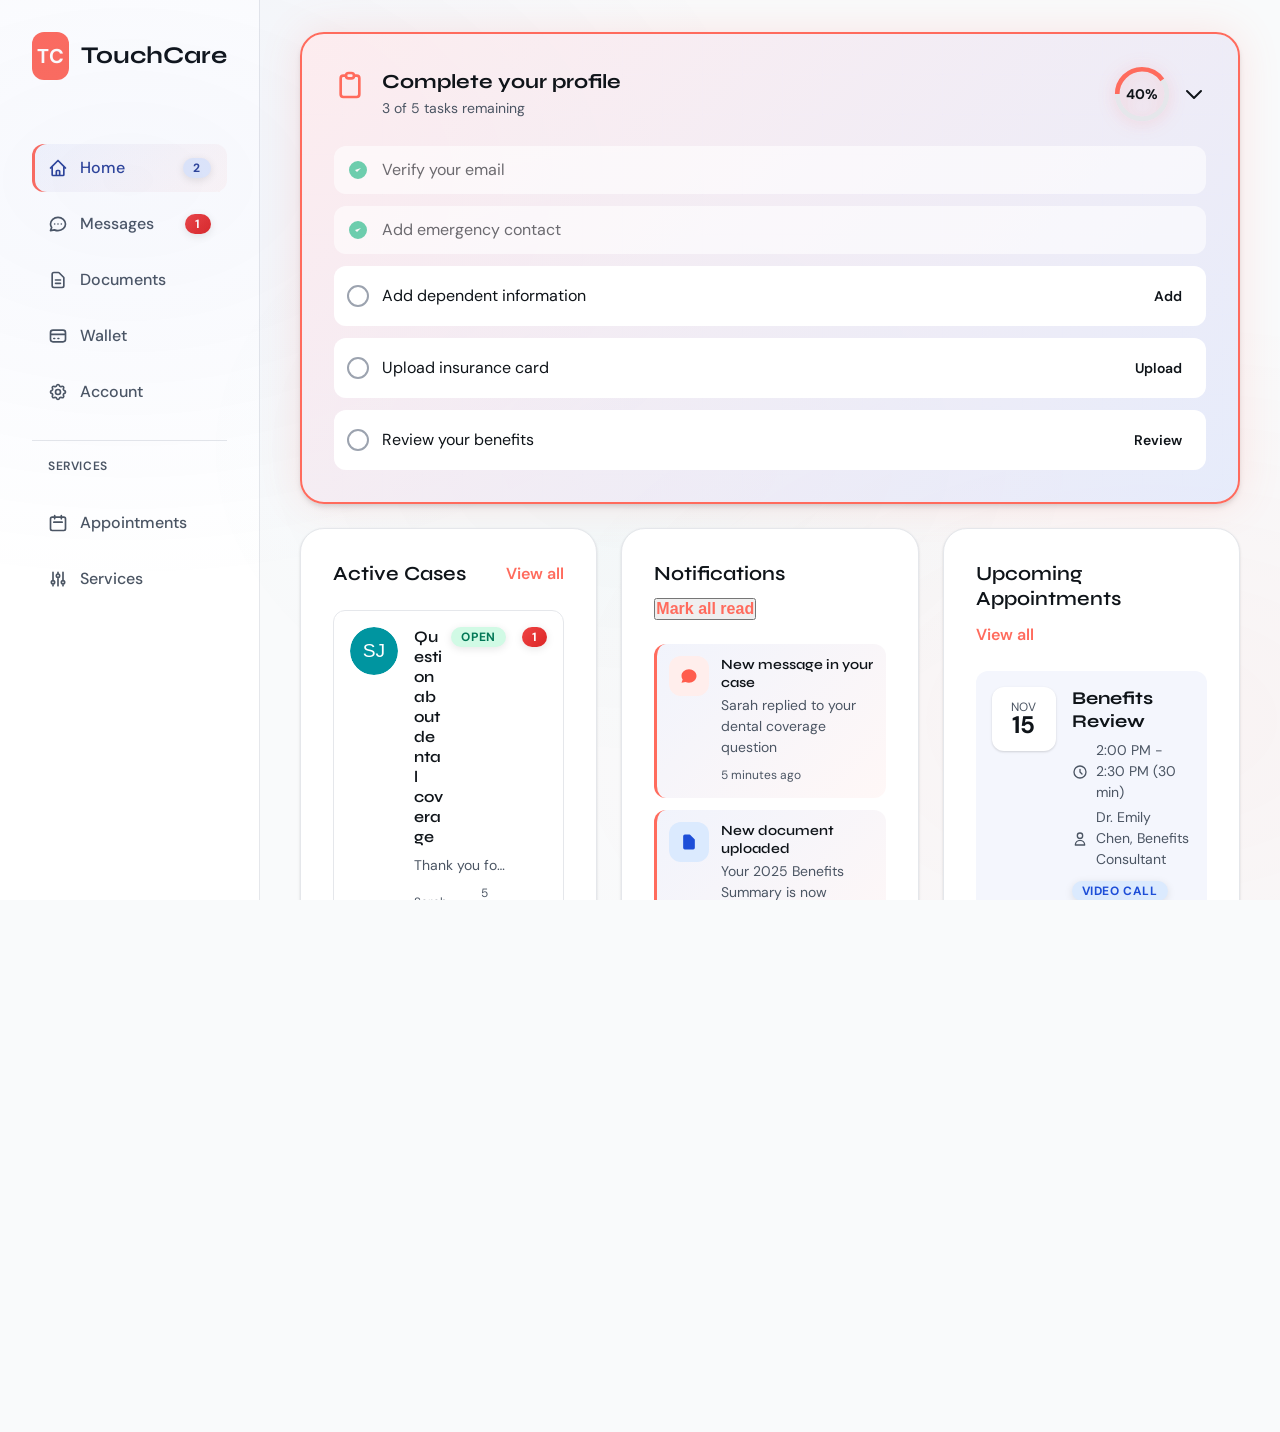
<file: prototype/index.html>
<!DOCTYPE html>
<html lang="en">
<head>
    <meta charset="UTF-8">
    <meta name="viewport" content="width=device-width, initial-scale=1.0">
    <title>TouchCare - Your Health Benefits, Simplified</title>
    <link rel="stylesheet" href="styles.css">
    <link rel="preconnect" href="https://fonts.googleapis.com">
    <link rel="preconnect" href="https://fonts.gstatic.com" crossorigin>
    <link href="https://fonts.googleapis.com/css2?family=Syne:wght@400;600;700;800&family=DM+Sans:wght@400;500;600;700&display=swap" rel="stylesheet">
</head>
<body>
    <!-- Login View -->
    <section id="login-view" class="view">
        <div class="login-container">
            <div class="login-card">
                <div class="logo">
                    <div class="logo-icon">TC</div>
                    <h1>TouchCare</h1>
                </div>

                <h2 class="login-title">Welcome back</h2>
                <p class="login-subtitle">Sign in to access your benefits</p>

                <form class="login-form">
                    <div class="input-wrapper">
                        <label for="login-email" class="input-label">Email or phone</label>
                        <input type="text" id="login-email" class="input" placeholder="you@example.com" value="jane@example.com">
                    </div>

                    <button type="button" class="button button-primary button-lg" onclick="app.sendCode()">
                        Continue
                    </button>
                </form>

                <div class="divider">
                    <span>or</span>
                </div>

                <div class="sso-buttons">
                    <button class="button button-secondary button-lg sso-button" onclick="app.showToast('SSO login demo')">
                        <svg class="icon" viewBox="0 0 24 24" fill="currentColor">
                            <path d="M22.56 12.25c0-.78-.07-1.53-.2-2.25H12v4.26h5.92c-.26 1.37-1.04 2.53-2.21 3.31v2.77h3.57c2.08-1.92 3.28-4.74 3.28-8.09z" fill="#4285F4"/>
                            <path d="M12 23c2.97 0 5.46-.98 7.28-2.66l-3.57-2.77c-.98.66-2.23 1.06-3.71 1.06-2.86 0-5.29-1.93-6.16-4.53H2.18v2.84C3.99 20.53 7.7 23 12 23z" fill="#34A853"/>
                            <path d="M5.84 14.09c-.22-.66-.35-1.36-.35-2.09s.13-1.43.35-2.09V7.07H2.18C1.43 8.55 1 10.22 1 12s.43 3.45 1.18 4.93l2.85-2.22.81-.62z" fill="#FBBC05"/>
                            <path d="M12 5.38c1.62 0 3.06.56 4.21 1.64l3.15-3.15C17.45 2.09 14.97 1 12 1 7.7 1 3.99 3.47 2.18 7.07l3.66 2.84c.87-2.6 3.3-4.53 6.16-4.53z" fill="#EA4335"/>
                        </svg>
                        Continue with Google
                    </button>
                    <button class="button button-secondary button-lg sso-button" onclick="app.showToast('SSO login demo')">
                        <svg class="icon" viewBox="0 0 24 24" fill="currentColor">
                            <path d="M11.4 24H0V8.6h4.6v10.8h6.8V24z M24 24H12.6V0H24c6.6 0 7.2 9.2 0 9.2h-6.8v5.4H24c6.6 0 7.2 9.2 0 9.2z" fill="#00A4EF"/>
                        </svg>
                        Continue with Microsoft
                    </button>
                </div>

                <p class="login-footer">
                    Don't have an account? <a href="#" onclick="app.navigateTo('onboarding-view'); return false;">Sign up</a>
                </p>
            </div>

            <footer class="microcopy">
                <a href="#">touchcare.com/member-portal</a>
            </footer>
        </div>
    </section>

    <!-- Verification Code View -->
    <section id="verification-view" class="view">
        <div class="login-container">
            <div class="login-card">
                <button class="back-button" onclick="app.navigateTo('login-view')">
                    <svg class="icon" fill="none" stroke="currentColor" viewBox="0 0 24 24">
                        <path stroke-linecap="round" stroke-linejoin="round" stroke-width="2" d="M15 19l-7-7 7-7"/>
                    </svg>
                    Back
                </button>

                <h2 class="login-title">Check your email</h2>
                <p class="login-subtitle">We sent a code to <strong>jane@example.com</strong></p>

                <div class="code-input-wrapper">
                    <input type="text" class="code-input" maxlength="1" data-index="0">
                    <input type="text" class="code-input" maxlength="1" data-index="1">
                    <input type="text" class="code-input" maxlength="1" data-index="2">
                    <input type="text" class="code-input" maxlength="1" data-index="3">
                    <input type="text" class="code-input" maxlength="1" data-index="4">
                    <input type="text" class="code-input" maxlength="1" data-index="5">
                </div>

                <button class="button button-primary button-lg" onclick="app.verifyCode()">
                    Verify
                </button>

                <p class="login-footer">
                    Didn't receive the code? <a href="#" onclick="app.showToast('Code resent!'); return false;">Resend</a>
                </p>
            </div>
        </div>
    </section>

    <!-- Onboarding View -->
    <section id="onboarding-view" class="view">
        <div class="onboarding-container">
            <div class="onboarding-progress">
                <div class="progress-bar">
                    <div class="progress-fill" style="width: 33%"></div>
                </div>
                <p class="progress-text">Step 1 of 3</p>
            </div>

            <div class="onboarding-content">
                <h1 class="display-md">Welcome to <span class="text-accent">TouchCare</span></h1>
                <p class="body-lg">Let's get your account set up. This will only take a minute.</p>

                <form class="onboarding-form">
                    <div class="input-wrapper">
                        <label for="ob-email" class="input-label">Email</label>
                        <input type="email" id="ob-email" class="input input-lg" placeholder="you@example.com">
                    </div>

                    <div class="form-row">
                        <div class="input-wrapper">
                            <label for="ob-first-name" class="input-label">First name</label>
                            <input type="text" id="ob-first-name" class="input input-lg" placeholder="Jane">
                        </div>
                        <div class="input-wrapper">
                            <label for="ob-last-name" class="input-label">Last name</label>
                            <input type="text" id="ob-last-name" class="input input-lg" placeholder="Doe">
                        </div>
                    </div>

                    <div class="input-wrapper">
                        <label for="ob-employer" class="input-label">Employer</label>
                        <input type="text" id="ob-employer" class="input input-lg" placeholder="Search for your employer" list="employers">
                        <datalist id="employers">
                            <option value="Acme Corporation">
                            <option value="TechCorp Inc">
                            <option value="Global Industries">
                        </datalist>
                    </div>

                    <button type="button" class="button button-primary button-lg" onclick="app.navigateTo('dashboard-view')">
                        Continue
                    </button>
                </form>

                <p class="login-footer">
                    Already have an account? <a href="#" onclick="app.navigateTo('login-view'); return false;">Sign in</a>
                </p>
            </div>
        </div>
    </section>

    <!-- Dashboard View -->
    <section id="dashboard-view" class="view active">
        <div class="app-layout">
            <!-- Top Bar (Mobile) -->
            <header class="top-bar">
                <div class="logo-small">TC</div>
                <h1 class="page-title">Dashboard</h1>
                <div class="top-bar-actions">
                    <button class="icon-button" onclick="app.toggleNotifications()">
                        <svg class="icon" fill="none" stroke="currentColor" viewBox="0 0 24 24">
                            <path stroke-linecap="round" stroke-linejoin="round" stroke-width="2" d="M15 17h5l-1.405-1.405A2.032 2.032 0 0118 14.158V11a6.002 6.002 0 00-4-5.659V5a2 2 0 10-4 0v.341C7.67 6.165 6 8.388 6 11v3.159c0 .538-.214 1.055-.595 1.436L4 17h5m6 0v1a3 3 0 11-6 0v-1m6 0H9"/>
                        </svg>
                        <span class="badge badge-error">3</span>
                    </button>
                    <button class="avatar" onclick="app.navigateTo('settings-view')">
                        <span>JD</span>
                    </button>
                </div>
            </header>

            <!-- Sidebar (Desktop) -->
            <aside class="sidebar">
                <div class="sidebar-header">
                    <div class="logo">
                        <div class="logo-icon">TC</div>
                        <h1>TouchCare</h1>
                    </div>
                </div>

                <nav class="sidebar-nav">
                    <a href="#" class="nav-item active" onclick="app.navigateTo('dashboard-view'); return false;">
                        <svg class="icon" fill="none" stroke="currentColor" viewBox="0 0 24 24">
                            <path stroke-linecap="round" stroke-linejoin="round" stroke-width="2" d="M3 12l2-2m0 0l7-7 7 7M5 10v10a1 1 0 001 1h3m10-11l2 2m-2-2v10a1 1 0 01-1 1h-3m-6 0a1 1 0 001-1v-4a1 1 0 011-1h2a1 1 0 011 1v4a1 1 0 001 1m-6 0h6"/>
                        </svg>
                        <span>Home</span>
                        <span class="badge badge-primary">2</span>
                    </a>
                    <a href="#" class="nav-item" onclick="app.navigateTo('cases-view'); return false;">
                        <svg class="icon" fill="none" stroke="currentColor" viewBox="0 0 24 24">
                            <path stroke-linecap="round" stroke-linejoin="round" stroke-width="2" d="M8 12h.01M12 12h.01M16 12h.01M21 12c0 4.418-4.03 8-9 8a9.863 9.863 0 01-4.255-.949L3 20l1.395-3.72C3.512 15.042 3 13.574 3 12c0-4.418 4.03-8 9-8s9 3.582 9 8z"/>
                        </svg>
                        <span>Messages</span>
                        <span class="badge badge-error">1</span>
                    </a>
                    <a href="#" class="nav-item" onclick="app.navigateTo('documents-view'); return false;">
                        <svg class="icon" fill="none" stroke="currentColor" viewBox="0 0 24 24">
                            <path stroke-linecap="round" stroke-linejoin="round" stroke-width="2" d="M9 12h6m-6 4h6m2 5H7a2 2 0 01-2-2V5a2 2 0 012-2h5.586a1 1 0 01.707.293l5.414 5.414a1 1 0 01.293.707V19a2 2 0 01-2 2z"/>
                        </svg>
                        <span>Documents</span>
                    </a>
                    <a href="#" class="nav-item" onclick="app.navigateTo('wallet-view'); return false;">
                        <svg class="icon" fill="none" stroke="currentColor" viewBox="0 0 24 24">
                            <path stroke-linecap="round" stroke-linejoin="round" stroke-width="2" d="M3 10h18M7 15h1m4 0h1m-7 4h12a3 3 0 003-3V8a3 3 0 00-3-3H6a3 3 0 00-3 3v8a3 3 0 003 3z"/>
                        </svg>
                        <span>Wallet</span>
                    </a>
                    <a href="#" class="nav-item" onclick="app.navigateTo('settings-view'); return false;">
                        <svg class="icon" fill="none" stroke="currentColor" viewBox="0 0 24 24">
                            <path stroke-linecap="round" stroke-linejoin="round" stroke-width="2" d="M10.325 4.317c.426-1.756 2.924-1.756 3.35 0a1.724 1.724 0 002.573 1.066c1.543-.94 3.31.826 2.37 2.37a1.724 1.724 0 001.065 2.572c1.756.426 1.756 2.924 0 3.35a1.724 1.724 0 00-1.066 2.573c.94 1.543-.826 3.31-2.37 2.37a1.724 1.724 0 00-2.572 1.065c-.426 1.756-2.924 1.756-3.35 0a1.724 1.724 0 00-2.573-1.066c-1.543.94-3.31-.826-2.37-2.37a1.724 1.724 0 00-1.065-2.572c-1.756-.426-1.756-2.924 0-3.35a1.724 1.724 0 001.066-2.573c-.94-1.543.826-3.31 2.37-2.37.996.608 2.296.07 2.572-1.065z"/>
                            <path stroke-linecap="round" stroke-linejoin="round" stroke-width="2" d="M15 12a3 3 0 11-6 0 3 3 0 016 0z"/>
                        </svg>
                        <span>Account</span>
                    </a>

                    <div style="padding: var(--spacing-4) var(--spacing-4) var(--spacing-2); margin-top: var(--spacing-4); border-top: 1px solid var(--tc-color-neutral-200);">
                        <div style="font-size: var(--font-size-xs); font-weight: var(--font-weight-semibold); text-transform: uppercase; letter-spacing: 0.05em; color: var(--color-text-on-surface-secondary); margin-bottom: var(--spacing-2);">Services</div>
                    </div>

                    <a href="#" class="nav-item" onclick="app.navigateTo('get-scheduled-view'); return false;">
                        <svg class="icon" fill="none" stroke="currentColor" viewBox="0 0 24 24">
                            <path stroke-linecap="round" stroke-linejoin="round" stroke-width="2" d="M8 7V3m8 4V3m-9 8h10M5 21h14a2 2 0 002-2V7a2 2 0 00-2-2H5a2 2 0 00-2 2v12a2 2 0 002 2z"/>
                        </svg>
                        <span>Appointments</span>
                    </a>

                    <a href="#" class="nav-item" onclick="app.navigateTo('additional-services-view'); return false;">
                        <svg class="icon" fill="none" stroke="currentColor" viewBox="0 0 24 24">
                            <path stroke-linecap="round" stroke-linejoin="round" stroke-width="2" d="M12 6V4m0 2a2 2 0 100 4m0-4a2 2 0 110 4m-6 8a2 2 0 100-4m0 4a2 2 0 110-4m0 4v2m0-6V4m6 6v10m6-2a2 2 0 100-4m0 4a2 2 0 110-4m0 4v2m0-6V4"/>
                        </svg>
                        <span>Services</span>
                    </a>
                </nav>
            </aside>

            <!-- Main Content -->
            <main class="main-content">
                <div class="dashboard-grid">
                    <!-- Task Bar -->
                    <div class="card task-bar" id="task-bar">
                        <div class="task-bar-header" onclick="app.toggleTaskBar()">
                            <div class="task-bar-title">
                                <svg class="icon icon-lg text-accent" fill="none" stroke="currentColor" viewBox="0 0 24 24">
                                    <path stroke-linecap="round" stroke-linejoin="round" stroke-width="2" d="M9 5H7a2 2 0 00-2 2v12a2 2 0 002 2h10a2 2 0 002-2V7a2 2 0 00-2-2h-2M9 5a2 2 0 002 2h2a2 2 0 002-2M9 5a2 2 0 012-2h2a2 2 0 012 2"/>
                                </svg>
                                <div>
                                    <h3>Complete your profile</h3>
                                    <p class="text-secondary">3 of 5 tasks remaining</p>
                                </div>
                            </div>
                            <div class="task-bar-progress">
                                <div class="progress-ring">
                                    <svg viewBox="0 0 36 36">
                                        <path d="M18 2.0845 a 15.9155 15.9155 0 0 1 0 31.831 a 15.9155 15.9155 0 0 1 0 -31.831" fill="none" stroke="#E5E7EB" stroke-width="3"/>
                                        <path d="M18 2.0845 a 15.9155 15.9155 0 0 1 0 31.831 a 15.9155 15.9155 0 0 1 0 -31.831" fill="none" stroke="#FF6B5D" stroke-width="3" stroke-dasharray="40, 100"/>
                                    </svg>
                                    <span>40%</span>
                                </div>
                                <svg class="icon chevron" fill="none" stroke="currentColor" viewBox="0 0 24 24">
                                    <path stroke-linecap="round" stroke-linejoin="round" stroke-width="2" d="M19 9l-7 7-7-7"/>
                                </svg>
                            </div>
                        </div>
                        <div class="task-bar-tasks">
                            <div class="task completed">
                                <svg class="icon text-success" fill="currentColor" viewBox="0 0 24 24">
                                    <path d="M9 12l2 2 4-4m6 2a9 9 0 11-18 0 9 9 0 0118 0z"/>
                                </svg>
                                <span>Verify your email</span>
                            </div>
                            <div class="task completed">
                                <svg class="icon text-success" fill="currentColor" viewBox="0 0 24 24">
                                    <path d="M9 12l2 2 4-4m6 2a9 9 0 11-18 0 9 9 0 0118 0z"/>
                                </svg>
                                <span>Add emergency contact</span>
                            </div>
                            <div class="task" onclick="if(confirm('Navigate to account settings to add dependent information?')) app.navigateTo('settings-view')" style="cursor: pointer;" title="Add your family members to extend coverage and ensure they can access benefits too.">
                                <svg class="icon text-neutral-400" fill="none" stroke="currentColor" viewBox="0 0 24 24">
                                    <circle cx="12" cy="12" r="10" stroke-width="2"/>
                                </svg>
                                <span>Add dependent information</span>
                                <button class="button button-sm button-tertiary" onclick="event.stopPropagation(); if(confirm('Navigate to account settings to add dependent information?')) app.navigateTo('settings-view')">Add</button>
                            </div>
                            <div class="task" onclick="if(confirm('Navigate to documents to upload your insurance card?')) app.navigateTo('documents-view')" style="cursor: pointer;" title="Upload your insurance card for easy access during doctor visits and when filing claims.">
                                <svg class="icon text-neutral-400" fill="none" stroke="currentColor" viewBox="0 0 24 24">
                                    <circle cx="12" cy="12" r="10" stroke-width="2"/>
                                </svg>
                                <span>Upload insurance card</span>
                                <button class="button button-sm button-tertiary" onclick="event.stopPropagation(); if(confirm('Navigate to documents to upload your insurance card?')) app.navigateTo('documents-view')">Upload</button>
                            </div>
                            <div class="task" onclick="app.navigateTo('get-scheduled-view')" style="cursor: pointer;" title="Schedule a Benefits Refresher consultation to understand and maximize your plan's value.">
                                <svg class="icon text-neutral-400" fill="none" stroke="currentColor" viewBox="0 0 24 24">
                                    <circle cx="12" cy="12" r="10" stroke-width="2"/>
                                </svg>
                                <span>Review your benefits</span>
                                <button class="button button-sm button-tertiary" onclick="event.stopPropagation(); app.navigateTo('get-scheduled-view')">Review</button>
                            </div>
                        </div>
                    </div>

                    <!-- Active Cases -->
                    <div class="card">
                        <div class="card-header">
                            <h3>Active Cases</h3>
                            <a href="#" class="link" onclick="app.navigateTo('cases-view'); return false;">View all</a>
                        </div>
                        <div class="cases-list">
                            <div class="case-item" onclick="app.navigateTo('case-detail-view')">
                                <div class="case-avatar">
                                    <img src="data:image/svg+xml,%3Csvg xmlns='http://www.w3.org/2000/svg' viewBox='0 0 100 100'%3E%3Ccircle cx='50' cy='50' r='50' fill='%230095A0'/%3E%3Ctext x='50' y='50' font-size='40' fill='white' text-anchor='middle' dy='.3em' font-family='sans-serif'%3ESJ%3C/text%3E%3C/svg%3E" alt="Agent">
                                </div>
                                <div class="case-content">
                                    <div class="case-header-row">
                                        <h4>Question about dental coverage</h4>
                                        <span class="badge badge-success badge-sm">Open</span>
                                    </div>
                                    <p class="case-preview">Thank you for reaching out! I'd be happy to help explain your dental coverage limits...</p>
                                    <div class="case-meta">
                                        <span class="agent-name">Sarah Johnson</span>
                                        <span class="dot">•</span>
                                        <span class="time">5 min ago</span>
                                    </div>
                                </div>
                                <span class="badge badge-error badge-sm">1</span>
                            </div>
                        </div>
                        <button class="button button-secondary button-lg" style="margin-top: 1rem;" onclick="app.navigateTo('new-case-view')">
                            <svg class="icon" fill="none" stroke="currentColor" viewBox="0 0 24 24">
                                <path stroke-linecap="round" stroke-linejoin="round" stroke-width="2" d="M12 4v16m8-8H4"/>
                            </svg>
                            Start New Case
                        </button>
                    </div>

                    <!-- Notifications -->
                    <div class="card">
                        <div class="card-header">
                            <h3>Notifications</h3>
                            <button class="link" onclick="app.showToast('All marked as read')">Mark all read</button>
                        </div>
                        <div class="notifications-list">
                            <div class="notification-item unread">
                                <div class="notification-icon bg-accent">
                                    <svg class="icon" fill="currentColor" viewBox="0 0 24 24">
                                        <path d="M8 12h.01M12 12h.01M16 12h.01M21 12c0 4.418-4.03 8-9 8a9.863 9.863 0 01-4.255-.949L3 20l1.395-3.72C3.512 15.042 3 13.574 3 12c0-4.418 4.03-8 9-8s9 3.582 9 8z"/>
                                    </svg>
                                </div>
                                <div class="notification-content">
                                    <h4>New message in your case</h4>
                                    <p>Sarah replied to your dental coverage question</p>
                                    <span class="time">5 minutes ago</span>
                                </div>
                            </div>
                            <div class="notification-item unread">
                                <div class="notification-icon bg-info">
                                    <svg class="icon" fill="currentColor" viewBox="0 0 24 24">
                                        <path d="M9 12h6m-6 4h6m2 5H7a2 2 0 01-2-2V5a2 2 0 012-2h5.586a1 1 0 01.707.293l5.414 5.414a1 1 0 01.293.707V19a2 2 0 01-2 2z"/>
                                    </svg>
                                </div>
                                <div class="notification-content">
                                    <h4>New document uploaded</h4>
                                    <p>Your 2025 Benefits Summary is now available</p>
                                    <span class="time">2 hours ago</span>
                                </div>
                            </div>
                            <div class="notification-item">
                                <div class="notification-icon bg-success">
                                    <svg class="icon" fill="currentColor" viewBox="0 0 24 24">
                                        <path d="M9 12l2 2 4-4m6 2a9 9 0 11-18 0 9 9 0 0118 0z"/>
                                    </svg>
                                </div>
                                <div class="notification-content">
                                    <h4>Profile updated</h4>
                                    <p>Your emergency contact has been saved</p>
                                    <span class="time">Yesterday</span>
                                </div>
                            </div>
                        </div>
                    </div>

                    <!-- Upcoming Appointments -->
                    <div class="card">
                        <div class="card-header">
                            <h3>Upcoming Appointments</h3>
                            <a href="#" class="link">View all</a>
                        </div>
                        <div class="appointment-card">
                            <div class="appointment-date">
                                <div class="date-badge">
                                    <span class="month">Nov</span>
                                    <span class="day">15</span>
                                </div>
                            </div>
                            <div class="appointment-details">
                                <h4>Benefits Review</h4>
                                <p class="appointment-time">
                                    <svg class="icon icon-sm" fill="none" stroke="currentColor" viewBox="0 0 24 24">
                                        <path stroke-linecap="round" stroke-linejoin="round" stroke-width="2" d="M12 8v4l3 3m6-3a9 9 0 11-18 0 9 9 0 0118 0z"/>
                                    </svg>
                                    2:00 PM - 2:30 PM (30 min)
                                </p>
                                <p class="appointment-consultant">
                                    <svg class="icon icon-sm" fill="none" stroke="currentColor" viewBox="0 0 24 24">
                                        <path stroke-linecap="round" stroke-linejoin="round" stroke-width="2" d="M16 7a4 4 0 11-8 0 4 4 0 018 0zM12 14a7 7 0 00-7 7h14a7 7 0 00-7-7z"/>
                                    </svg>
                                    Dr. Emily Chen, Benefits Consultant
                                </p>
                                <div class="appointment-format">
                                    <span class="badge badge-info">Video Call</span>
                                </div>
                            </div>
                        </div>
                        <button class="button button-tertiary button-lg" style="margin-top: 1rem;">
                            <svg class="icon" fill="none" stroke="currentColor" viewBox="0 0 24 24">
                                <path stroke-linecap="round" stroke-linejoin="round" stroke-width="2" d="M8 7V3m8 4V3m-9 8h10M5 21h14a2 2 0 002-2V7a2 2 0 00-2-2H5a2 2 0 00-2 2v12a2 2 0 002 2z"/>
                            </svg>
                            Schedule New Appointment
                        </button>
                    </div>

                    <!-- Quick Actions -->
                    <div class="card quick-actions-card">
                        <h3>Quick Actions</h3>
                        <div class="quick-actions">
                            <button class="quick-action" onclick="app.navigateTo('wallet-view')">
                                <svg class="icon" fill="none" stroke="currentColor" viewBox="0 0 24 24">
                                    <path stroke-linecap="round" stroke-linejoin="round" stroke-width="2" d="M3 10h18M7 15h1m4 0h1m-7 4h12a3 3 0 003-3V8a3 3 0 00-3-3H6a3 3 0 00-3 3v8a3 3 0 003 3z"/>
                                </svg>
                                <span>View ID Card</span>
                            </button>
                            <button class="quick-action" onclick="app.navigateTo('documents-view')">
                                <svg class="icon" fill="none" stroke="currentColor" viewBox="0 0 24 24">
                                    <path stroke-linecap="round" stroke-linejoin="round" stroke-width="2" d="M7 16a4 4 0 01-.88-7.903A5 5 0 1115.9 6L16 6a5 5 0 011 9.9M15 13l-3-3m0 0l-3 3m3-3v12"/>
                                </svg>
                                <span>Upload Document</span>
                            </button>
                            <button class="quick-action">
                                <svg class="icon" fill="none" stroke="currentColor" viewBox="0 0 24 24">
                                    <path stroke-linecap="round" stroke-linejoin="round" stroke-width="2" d="M21 21l-6-6m2-5a7 7 0 11-14 0 7 7 0 0114 0z"/>
                                </svg>
                                <span>Find Provider</span>
                            </button>
                            <button class="quick-action">
                                <svg class="icon" fill="none" stroke="currentColor" viewBox="0 0 24 24">
                                    <path stroke-linecap="round" stroke-linejoin="round" stroke-width="2" d="M18.364 5.636l-3.536 3.536m0 5.656l3.536 3.536M9.172 9.172L5.636 5.636m3.536 9.192l-3.536 3.536M21 12a9 9 0 11-18 0 9 9 0 0118 0zm-5 0a4 4 0 11-8 0 4 4 0 018 0z"/>
                                </svg>
                                <span>Contact Support</span>
                            </button>
                        </div>
                    </div>
                </div>
            </main>

            <!-- Bottom Navigation (Mobile) -->
            <nav class="bottom-nav">
                <a href="#" class="nav-item active" onclick="app.navigateTo('dashboard-view'); return false;">
                    <svg class="icon" fill="none" stroke="currentColor" viewBox="0 0 24 24">
                        <path stroke-linecap="round" stroke-linejoin="round" stroke-width="2" d="M3 12l2-2m0 0l7-7 7 7M5 10v10a1 1 0 001 1h3m10-11l2 2m-2-2v10a1 1 0 01-1 1h-3m-6 0a1 1 0 001-1v-4a1 1 0 011-1h2a1 1 0 011 1v4a1 1 0 001 1m-6 0h6"/>
                    </svg>
                    <span>Home</span>
                </a>
                <a href="#" class="nav-item" onclick="app.navigateTo('cases-view'); return false;">
                    <svg class="icon" fill="none" stroke="currentColor" viewBox="0 0 24 24">
                        <path stroke-linecap="round" stroke-linejoin="round" stroke-width="2" d="M8 12h.01M12 12h.01M16 12h.01M21 12c0 4.418-4.03 8-9 8a9.863 9.863 0 01-4.255-.949L3 20l1.395-3.72C3.512 15.042 3 13.574 3 12c0-4.418 4.03-8 9-8s9 3.582 9 8z"/>
                    </svg>
                    <span>Messages</span>
                    <span class="badge badge-error badge-sm">1</span>
                </a>
                <a href="#" class="nav-item" onclick="app.navigateTo('documents-view'); return false;">
                    <svg class="icon" fill="none" stroke="currentColor" viewBox="0 0 24 24">
                        <path stroke-linecap="round" stroke-linejoin="round" stroke-width="2" d="M9 12h6m-6 4h6m2 5H7a2 2 0 01-2-2V5a2 2 0 012-2h5.586a1 1 0 01.707.293l5.414 5.414a1 1 0 01.293.707V19a2 2 0 01-2 2z"/>
                    </svg>
                    <span>Documents</span>
                </a>
                <a href="#" class="nav-item" onclick="app.navigateTo('wallet-view'); return false;">
                    <svg class="icon" fill="none" stroke="currentColor" viewBox="0 0 24 24">
                        <path stroke-linecap="round" stroke-linejoin="round" stroke-width="2" d="M3 10h18M7 15h1m4 0h1m-7 4h12a3 3 0 003-3V8a3 3 0 00-3-3H6a3 3 0 00-3 3v8a3 3 0 003 3z"/>
                    </svg>
                    <span>Wallet</span>
                </a>
                <a href="#" class="nav-item" onclick="app.navigateTo('settings-view'); return false;">
                    <svg class="icon" fill="none" stroke="currentColor" viewBox="0 0 24 24">
                        <path stroke-linecap="round" stroke-linejoin="round" stroke-width="2" d="M10.325 4.317c.426-1.756 2.924-1.756 3.35 0a1.724 1.724 0 002.573 1.066c1.543-.94 3.31.826 2.37 2.37a1.724 1.724 0 001.065 2.572c1.756.426 1.756 2.924 0 3.35a1.724 1.724 0 00-1.066 2.573c.94 1.543-.826 3.31-2.37 2.37a1.724 1.724 0 00-2.572 1.065c-.426 1.756-2.924 1.756-3.35 0a1.724 1.724 0 00-2.573-1.066c-1.543.94-3.31-.826-2.37-2.37a1.724 1.724 0 00-1.065-2.572c-1.756-.426-1.756-2.924 0-3.35a1.724 1.724 0 001.066-2.573c-.94-1.543.826-3.31 2.37-2.37.996.608 2.296.07 2.572-1.065z"/>
                        <path stroke-linecap="round" stroke-linejoin="round" stroke-width="2" d="M15 12a3 3 0 11-6 0 3 3 0 016 0z"/>
                    </svg>
                    <span>Account</span>
                </a>
            </nav>
        </div>
    </section>

    <!-- Additional views below -->

    <!-- Cases View (Inbox) -->
    <section id="cases-view" class="view">
        <div class="app-layout">
            <header class="top-bar">
                <div class="logo-small">TC</div>
                <h1 class="page-title">Messages</h1>
                <div class="top-bar-actions">
                    <button class="icon-button" onclick="app.navigateTo('new-case-view')">
                        <svg class="icon" fill="none" stroke="currentColor" viewBox="0 0 24 24">
                            <path stroke-linecap="round" stroke-linejoin="round" stroke-width="2" d="M12 4v16m8-8H4"/>
                        </svg>
                    </button>
                    <button class="avatar" onclick="app.navigateTo('settings-view')">
                        <span>JD</span>
                    </button>
                </div>
            </header>

            <aside class="sidebar">
                <div class="sidebar-header">
                    <div class="logo">
                        <div class="logo-icon">TC</div>
                        <h1>TouchCare</h1>
                    </div>
                </div>
                <nav class="sidebar-nav">
                    <a href="#" class="nav-item" onclick="app.navigateTo('dashboard-view'); return false;">
                        <svg class="icon" fill="none" stroke="currentColor" viewBox="0 0 24 24">
                            <path stroke-linecap="round" stroke-linejoin="round" stroke-width="2" d="M3 12l2-2m0 0l7-7 7 7M5 10v10a1 1 0 001 1h3m10-11l2 2m-2-2v10a1 1 0 01-1 1h-3m-6 0a1 1 0 001-1v-4a1 1 0 011-1h2a1 1 0 011 1v4a1 1 0 001 1m-6 0h6"/>
                        </svg>
                        <span>Home</span>
                    </a>
                    <a href="#" class="nav-item active" onclick="app.navigateTo('cases-view'); return false;">
                        <svg class="icon" fill="none" stroke="currentColor" viewBox="0 0 24 24">
                            <path stroke-linecap="round" stroke-linejoin="round" stroke-width="2" d="M8 12h.01M12 12h.01M16 12h.01M21 12c0 4.418-4.03 8-9 8a9.863 9.863 0 01-4.255-.949L3 20l1.395-3.72C3.512 15.042 3 13.574 3 12c0-4.418 4.03-8 9-8s9 3.582 9 8z"/>
                        </svg>
                        <span>Messages</span>
                        <span class="badge badge-error">1</span>
                    </a>
                    <a href="#" class="nav-item" onclick="app.navigateTo('documents-view'); return false;">
                        <svg class="icon" fill="none" stroke="currentColor" viewBox="0 0 24 24">
                            <path stroke-linecap="round" stroke-linejoin="round" stroke-width="2" d="M9 12h6m-6 4h6m2 5H7a2 2 0 01-2-2V5a2 2 0 012-2h5.586a1 1 0 01.707.293l5.414 5.414a1 1 0 01.293.707V19a2 2 0 01-2 2z"/>
                        </svg>
                        <span>Documents</span>
                    </a>
                    <a href="#" class="nav-item" onclick="app.navigateTo('wallet-view'); return false;">
                        <svg class="icon" fill="none" stroke="currentColor" viewBox="0 0 24 24">
                            <path stroke-linecap="round" stroke-linejoin="round" stroke-width="2" d="M3 10h18M7 15h1m4 0h1m-7 4h12a3 3 0 003-3V8a3 3 0 00-3-3H6a3 3 0 00-3 3v8a3 3 0 003 3z"/>
                        </svg>
                        <span>Wallet</span>
                    </a>
                    <a href="#" class="nav-item" onclick="app.navigateTo('settings-view'); return false;">
                        <svg class="icon" fill="none" stroke="currentColor" viewBox="0 0 24 24">
                            <path stroke-linecap="round" stroke-linejoin="round" stroke-width="2" d="M10.325 4.317c.426-1.756 2.924-1.756 3.35 0a1.724 1.724 0 002.573 1.066c1.543-.94 3.31.826 2.37 2.37a1.724 1.724 0 001.065 2.572c1.756.426 1.756 2.924 0 3.35a1.724 1.724 0 00-1.066 2.573c.94 1.543-.826 3.31-2.37 2.37a1.724 1.724 0 00-2.572 1.065c-.426 1.756-2.924 1.756-3.35 0a1.724 1.724 0 00-2.573-1.066c-1.543.94-3.31-.826-2.37-2.37a1.724 1.724 0 00-1.065-2.572c-1.756-.426-1.756-2.924 0-3.35a1.724 1.724 0 001.066-2.573c-.94-1.543.826-3.31 2.37-2.37.996.608 2.296.07 2.572-1.065z"/>
                            <path stroke-linecap="round" stroke-linejoin="round" stroke-width="2" d="M15 12a3 3 0 11-6 0 3 3 0 016 0z"/>
                        </svg>
                        <span>Account</span>
                    </a>
                </nav>
            </aside>

            <main class="main-content">
                <div style="max-width: 900px; margin: 0 auto;">
                    <div class="card">
                        <div class="card-header">
                            <h3>Your Cases</h3>
                            <button class="button button-primary button-sm" onclick="app.navigateTo('new-case-view')">
                                <svg class="icon icon-sm" fill="none" stroke="currentColor" viewBox="0 0 24 24">
                                    <path stroke-linecap="round" stroke-linejoin="round" stroke-width="2" d="M12 4v16m8-8H4"/>
                                </svg>
                                New Case
                            </button>
                        </div>

                        <div class="tabs">
                            <button class="tab active">All</button>
                            <button class="tab">Open</button>
                            <button class="tab">Resolved</button>
                        </div>

                        <div class="cases-list">
                            <div class="case-item" onclick="app.navigateTo('case-detail-view')">
                                <div class="case-avatar">
                                    <img src="data:image/svg+xml,%3Csvg xmlns='http://www.w3.org/2000/svg' viewBox='0 0 100 100'%3E%3Ccircle cx='50' cy='50' r='50' fill='%230095A0'/%3E%3Ctext x='50' y='50' font-size='40' fill='white' text-anchor='middle' dy='.3em' font-family='sans-serif'%3ESJ%3C/text%3E%3C/svg%3E" alt="Agent">
                                </div>
                                <div class="case-content">
                                    <div class="case-header-row">
                                        <h4>Question about dental coverage</h4>
                                        <span class="badge badge-success badge-sm">Open</span>
                                    </div>
                                    <p class="case-preview">Thank you for reaching out! I'd be happy to help explain your dental coverage limits...</p>
                                    <div class="case-meta">
                                        <span class="agent-name">Sarah Johnson</span>
                                        <span class="dot">•</span>
                                        <span class="time">5 min ago</span>
                                    </div>
                                </div>
                                <span class="badge badge-error badge-sm">1</span>
                            </div>

                            <div class="case-item">
                                <div class="case-avatar">
                                    <img src="data:image/svg+xml,%3Csvg xmlns='http://www.w3.org/2000/svg' viewBox='0 0 100 100'%3E%3Ccircle cx='50' cy='50' r='50' fill='%234E6DD6'/%3E%3Ctext x='50' y='50' font-size='40' fill='white' text-anchor='middle' dy='.3em' font-family='sans-serif'%3EMC%3C/text%3E%3C/svg%3E" alt="Agent">
                                </div>
                                <div class="case-content">
                                    <div class="case-header-row">
                                        <h4>Claim status inquiry</h4>
                                        <span class="badge badge-warning badge-sm">Waiting on you</span>
                                    </div>
                                    <p class="case-preview">I've checked on your claim. Could you please provide the claim reference number?</p>
                                    <div class="case-meta">
                                        <span class="agent-name">Michael Chen</span>
                                        <span class="dot">•</span>
                                        <span class="time">2 days ago</span>
                                    </div>
                                </div>
                            </div>

                            <div class="case-item">
                                <div class="case-avatar">
                                    <img src="data:image/svg+xml,%3Csvg xmlns='http://www.w3.org/2000/svg' viewBox='0 0 100 100'%3E%3Ccircle cx='50' cy='50' r='50' fill='%2310B981'/%3E%3Ctext x='50' y='50' font-size='40' fill='white' text-anchor='middle' dy='.3em' font-family='sans-serif'%3ELT%3C/text%3E%3C/svg%3E" alt="Agent">
                                </div>
                                <div class="case-content">
                                    <div class="case-header-row">
                                        <h4>Benefits enrollment question</h4>
                                        <span class="badge badge-sm" style="background: var(--tc-color-neutral-200); color: var(--tc-color-neutral-700);">Resolved</span>
                                    </div>
                                    <p class="case-preview">Perfect! I'm glad I could help clarify the enrollment process. Feel free to reach out anytime...</p>
                                    <div class="case-meta">
                                        <span class="agent-name">Lisa Thompson</span>
                                        <span class="dot">•</span>
                                        <span class="time">1 week ago</span>
                                    </div>
                                </div>
                            </div>
                        </div>
                    </div>
                </div>
            </main>

            <nav class="bottom-nav">
                <a href="#" class="nav-item" onclick="app.navigateTo('dashboard-view'); return false;">
                    <svg class="icon" fill="none" stroke="currentColor" viewBox="0 0 24 24"><path stroke-linecap="round" stroke-linejoin="round" stroke-width="2" d="M3 12l2-2m0 0l7-7 7 7M5 10v10a1 1 0 001 1h3m10-11l2 2m-2-2v10a1 1 0 01-1 1h-3m-6 0a1 1 0 001-1v-4a1 1 0 011-1h2a1 1 0 011 1v4a1 1 0 001 1m-6 0h6"/></svg>
                    <span>Home</span>
                </a>
                <a href="#" class="nav-item active" onclick="app.navigateTo('cases-view'); return false;">
                    <svg class="icon" fill="none" stroke="currentColor" viewBox="0 0 24 24"><path stroke-linecap="round" stroke-linejoin="round" stroke-width="2" d="M8 12h.01M12 12h.01M16 12h.01M21 12c0 4.418-4.03 8-9 8a9.863 9.863 0 01-4.255-.949L3 20l1.395-3.72C3.512 15.042 3 13.574 3 12c0-4.418 4.03-8 9-8s9 3.582 9 8z"/></svg>
                    <span>Messages</span>
                    <span class="badge badge-error badge-sm">1</span>
                </a>
                <a href="#" class="nav-item" onclick="app.navigateTo('documents-view'); return false;">
                    <svg class="icon" fill="none" stroke="currentColor" viewBox="0 0 24 24"><path stroke-linecap="round" stroke-linejoin="round" stroke-width="2" d="M9 12h6m-6 4h6m2 5H7a2 2 0 01-2-2V5a2 2 0 012-2h5.586a1 1 0 01.707.293l5.414 5.414a1 1 0 01.293.707V19a2 2 0 01-2 2z"/></svg>
                    <span>Documents</span>
                </a>
                <a href="#" class="nav-item" onclick="app.navigateTo('wallet-view'); return false;">
                    <svg class="icon" fill="none" stroke="currentColor" viewBox="0 0 24 24"><path stroke-linecap="round" stroke-linejoin="round" stroke-width="2" d="M3 10h18M7 15h1m4 0h1m-7 4h12a3 3 0 003-3V8a3 3 0 00-3-3H6a3 3 0 00-3 3v8a3 3 0 003 3z"/></svg>
                    <span>Wallet</span>
                </a>
                <a href="#" class="nav-item" onclick="app.navigateTo('settings-view'); return false;">
                    <svg class="icon" fill="none" stroke="currentColor" viewBox="0 0 24 24"><path stroke-linecap="round" stroke-linejoin="round" stroke-width="2" d="M10.325 4.317c.426-1.756 2.924-1.756 3.35 0a1.724 1.724 0 002.573 1.066c1.543-.94 3.31.826 2.37 2.37a1.724 1.724 0 001.065 2.572c1.756.426 1.756 2.924 0 3.35a1.724 1.724 0 00-1.066 2.573c.94 1.543-.826 3.31-2.37 2.37a1.724 1.724 0 00-2.572 1.065c-.426 1.756-2.924 1.756-3.35 0a1.724 1.724 0 00-2.573-1.066c-1.543.94-3.31-.826-2.37-2.37a1.724 1.724 0 00-1.065-2.572c-1.756-.426-1.756-2.924 0-3.35a1.724 1.724 0 001.066-2.573c-.94-1.543.826-3.31 2.37-2.37.996.608 2.296.07 2.572-1.065z"/><path stroke-linecap="round" stroke-linejoin="round" stroke-width="2" d="M15 12a3 3 0 11-6 0 3 3 0 016 0z"/></svg>
                    <span>Account</span>
                </a>
            </nav>
        </div>
    </section>

    <!-- Case Detail View -->
    <section id="case-detail-view" class="view">
        <div class="app-layout">
            <header class="top-bar">
                <button class="icon-button" onclick="app.navigateTo('cases-view')">
                    <svg class="icon" fill="none" stroke="currentColor" viewBox="0 0 24 24">
                        <path stroke-linecap="round" stroke-linejoin="round" stroke-width="2" d="M15 19l-7-7 7-7"/>
                    </svg>
                </button>
                <h1 class="page-title">Case Details</h1>
                <div class="top-bar-actions">
                    <button class="avatar" onclick="app.navigateTo('settings-view')">
                        <span>JD</span>
                    </button>
                </div>
            </header>

            <main class="main-content" style="max-width: 900px; margin: 0 auto;">
                <div class="card" style="margin-bottom: 1.5rem;">
                    <div style="display: flex; justify-content: space-between; align-items: start; margin-bottom: 1rem;">
                        <div>
                            <h2 style="font-size: var(--font-size-2xl); margin-bottom: 0.5rem;">Question about dental coverage</h2>
                            <div style="display: flex; align-items: center; gap: 1rem;">
                                <span class="badge badge-success">Open</span>
                                <span class="text-secondary" style="font-size: var(--font-size-sm);">Case #12345</span>
                            </div>
                        </div>
                        <button class="button button-tertiary button-sm" onclick="app.showToast('Case marked as resolved')">
                            <svg class="icon icon-sm" fill="none" stroke="currentColor" viewBox="0 0 24 24">
                                <path stroke-linecap="round" stroke-linejoin="round" stroke-width="2" d="M9 12l2 2 4-4m6 2a9 9 0 11-18 0 9 9 0 0118 0z"/>
                            </svg>
                            Mark Resolved
                        </button>
                    </div>

                    <div style="background: var(--tc-color-neutral-50); padding: 1rem; border-radius: var(--radius-lg); margin-bottom: 1.5rem;">
                        <div style="display: flex; align-items: center; gap: 1rem; margin-bottom: 0.5rem;">
                            <img src="data:image/svg+xml,%3Csvg xmlns='http://www.w3.org/2000/svg' viewBox='0 0 100 100'%3E%3Ccircle cx='50' cy='50' r='50' fill='%230095A0'/%3E%3Ctext x='50' y='50' font-size='40' fill='white' text-anchor='middle' dy='.3em' font-family='sans-serif'%3ESJ%3C/text%3E%3C/svg%3E" alt="Agent" style="width: 36px; height: 36px; border-radius: var(--radius-full);">
                            <div>
                                <div style="font-weight: var(--font-weight-semibold);">Sarah Johnson</div>
                                <div style="font-size: var(--font-size-sm); color: var(--color-text-on-surface-secondary);">Benefits Specialist</div>
                            </div>
                            <div style="margin-left: auto; display: flex; align-items: center; gap: 0.5rem;">
                                <div style="width: 8px; height: 8px; background: var(--tc-color-success-500); border-radius: var(--radius-full);"></div>
                                <span style="font-size: var(--font-size-sm); color: var(--color-text-on-surface-secondary);">Online</span>
                            </div>
                        </div>
                    </div>

                    <!-- Message Thread -->
                    <div style="display: flex; flex-direction: column; gap: 1.5rem; margin-bottom: 1.5rem;">
                        <!-- Member Message -->
                        <div style="display: flex; gap: 1rem;">
                            <div class="avatar" style="flex-shrink: 0;">JD</div>
                            <div style="flex: 1;">
                                <div style="background: var(--tc-color-indigo-50); padding: 1rem; border-radius: var(--radius-lg);">
                                    <p>Hi, I have a question about my dental coverage limits. I need to get a crown but I'm not sure if it's covered or what my annual maximum is.</p>
                                </div>
                                <span style="font-size: var(--font-size-xs); color: var(--color-text-on-surface-secondary); margin-top: 0.5rem; display: block;">2 days ago</span>
                            </div>
                        </div>

                        <!-- Agent Message -->
                        <div style="display: flex; gap: 1rem; flex-direction: row-reverse;">
                            <img src="data:image/svg+xml,%3Csvg xmlns='http://www.w3.org/2000/svg' viewBox='0 0 100 100'%3E%3Ccircle cx='50' cy='50' r='50' fill='%230095A0'/%3E%3Ctext x='50' y='50' font-size='40' fill='white' text-anchor='middle' dy='.3em' font-family='sans-serif'%3ESJ%3C/text%3E%3C/svg%3E" alt="Agent" style="width: 40px; height: 40px; border-radius: var(--radius-full); flex-shrink: 0;">
                            <div style="flex: 1; text-align: right;">
                                <div style="background: var(--tc-color-neutral-100); padding: 1rem; border-radius: var(--radius-lg); text-align: left;">
                                    <p>Thank you for reaching out! I'd be happy to help explain your dental coverage limits.</p>
                                    <p style="margin-top: 0.5rem;">According to your plan, dental crowns are covered at 50% after your deductible. Your annual maximum for dental coverage is $1,500.</p>
                                    <p style="margin-top: 0.5rem;">I've attached your dental benefits summary for your reference.</p>
                                </div>
                                <span style="font-size: var(--font-size-xs); color: var(--color-text-on-surface-secondary); margin-top: 0.5rem; display: block;">2 days ago</span>
                            </div>
                        </div>

                        <!-- Member Message -->
                        <div style="display: flex; gap: 1rem;">
                            <div class="avatar" style="flex-shrink: 0;">JD</div>
                            <div style="flex: 1;">
                                <div style="background: var(--tc-color-indigo-50); padding: 1rem; border-radius: var(--radius-lg);">
                                    <p>That's very helpful, thank you! One more question - has any of my $1,500 annual maximum been used this year?</p>
                                </div>
                                <span style="font-size: var(--font-size-xs); color: var(--color-text-on-surface-secondary); margin-top: 0.5rem; display: block;">5 minutes ago</span>
                            </div>
                        </div>
                    </div>

                    <!-- Message Composer -->
                    <div style="border-top: 1px solid var(--tc-color-neutral-200); padding-top: 1.5rem;">
                        <textarea placeholder="Type your message..." style="width: 100%; min-height: 80px; padding: 1rem; border: 2px solid var(--tc-color-neutral-200); border-radius: var(--radius-lg); font-family: var(--font-family-body); font-size: var(--font-size-base); resize: vertical;" onfocus="this.style.borderColor='var(--color-interactive-primary)'" onblur="this.style.borderColor='var(--tc-color-neutral-200)'"></textarea>
                        <div style="display: flex; justify-content: space-between; align-items: center; margin-top: 1rem;">
                            <button class="button button-tertiary button-sm" onclick="app.showToast('Attachment feature')">
                                <svg class="icon icon-sm" fill="none" stroke="currentColor" viewBox="0 0 24 24">
                                    <path stroke-linecap="round" stroke-linejoin="round" stroke-width="2" d="M15.172 7l-6.586 6.586a2 2 0 102.828 2.828l6.414-6.586a4 4 0 00-5.656-5.656l-6.415 6.585a6 6 0 108.486 8.486L20.5 13"/>
                                </svg>
                                Attach
                            </button>
                            <button class="button button-primary button-md" onclick="app.showToast('Message sent!')">
                                Send Message
                            </button>
                        </div>
                    </div>
                </div>
            </main>
        </div>
    </section>

    <!-- Documents View -->
    <section id="documents-view" class="view">
        <div class="app-layout">
            <header class="top-bar">
                <div class="logo-small">TC</div>
                <h1 class="page-title">Documents</h1>
                <div class="top-bar-actions">
                    <button class="icon-button" onclick="app.showToast('Search feature')">
                        <svg class="icon" fill="none" stroke="currentColor" viewBox="0 0 24 24">
                            <path stroke-linecap="round" stroke-linejoin="round" stroke-width="2" d="M21 21l-6-6m2-5a7 7 0 11-14 0 7 7 0 0114 0z"/>
                        </svg>
                    </button>
                    <button class="icon-button" onclick="app.showToast('Upload document feature')">
                        <svg class="icon" fill="none" stroke="currentColor" viewBox="0 0 24 24">
                            <path stroke-linecap="round" stroke-linejoin="round" stroke-width="2" d="M7 16a4 4 0 01-.88-7.903A5 5 0 1115.9 6L16 6a5 5 0 011 9.9M15 13l-3-3m0 0l-3 3m3-3v12"/>
                        </svg>
                    </button>
                    <button class="avatar" onclick="app.navigateTo('settings-view')">
                        <span>JD</span>
                    </button>
                </div>
            </header>

            <aside class="sidebar">
                <div class="sidebar-header">
                    <div class="logo">
                        <div class="logo-icon">TC</div>
                        <h1>TouchCare</h1>
                    </div>
                </div>
                <nav class="sidebar-nav">
                    <a href="#" class="nav-item" onclick="app.navigateTo('dashboard-view'); return false;">
                        <svg class="icon" fill="none" stroke="currentColor" viewBox="0 0 24 24"><path stroke-linecap="round" stroke-linejoin="round" stroke-width="2" d="M3 12l2-2m0 0l7-7 7 7M5 10v10a1 1 0 001 1h3m10-11l2 2m-2-2v10a1 1 0 01-1 1h-3m-6 0a1 1 0 001-1v-4a1 1 0 011-1h2a1 1 0 011 1v4a1 1 0 001 1m-6 0h6"/></svg>
                        <span>Home</span>
                    </a>
                    <a href="#" class="nav-item" onclick="app.navigateTo('cases-view'); return false;">
                        <svg class="icon" fill="none" stroke="currentColor" viewBox="0 0 24 24"><path stroke-linecap="round" stroke-linejoin="round" stroke-width="2" d="M8 12h.01M12 12h.01M16 12h.01M21 12c0 4.418-4.03 8-9 8a9.863 9.863 0 01-4.255-.949L3 20l1.395-3.72C3.512 15.042 3 13.574 3 12c0-4.418 4.03-8 9-8s9 3.582 9 8z"/></svg>
                        <span>Messages</span>
                    </a>
                    <a href="#" class="nav-item active" onclick="app.navigateTo('documents-view'); return false;">
                        <svg class="icon" fill="none" stroke="currentColor" viewBox="0 0 24 24"><path stroke-linecap="round" stroke-linejoin="round" stroke-width="2" d="M9 12h6m-6 4h6m2 5H7a2 2 0 01-2-2V5a2 2 0 012-2h5.586a1 1 0 01.707.293l5.414 5.414a1 1 0 01.293.707V19a2 2 0 01-2 2z"/></svg>
                        <span>Documents</span>
                    </a>
                    <a href="#" class="nav-item" onclick="app.navigateTo('wallet-view'); return false;">
                        <svg class="icon" fill="none" stroke="currentColor" viewBox="0 0 24 24"><path stroke-linecap="round" stroke-linejoin="round" stroke-width="2" d="M3 10h18M7 15h1m4 0h1m-7 4h12a3 3 0 003-3V8a3 3 0 00-3-3H6a3 3 0 00-3 3v8a3 3 0 003 3z"/></svg>
                        <span>Wallet</span>
                    </a>
                    <a href="#" class="nav-item" onclick="app.navigateTo('settings-view'); return false;">
                        <svg class="icon" fill="none" stroke="currentColor" viewBox="0 0 24 24"><path stroke-linecap="round" stroke-linejoin="round" stroke-width="2" d="M10.325 4.317c.426-1.756 2.924-1.756 3.35 0a1.724 1.724 0 002.573 1.066c1.543-.94 3.31.826 2.37 2.37a1.724 1.724 0 001.065 2.572c1.756.426 1.756 2.924 0 3.35a1.724 1.724 0 00-1.066 2.573c.94 1.543-.826 3.31-2.37 2.37a1.724 1.724 0 00-2.572 1.065c-.426 1.756-2.924 1.756-3.35 0a1.724 1.724 0 00-2.573-1.066c-1.543.94-3.31-.826-2.37-2.37a1.724 1.724 0 00-1.065-2.572c-1.756-.426-1.756-2.924 0-3.35a1.724 1.724 0 001.066-2.573c-.94-1.543.826-3.31 2.37-2.37.996.608 2.296.07 2.572-1.065z"/><path stroke-linecap="round" stroke-linejoin="round" stroke-width="2" d="M15 12a3 3 0 11-6 0 3 3 0 016 0z"/></svg>
                        <span>Account</span>
                    </a>
                </nav>
            </aside>

            <main class="main-content">
                <div class="card" style="margin-bottom: 1.5rem;">
                    <div class="tabs">
                        <button class="tab active">All Documents</button>
                        <button class="tab">Insurance Cards</button>
                        <button class="tab">Claims & EOBs</button>
                        <button class="tab">Policies</button>
                    </div>
                </div>

                <div class="dashboard-grid">
                    <!-- Pinned Documents -->
                    <div class="card" style="grid-column: 1 / -1;">
                        <div class="card-header">
                            <h3>Pinned Documents</h3>
                        </div>
                        <div style="display: grid; grid-template-columns: repeat(auto-fill, minmax(200px, 1fr)); gap: 1rem;">
                            <div class="card" style="padding: 1rem; cursor: pointer; transition: all 0.2s; box-shadow: none; border: 2px solid var(--tc-color-neutral-200);" onmouseover="this.style.boxShadow='var(--shadow-md)'; this.style.borderColor='var(--color-interactive-primary)'" onmouseout="this.style.boxShadow='none'; this.style.borderColor='var(--tc-color-neutral-200)'" onclick="app.showToast('Document preview')">
                                <div style="width: 100%; aspect-ratio: 3/4; background: linear-gradient(135deg, var(--tc-color-indigo-100), var(--tc-color-coral-100)); border-radius: var(--radius-md); margin-bottom: 0.75rem; display: flex; align-items: center; justify-content: center;">
                                    <svg class="icon icon-lg" style="color: var(--tc-color-indigo-600);" fill="none" stroke="currentColor" viewBox="0 0 24 24">
                                        <path stroke-linecap="round" stroke-linejoin="round" stroke-width="2" d="M3 10h18M7 15h1m4 0h1m-7 4h12a3 3 0 003-3V8a3 3 0 00-3-3H6a3 3 0 00-3 3v8a3 3 0 003 3z"/>
                                    </svg>
                                </div>
                                <div style="display: flex; align-items: start; gap: 0.5rem; margin-bottom: 0.5rem;">
                                    <h4 style="font-size: var(--font-size-sm); font-weight: var(--font-weight-semibold); flex: 1;">Medical Insurance Card 2025</h4>
                                    <svg class="icon icon-sm" style="color: var(--tc-color-warning-600);" fill="currentColor" viewBox="0 0 24 24">
                                        <path d="M5 5a2 2 0 012-2h10a2 2 0 012 2v16l-7-3.5L5 21V5z"/>
                                    </svg>
                                </div>
                                <p style="font-size: var(--font-size-xs); color: var(--color-text-on-surface-secondary);">Jan 5, 2025</p>
                            </div>

                            <div class="card" style="padding: 1rem; cursor: pointer; transition: all 0.2s; box-shadow: none; border: 2px solid var(--tc-color-neutral-200);" onmouseover="this.style.boxShadow='var(--shadow-md)'; this.style.borderColor='var(--color-interactive-primary)'" onmouseout="this.style.boxShadow='none'; this.style.borderColor='var(--tc-color-neutral-200)'" onclick="app.showToast('Document preview')">
                                <div style="width: 100%; aspect-ratio: 3/4; background: linear-gradient(135deg, var(--tc-color-teal-100), var(--tc-color-indigo-100)); border-radius: var(--radius-md); margin-bottom: 0.75rem; display: flex; align-items: center; justify-content: center;">
                                    <svg class="icon icon-lg" style="color: var(--tc-color-teal-700);" fill="none" stroke="currentColor" viewBox="0 0 24 24">
                                        <path stroke-linecap="round" stroke-linejoin="round" stroke-width="2" d="M9 12h6m-6 4h6m2 5H7a2 2 0 01-2-2V5a2 2 0 012-2h5.586a1 1 0 01.707.293l5.414 5.414a1 1 0 01.293.707V19a2 2 0 01-2 2z"/>
                                    </svg>
                                </div>
                                <div style="display: flex; align-items: start; gap: 0.5rem; margin-bottom: 0.5rem;">
                                    <h4 style="font-size: var(--font-size-sm); font-weight: var(--font-weight-semibold); flex: 1;">2025 Benefits Summary</h4>
                                    <svg class="icon icon-sm" style="color: var(--tc-color-warning-600);" fill="currentColor" viewBox="0 0 24 24">
                                        <path d="M5 5a2 2 0 012-2h10a2 2 0 012 2v16l-7-3.5L5 21V5z"/>
                                    </svg>
                                </div>
                                <p style="font-size: var(--font-size-xs); color: var(--color-text-on-surface-secondary);">Jan 1, 2025</p>
                            </div>
                        </div>
                    </div>

                    <!-- Recent Documents -->
                    <div class="card" style="grid-column: 1 / -1;">
                        <div class="card-header">
                            <h3>Recent Documents</h3>
                        </div>
                        <div style="display: grid; grid-template-columns: repeat(auto-fill, minmax(200px, 1fr)); gap: 1rem;">
                            <div class="card" style="padding: 1rem; cursor: pointer; transition: all 0.2s; box-shadow: none; border: 2px solid var(--tc-color-neutral-200);" onmouseover="this.style.boxShadow='var(--shadow-md)'; this.style.borderColor='var(--color-interactive-primary)'" onmouseout="this.style.boxShadow='none'; this.style.borderColor='var(--tc-color-neutral-200)'" onclick="app.showToast('Document preview')">
                                <div style="width: 100%; aspect-ratio: 3/4; background: linear-gradient(135deg, var(--tc-color-neutral-100), var(--tc-color-neutral-200)); border-radius: var(--radius-md); margin-bottom: 0.75rem; display: flex; align-items: center; justify-content: center;">
                                    <svg class="icon icon-lg" style="color: var(--tc-color-neutral-600);" fill="none" stroke="currentColor" viewBox="0 0 24 24">
                                        <path stroke-linecap="round" stroke-linejoin="round" stroke-width="2" d="M9 12h6m-6 4h6m2 5H7a2 2 0 01-2-2V5a2 2 0 012-2h5.586a1 1 0 01.707.293l5.414 5.414a1 1 0 01.293.707V19a2 2 0 01-2 2z"/>
                                    </svg>
                                </div>
                                <h4 style="font-size: var(--font-size-sm); font-weight: var(--font-weight-semibold); margin-bottom: 0.5rem;">Dental EOB - October 2024</h4>
                                <p style="font-size: var(--font-size-xs); color: var(--color-text-on-surface-secondary);">Nov 2, 2024</p>
                            </div>

                            <div class="card" style="padding: 1rem; cursor: pointer; transition: all 0.2s; box-shadow: none; border: 2px solid var(--tc-color-neutral-200);" onmouseover="this.style.boxShadow='var(--shadow-md)'; this.style.borderColor='var(--color-interactive-primary)'" onmouseout="this.style.boxShadow='none'; this.style.borderColor='var(--tc-color-neutral-200)'" onclick="app.showToast('Document preview')">
                                <div style="width: 100%; aspect-ratio: 3/4; background: linear-gradient(135deg, var(--tc-color-neutral-100), var(--tc-color-neutral-200)); border-radius: var(--radius-md); margin-bottom: 0.75rem; display: flex; align-items: center; justify-content: center;">
                                    <svg class="icon icon-lg" style="color: var(--tc-color-neutral-600);" fill="none" stroke="currentColor" viewBox="0 0 24 24">
                                        <path stroke-linecap="round" stroke-linejoin="round" stroke-width="2" d="M9 12h6m-6 4h6m2 5H7a2 2 0 01-2-2V5a2 2 0 012-2h5.586a1 1 0 01.707.293l5.414 5.414a1 1 0 01.293.707V19a2 2 0 01-2 2z"/>
                                    </svg>
                                </div>
                                <h4 style="font-size: var(--font-size-sm); font-weight: var(--font-weight-semibold); margin-bottom: 0.5rem;">Enrollment Confirmation</h4>
                                <p style="font-size: var(--font-size-xs); color: var(--color-text-on-surface-secondary);">Oct 15, 2024</p>
                            </div>

                            <div class="card" style="padding: 1rem; cursor: pointer; transition: all 0.2s; box-shadow: none; border: 2px solid var(--tc-color-neutral-200);" onmouseover="this.style.boxShadow='var(--shadow-md)'; this.style.borderColor='var(--color-interactive-primary)'" onmouseout="this.style.boxShadow='none'; this.style.borderColor='var(--tc-color-neutral-200)'" onclick="app.showToast('Document preview')">
                                <div style="width: 100%; aspect-ratio: 3/4; background: linear-gradient(135deg, var(--tc-color-neutral-100), var(--tc-color-neutral-200)); border-radius: var(--radius-md); margin-bottom: 0.75rem; display: flex; align-items: center; justify-content: center;">
                                    <svg class="icon icon-lg" style="color: var(--tc-color-neutral-600);" fill="none" stroke="currentColor" viewBox="0 0 24 24">
                                        <path stroke-linecap="round" stroke-linejoin="round" stroke-width="2" d="M9 12h6m-6 4h6m2 5H7a2 2 0 01-2-2V5a2 2 0 012-2h5.586a1 1 0 01.707.293l5.414 5.414a1 1 0 01.293.707V19a2 2 0 01-2 2z"/>
                                    </svg>
                                </div>
                                <h4 style="font-size: var(--font-size-sm); font-weight: var(--font-weight-semibold); margin-bottom: 0.5rem;">Plan Overview 2024</h4>
                                <p style="font-size: var(--font-size-xs); color: var(--color-text-on-surface-secondary);">Sept 28, 2024</p>
                            </div>
                        </div>
                    </div>
                </div>
            </main>

            <nav class="bottom-nav">
                <a href="#" class="nav-item" onclick="app.navigateTo('dashboard-view'); return false;"><svg class="icon" fill="none" stroke="currentColor" viewBox="0 0 24 24"><path stroke-linecap="round" stroke-linejoin="round" stroke-width="2" d="M3 12l2-2m0 0l7-7 7 7M5 10v10a1 1 0 001 1h3m10-11l2 2m-2-2v10a1 1 0 01-1 1h-3m-6 0a1 1 0 001-1v-4a1 1 0 011-1h2a1 1 0 011 1v4a1 1 0 001 1m-6 0h6"/></svg><span>Home</span></a>
                <a href="#" class="nav-item" onclick="app.navigateTo('cases-view'); return false;"><svg class="icon" fill="none" stroke="currentColor" viewBox="0 0 24 24"><path stroke-linecap="round" stroke-linejoin="round" stroke-width="2" d="M8 12h.01M12 12h.01M16 12h.01M21 12c0 4.418-4.03 8-9 8a9.863 9.863 0 01-4.255-.949L3 20l1.395-3.72C3.512 15.042 3 13.574 3 12c0-4.418 4.03-8 9-8s9 3.582 9 8z"/></svg><span>Messages</span></a>
                <a href="#" class="nav-item active" onclick="app.navigateTo('documents-view'); return false;"><svg class="icon" fill="none" stroke="currentColor" viewBox="0 0 24 24"><path stroke-linecap="round" stroke-linejoin="round" stroke-width="2" d="M9 12h6m-6 4h6m2 5H7a2 2 0 01-2-2V5a2 2 0 012-2h5.586a1 1 0 01.707.293l5.414 5.414a1 1 0 01.293.707V19a2 2 0 01-2 2z"/></svg><span>Documents</span></a>
                <a href="#" class="nav-item" onclick="app.navigateTo('wallet-view'); return false;"><svg class="icon" fill="none" stroke="currentColor" viewBox="0 0 24 24"><path stroke-linecap="round" stroke-linejoin="round" stroke-width="2" d="M3 10h18M7 15h1m4 0h1m-7 4h12a3 3 0 003-3V8a3 3 0 00-3-3H6a3 3 0 00-3 3v8a3 3 0 003 3z"/></svg><span>Wallet</span></a>
                <a href="#" class="nav-item" onclick="app.navigateTo('settings-view'); return false;"><svg class="icon" fill="none" stroke="currentColor" viewBox="0 0 24 24"><path stroke-linecap="round" stroke-linejoin="round" stroke-width="2" d="M10.325 4.317c.426-1.756 2.924-1.756 3.35 0a1.724 1.724 0 002.573 1.066c1.543-.94 3.31.826 2.37 2.37a1.724 1.724 0 001.065 2.572c1.756.426 1.756 2.924 0 3.35a1.724 1.724 0 00-1.066 2.573c.94 1.543-.826 3.31-2.37 2.37a1.724 1.724 0 00-2.572 1.065c-.426 1.756-2.924 1.756-3.35 0a1.724 1.724 0 00-2.573-1.066c-1.543.94-3.31-.826-2.37-2.37a1.724 1.724 0 00-1.065-2.572c-1.756-.426-1.756-2.924 0-3.35a1.724 1.724 0 001.066-2.573c-.94-1.543.826-3.31 2.37-2.37.996.608 2.296.07 2.572-1.065z"/><path stroke-linecap="round" stroke-linejoin="round" stroke-width="2" d="M15 12a3 3 0 11-6 0 3 3 0 016 0z"/></svg><span>Account</span></a>
            </nav>
        </div>
    </section>

    <!-- Wallet View -->
    <section id="wallet-view" class="view">
        <div class="app-layout">
            <header class="top-bar">
                <div class="logo-small">TC</div>
                <h1 class="page-title">Wallet</h1>
                <div class="top-bar-actions">
                    <button class="icon-button" onclick="app.showToast('Download card feature')">
                        <svg class="icon" fill="none" stroke="currentColor" viewBox="0 0 24 24">
                            <path stroke-linecap="round" stroke-linejoin="round" stroke-width="2" d="M4 16v1a3 3 0 003 3h10a3 3 0 003-3v-1m-4-4l-4 4m0 0l-4-4m4 4V4"/>
                        </svg>
                    </button>
                    <button class="avatar" onclick="app.navigateTo('settings-view')">
                        <span>JD</span>
                    </button>
                </div>
            </header>

            <aside class="sidebar">
                <div class="sidebar-header">
                    <div class="logo">
                        <div class="logo-icon">TC</div>
                        <h1>TouchCare</h1>
                    </div>
                </div>
                <nav class="sidebar-nav">
                    <a href="#" class="nav-item" onclick="app.navigateTo('dashboard-view'); return false;">
                        <svg class="icon" fill="none" stroke="currentColor" viewBox="0 0 24 24">
                            <path stroke-linecap="round" stroke-linejoin="round" stroke-width="2" d="M3 12l2-2m0 0l7-7 7 7M5 10v10a1 1 0 001 1h3m10-11l2 2m-2-2v10a1 1 0 01-1 1h-3m-6 0a1 1 0 001-1v-4a1 1 0 011-1h2a1 1 0 011 1v4a1 1 0 001 1m-6 0h6"/>
                        </svg>
                        <span>Home</span>
                    </a>
                    <a href="#" class="nav-item" onclick="app.navigateTo('cases-view'); return false;">
                        <svg class="icon" fill="none" stroke="currentColor" viewBox="0 0 24 24">
                            <path stroke-linecap="round" stroke-linejoin="round" stroke-width="2" d="M8 12h.01M12 12h.01M16 12h.01M21 12c0 4.418-4.03 8-9 8a9.863 9.863 0 01-4.255-.949L3 20l1.395-3.72C3.512 15.042 3 13.574 3 12c0-4.418 4.03-8 9-8s9 3.582 9 8z"/>
                        </svg>
                        <span>Messages</span>
                    </a>
                    <a href="#" class="nav-item" onclick="app.navigateTo('documents-view'); return false;">
                        <svg class="icon" fill="none" stroke="currentColor" viewBox="0 0 24 24">
                            <path stroke-linecap="round" stroke-linejoin="round" stroke-width="2" d="M9 12h6m-6 4h6m2 5H7a2 2 0 01-2-2V5a2 2 0 012-2h5.586a1 1 0 01.707.293l5.414 5.414a1 1 0 01.293.707V19a2 2 0 01-2 2z"/>
                        </svg>
                        <span>Documents</span>
                    </a>
                    <a href="#" class="nav-item active" onclick="app.navigateTo('wallet-view'); return false;">
                        <svg class="icon" fill="none" stroke="currentColor" viewBox="0 0 24 24">
                            <path stroke-linecap="round" stroke-linejoin="round" stroke-width="2" d="M3 10h18M7 15h1m4 0h1m-7 4h12a3 3 0 003-3V8a3 3 0 00-3-3H6a3 3 0 00-3 3v8a3 3 0 003 3z"/>
                        </svg>
                        <span>Wallet</span>
                    </a>
                    <a href="#" class="nav-item" onclick="app.navigateTo('settings-view'); return false;">
                        <svg class="icon" fill="none" stroke="currentColor" viewBox="0 0 24 24">
                            <path stroke-linecap="round" stroke-linejoin="round" stroke-width="2" d="M10.325 4.317c.426-1.756 2.924-1.756 3.35 0a1.724 1.724 0 002.573 1.066c1.543-.94 3.31.826 2.37 2.37a1.724 1.724 0 001.065 2.572c1.756.426 1.756 2.924 0 3.35a1.724 1.724 0 00-1.066 2.573c.94 1.543-.826 3.31-2.37 2.37a1.724 1.724 0 00-2.572 1.065c-.426 1.756-2.924 1.756-3.35 0a1.724 1.724 0 00-2.573-1.066c-1.543.94-3.31-.826-2.37-2.37a1.724 1.724 0 00-1.065-2.572c-1.756-.426-1.756-2.924 0-3.35a1.724 1.724 0 001.066-2.573c-.94-1.543.826-3.31 2.37-2.37.996.608 2.296.07 2.572-1.065z"/>
                            <path stroke-linecap="round" stroke-linejoin="round" stroke-width="2" d="M15 12a3 3 0 11-6 0 3 3 0 016 0z"/>
                        </svg>
                        <span>Account</span>
                    </a>

                    <div style="padding: var(--spacing-4) var(--spacing-4) var(--spacing-2); margin-top: var(--spacing-4); border-top: 1px solid var(--tc-color-neutral-200);">
                        <div style="font-size: var(--font-size-xs); font-weight: var(--font-weight-semibold); text-transform: uppercase; letter-spacing: 0.05em; color: var(--color-text-on-surface-secondary); margin-bottom: var(--spacing-2);">Services</div>
                    </div>

                    <a href="#" class="nav-item" onclick="app.navigateTo('get-scheduled-view'); return false;">
                        <svg class="icon" fill="none" stroke="currentColor" viewBox="0 0 24 24">
                            <path stroke-linecap="round" stroke-linejoin="round" stroke-width="2" d="M8 7V3m8 4V3m-9 8h10M5 21h14a2 2 0 002-2V7a2 2 0 00-2-2H5a2 2 0 00-2 2v12a2 2 0 002 2z"/>
                        </svg>
                        <span>Appointments</span>
                    </a>

                    <a href="#" class="nav-item" onclick="app.navigateTo('additional-services-view'); return false;">
                        <svg class="icon" fill="none" stroke="currentColor" viewBox="0 0 24 24">
                            <path stroke-linecap="round" stroke-linejoin="round" stroke-width="2" d="M12 6V4m0 2a2 2 0 100 4m0-4a2 2 0 110 4m-6 8a2 2 0 100-4m0 4a2 2 0 110-4m0 4v2m0-6V4m6 6v10m6-2a2 2 0 100-4m0 4a2 2 0 110-4m0 4v2m0-6V4"/>
                        </svg>
                        <span>Services</span>
                    </a>
                </nav>
            </aside>

            <main class="main-content">
                <div class="card" style="margin-bottom: 1.5rem;">
                    <div class="tabs">
                        <button class="tab active" onclick="app.switchWalletTab('cards')">Insurance Cards</button>
                        <button class="tab" onclick="app.switchWalletTab('medical-id')">Medical ID</button>
                        <button class="tab" onclick="app.switchWalletTab('payment')">Payment Methods</button>
                        <button class="tab" onclick="app.switchWalletTab('fsa')">FSA/HSA</button>
                    </div>
                </div>

                <!-- Insurance Cards Tab -->
                <div id="wallet-cards-tab" class="wallet-tab-content">
                <div class="dashboard-grid">
                    <!-- Medical Insurance Card -->
                    <div class="card" style="grid-column: 1 / -1;">
                        <div class="card-header">
                            <h3>Medical Insurance Card</h3>
                            <button class="button button-tertiary button-sm" onclick="app.showToast('Card downloaded')">
                                <svg class="icon icon-sm" fill="none" stroke="currentColor" viewBox="0 0 24 24">
                                    <path stroke-linecap="round" stroke-linejoin="round" stroke-width="2" d="M4 16v1a3 3 0 003 3h10a3 3 0 003-3v-1m-4-4l-4 4m0 0l-4-4m4 4V4"/>
                                </svg>
                                Download
                            </button>
                        </div>

                        <!-- Insurance Card Front -->
                        <div style="background: linear-gradient(135deg, var(--tc-color-indigo-700), var(--tc-color-indigo-900)); border-radius: var(--radius-lg); padding: var(--spacing-8); color: white; margin-bottom: var(--spacing-4); box-shadow: var(--shadow-lg);">
                            <div style="display: flex; justify-content: space-between; align-items: start; margin-bottom: var(--spacing-8);">
                                <div>
                                    <div style="font-size: var(--font-size-xs); opacity: 0.9; margin-bottom: var(--spacing-1);">Member Name</div>
                                    <div style="font-size: var(--font-size-xl); font-weight: var(--font-weight-bold);">Jane Doe</div>
                                </div>
                                <div style="background: white; padding: var(--spacing-2) var(--spacing-3); border-radius: var(--radius-md);">
                                    <div style="color: var(--tc-color-indigo-800); font-weight: var(--font-weight-bold); font-size: var(--font-size-lg);">TouchCare</div>
                                </div>
                            </div>

                            <div style="display: grid; grid-template-columns: repeat(auto-fit, minmax(200px, 1fr)); gap: var(--spacing-6);">
                                <div>
                                    <div style="font-size: var(--font-size-xs); opacity: 0.9; margin-bottom: var(--spacing-1);">Member ID</div>
                                    <div style="font-size: var(--font-size-lg); font-weight: var(--font-weight-semibold); font-family: monospace;">TC123456789</div>
                                </div>
                                <div>
                                    <div style="font-size: var(--font-size-xs); opacity: 0.9; margin-bottom: var(--spacing-1);">Group Number</div>
                                    <div style="font-size: var(--font-size-lg); font-weight: var(--font-weight-semibold); font-family: monospace;">GRP-2025-001</div>
                                </div>
                                <div>
                                    <div style="font-size: var(--font-size-xs); opacity: 0.9; margin-bottom: var(--spacing-1);">Plan</div>
                                    <div style="font-size: var(--font-size-lg); font-weight: var(--font-weight-semibold);">PPO Plus</div>
                                </div>
                                <div>
                                    <div style="font-size: var(--font-size-xs); opacity: 0.9; margin-bottom: var(--spacing-1);">Effective Date</div>
                                    <div style="font-size: var(--font-size-lg); font-weight: var(--font-weight-semibold);">01/01/2025</div>
                                </div>
                            </div>

                            <div style="margin-top: var(--spacing-6); padding-top: var(--spacing-6); border-top: 1px solid rgba(255, 255, 255, 0.2);">
                                <div style="display: grid; grid-template-columns: repeat(auto-fit, minmax(150px, 1fr)); gap: var(--spacing-4); font-size: var(--font-size-sm);">
                                    <div>
                                        <div style="opacity: 0.9;">Copay (PCP)</div>
                                        <div style="font-weight: var(--font-weight-semibold);">$20</div>
                                    </div>
                                    <div>
                                        <div style="opacity: 0.9;">Copay (Specialist)</div>
                                        <div style="font-weight: var(--font-weight-semibold);">$40</div>
                                    </div>
                                    <div>
                                        <div style="opacity: 0.9;">Deductible</div>
                                        <div style="font-weight: var(--font-weight-semibold);">$1,500</div>
                                    </div>
                                    <div>
                                        <div style="opacity: 0.9;">Out-of-Pocket Max</div>
                                        <div style="font-weight: var(--font-weight-semibold);">$6,000</div>
                                    </div>
                                </div>
                            </div>
                        </div>

                        <!-- Quick Actions -->
                        <div style="display: flex; gap: var(--spacing-3); flex-wrap: wrap;">
                            <button class="button button-secondary button-sm" onclick="app.showToast('Added to Apple Wallet')">
                                <svg class="icon icon-sm" fill="none" stroke="currentColor" viewBox="0 0 24 24">
                                    <path stroke-linecap="round" stroke-linejoin="round" stroke-width="2" d="M12 4v16m8-8H4"/>
                                </svg>
                                Add to Apple Wallet
                            </button>
                            <button class="button button-secondary button-sm" onclick="app.showToast('Card shared')">
                                <svg class="icon icon-sm" fill="none" stroke="currentColor" viewBox="0 0 24 24">
                                    <path stroke-linecap="round" stroke-linejoin="round" stroke-width="2" d="M8.684 13.342C8.886 12.938 9 12.482 9 12c0-.482-.114-.938-.316-1.342m0 2.684a3 3 0 110-2.684m0 2.684l6.632 3.316m-6.632-6l6.632-3.316m0 0a3 3 0 105.367-2.684 3 3 0 00-5.367 2.684zm0 9.316a3 3 0 105.368 2.684 3 3 0 00-5.368-2.684z"/>
                                </svg>
                                Share Card
                            </button>
                            <button class="button button-secondary button-sm" onclick="app.showToast('Card printed')">
                                <svg class="icon icon-sm" fill="none" stroke="currentColor" viewBox="0 0 24 24">
                                    <path stroke-linecap="round" stroke-linejoin="round" stroke-width="2" d="M17 17h2a2 2 0 002-2v-4a2 2 0 00-2-2H5a2 2 0 00-2 2v4a2 2 0 002 2h2m2 4h6a2 2 0 002-2v-4a2 2 0 00-2-2H9a2 2 0 00-2 2v4a2 2 0 002 2zm8-12V5a2 2 0 00-2-2H9a2 2 0 00-2 2v4h10z"/>
                                </svg>
                                Print Card
                            </button>
                        </div>
                    </div>

                    <!-- Dental Insurance Card -->
                    <div class="card" style="grid-column: 1 / -1;">
                        <div class="card-header">
                            <h3>Dental Insurance Card</h3>
                            <button class="button button-tertiary button-sm" onclick="app.showToast('Card downloaded')">
                                <svg class="icon icon-sm" fill="none" stroke="currentColor" viewBox="0 0 24 24">
                                    <path stroke-linecap="round" stroke-linejoin="round" stroke-width="2" d="M4 16v1a3 3 0 003 3h10a3 3 0 003-3v-1m-4-4l-4 4m0 0l-4-4m4 4V4"/>
                                </svg>
                                Download
                            </button>
                        </div>

                        <div style="background: linear-gradient(135deg, var(--tc-color-teal-600), var(--tc-color-teal-800)); border-radius: var(--radius-lg); padding: var(--spacing-8); color: white; margin-bottom: var(--spacing-4); box-shadow: var(--shadow-lg);">
                            <div style="display: flex; justify-content: space-between; align-items: start; margin-bottom: var(--spacing-8);">
                                <div>
                                    <div style="font-size: var(--font-size-xs); opacity: 0.9; margin-bottom: var(--spacing-1);">Member Name</div>
                                    <div style="font-size: var(--font-size-xl); font-weight: var(--font-weight-bold);">Jane Doe</div>
                                </div>
                                <div style="background: white; padding: var(--spacing-2) var(--spacing-3); border-radius: var(--radius-md);">
                                    <div style="color: var(--tc-color-teal-700); font-weight: var(--font-weight-bold); font-size: var(--font-size-lg);">TouchCare</div>
                                </div>
                            </div>

                            <div style="display: grid; grid-template-columns: repeat(auto-fit, minmax(200px, 1fr)); gap: var(--spacing-6);">
                                <div>
                                    <div style="font-size: var(--font-size-xs); opacity: 0.9; margin-bottom: var(--spacing-1);">Member ID</div>
                                    <div style="font-size: var(--font-size-lg); font-weight: var(--font-weight-semibold); font-family: monospace;">TC123456789-D</div>
                                </div>
                                <div>
                                    <div style="font-size: var(--font-size-xs); opacity: 0.9; margin-bottom: var(--spacing-1);">Group Number</div>
                                    <div style="font-size: var(--font-size-lg); font-weight: var(--font-weight-semibold); font-family: monospace;">GRP-2025-001</div>
                                </div>
                                <div>
                                    <div style="font-size: var(--font-size-xs); opacity: 0.9; margin-bottom: var(--spacing-1);">Plan</div>
                                    <div style="font-size: var(--font-size-lg); font-weight: var(--font-weight-semibold);">Dental Premium</div>
                                </div>
                                <div>
                                    <div style="font-size: var(--font-size-xs); opacity: 0.9; margin-bottom: var(--spacing-1);">Annual Maximum</div>
                                    <div style="font-size: var(--font-size-lg); font-weight: var(--font-weight-semibold);">$1,500</div>
                                </div>
                            </div>
                        </div>
                    </div>

                    <!-- Vision Insurance Card -->
                    <div class="card" style="grid-column: 1 / -1;">
                        <div class="card-header">
                            <h3>Vision Insurance Card</h3>
                            <button class="button button-tertiary button-sm" onclick="app.showToast('Card downloaded')">
                                <svg class="icon icon-sm" fill="none" stroke="currentColor" viewBox="0 0 24 24">
                                    <path stroke-linecap="round" stroke-linejoin="round" stroke-width="2" d="M4 16v1a3 3 0 003 3h10a3 3 0 003-3v-1m-4-4l-4 4m0 0l-4-4m4 4V4"/>
                                </svg>
                                Download
                            </button>
                        </div>

                        <div style="background: linear-gradient(135deg, var(--tc-color-coral-500), var(--tc-color-coral-700)); border-radius: var(--radius-lg); padding: var(--spacing-8); color: white; box-shadow: var(--shadow-lg);">
                            <div style="display: flex; justify-content: space-between; align-items: start; margin-bottom: var(--spacing-8);">
                                <div>
                                    <div style="font-size: var(--font-size-xs); opacity: 0.9; margin-bottom: var(--spacing-1);">Member Name</div>
                                    <div style="font-size: var(--font-size-xl); font-weight: var(--font-weight-bold);">Jane Doe</div>
                                </div>
                                <div style="background: white; padding: var(--spacing-2) var(--spacing-3); border-radius: var(--radius-md);">
                                    <div style="color: var(--tc-color-coral-600); font-weight: var(--font-weight-bold); font-size: var(--font-size-lg);">TouchCare</div>
                                </div>
                            </div>

                            <div style="display: grid; grid-template-columns: repeat(auto-fit, minmax(200px, 1fr)); gap: var(--spacing-6);">
                                <div>
                                    <div style="font-size: var(--font-size-xs); opacity: 0.9; margin-bottom: var(--spacing-1);">Member ID</div>
                                    <div style="font-size: var(--font-size-lg); font-weight: var(--font-weight-semibold); font-family: monospace;">TC123456789-V</div>
                                </div>
                                <div>
                                    <div style="font-size: var(--font-size-xs); opacity: 0.9; margin-bottom: var(--spacing-1);">Group Number</div>
                                    <div style="font-size: var(--font-size-lg); font-weight: var(--font-weight-semibold); font-family: monospace;">GRP-2025-001</div>
                                </div>
                                <div>
                                    <div style="font-size: var(--font-size-xs); opacity: 0.9; margin-bottom: var(--spacing-1);">Plan</div>
                                    <div style="font-size: var(--font-size-lg); font-weight: var(--font-weight-semibold);">Vision Standard</div>
                                </div>
                                <div>
                                    <div style="font-size: var(--font-size-xs); opacity: 0.9; margin-bottom: var(--spacing-1);">Copay (Exam)</div>
                                    <div style="font-size: var(--font-size-lg); font-weight: var(--font-weight-semibold);">$10</div>
                                </div>
                            </div>
                        </div>
                    </div>
                </div>
                </div>
                <!-- End Insurance Cards Tab -->

                <!-- Medical ID Tab -->
                <div id="wallet-medical-id-tab" class="wallet-tab-content" style="display: none;">
                    <div class="dashboard-grid">
                        <!-- Quick Summary -->
                        <div class="card" style="grid-column: 1 / -1; background: linear-gradient(135deg, var(--tc-color-indigo-600), var(--tc-color-indigo-800)); color: white;">
                            <h3 style="margin-bottom: 1rem;">Medical ID Summary</h3>
                            <div style="display: grid; grid-template-columns: repeat(auto-fit, minmax(150px, 1fr)); gap: var(--spacing-4);">
                                <div><div style="font-size: var(--font-size-2xl); font-weight: var(--font-weight-bold);">3</div><div style="opacity: 0.9;">Providers</div></div>
                                <div><div style="font-size: var(--font-size-2xl); font-weight: var(--font-weight-bold);">2</div><div style="opacity: 0.9;">Medications</div></div>
                                <div><div style="font-size: var(--font-size-2xl); font-weight: var(--font-weight-bold);">1</div><div style="opacity: 0.9;">Condition</div></div>
                                <div><div style="font-size: var(--font-size-2xl); font-weight: var(--font-weight-bold);">A+</div><div style="opacity: 0.9;">Blood Type</div></div>
                            </div>
                        </div>

                        <!-- Emergency Contacts -->
                        <div class="card" style="grid-column: 1 / -1;">
                            <div class="card-header">
                                <h3>Emergency Contacts</h3>
                                <button class="button button-primary button-sm" onclick="app.showEmergencyContactModal()">
                                    <svg class="icon icon-sm" fill="none" stroke="currentColor" viewBox="0 0 24 24">
                                        <path stroke-linecap="round" stroke-linejoin="round" stroke-width="2" d="M12 4v16m8-8H4"/>
                                    </svg>
                                    Add Contact
                                </button>
                            </div>
                            <div style="display: flex; flex-direction: column; gap: var(--spacing-3);">
                                <div style="padding: var(--spacing-4); background: var(--tc-color-neutral-50); border-radius: var(--radius-md); display: flex; justify-content: space-between; align-items: center;">
                                    <div>
                                        <h4 style="font-weight: var(--font-weight-semibold); margin-bottom: 0.25rem;">John Doe</h4>
                                        <p style="font-size: var(--font-size-sm); color: var(--color-text-on-surface-secondary); margin-bottom: 0.25rem;">Spouse</p>
                                        <p style="font-size: var(--font-size-sm); color: var(--tc-color-indigo-600);">(555) 987-6543</p>
                                    </div>
                                    <button class="icon-button" onclick="app.showToast('Edit contact')">
                                        <svg class="icon" fill="none" stroke="currentColor" viewBox="0 0 24 24">
                                            <path stroke-linecap="round" stroke-linejoin="round" stroke-width="2" d="M15.232 5.232l3.536 3.536m-2.036-5.036a2.5 2.5 0 113.536 3.536L6.5 21.036H3v-3.572L16.732 3.732z"/>
                                        </svg>
                                    </button>
                                </div>
                            </div>
                        </div>

                        <!-- Providers & Practices -->
                        <div class="card" style="grid-column: 1 / -1;">
                            <div class="card-header">
                                <h3>Your Providers & Practices</h3>
                                <button class="button button-primary button-sm" onclick="app.showProviderModal()">
                                    <svg class="icon icon-sm" fill="none" stroke="currentColor" viewBox="0 0 24 24">
                                        <path stroke-linecap="round" stroke-linejoin="round" stroke-width="2" d="M12 4v16m8-8H4"/>
                                    </svg>
                                    Add Provider
                                </button>
                            </div>
                            <div style="display: grid; gap: var(--spacing-3);">
                                <div style="padding: var(--spacing-4); background: var(--tc-color-neutral-50); border-radius: var(--radius-md);">
                                    <div style="display: flex; justify-content: space-between; align-items: start;">
                                        <div style="flex: 1;">
                                            <h4 style="font-weight: var(--font-weight-semibold); margin-bottom: 0.25rem;">Dr. Sarah Mitchell</h4>
                                            <span class="badge badge-sm" style="background: var(--tc-color-teal-100); color: var(--tc-color-teal-700); margin-bottom: 0.5rem;">Primary Care Physician</span>
                                            <p style="font-size: var(--font-size-sm); color: var(--color-text-on-surface-secondary);">San Francisco General Hospital</p>
                                            <p style="font-size: var(--font-size-sm); color: var(--tc-color-indigo-600);">(415) 555-0123</p>
                                        </div>
                                        <button class="icon-button" onclick="app.showToast('Edit provider')">
                                            <svg class="icon" fill="none" stroke="currentColor" viewBox="0 0 24 24">
                                                <path stroke-linecap="round" stroke-linejoin="round" stroke-width="2" d="M15.232 5.232l3.536 3.536m-2.036-5.036a2.5 2.5 0 113.536 3.536L6.5 21.036H3v-3.572L16.732 3.732z"/>
                                            </svg>
                                        </button>
                                    </div>
                                </div>
                                <div style="padding: var(--spacing-4); background: var(--tc-color-neutral-50); border-radius: var(--radius-md);">
                                    <div style="display: flex; justify-content: space-between; align-items: start;">
                                        <div style="flex: 1;">
                                            <h4 style="font-weight: var(--font-weight-semibold); margin-bottom: 0.25rem;">Dr. James Wong</h4>
                                            <span class="badge badge-sm" style="background: var(--tc-color-coral-100); color: var(--tc-color-coral-700); margin-bottom: 0.5rem;">Cardiologist</span>
                                            <p style="font-size: var(--font-size-sm); color: var(--color-text-on-surface-secondary);">Heart Health Center</p>
                                            <p style="font-size: var(--font-size-sm); color: var(--tc-color-indigo-600);">(415) 555-0456</p>
                                        </div>
                                        <button class="icon-button" onclick="app.showToast('Edit provider')">
                                            <svg class="icon" fill="none" stroke="currentColor" viewBox="0 0 24 24">
                                                <path stroke-linecap="round" stroke-linejoin="round" stroke-width="2" d="M15.232 5.232l3.536 3.536m-2.036-5.036a2.5 2.5 0 113.536 3.536L6.5 21.036H3v-3.572L16.732 3.732z"/>
                                            </svg>
                                        </button>
                                    </div>
                                </div>
                            </div>
                        </div>

                        <!-- Medical Conditions -->
                        <div class="card" style="grid-column: 1 / -1;">
                            <div class="card-header">
                                <h3>Medical Conditions</h3>
                                <button class="button button-primary button-sm" onclick="app.showConditionModal()">
                                    <svg class="icon icon-sm" fill="none" stroke="currentColor" viewBox="0 0 24 24">
                                        <path stroke-linecap="round" stroke-linejoin="round" stroke-width="2" d="M12 4v16m8-8H4"/>
                                    </svg>
                                    Add Condition
                                </button>
                            </div>
                            <div style="padding: var(--spacing-4); background: var(--tc-color-neutral-50); border-radius: var(--radius-md); display: flex; justify-content: space-between; align-items: center;">
                                <div>
                                    <h4 style="font-weight: var(--font-weight-semibold); margin-bottom: 0.25rem;">Hypertension</h4>
                                    <span class="badge badge-warning badge-sm">Moderate</span>
                                </div>
                                <button class="icon-button" onclick="app.showToast('Edit condition')">
                                    <svg class="icon" fill="none" stroke="currentColor" viewBox="0 0 24 24">
                                        <path stroke-linecap="round" stroke-linejoin="round" stroke-width="2" d="M15.232 5.232l3.536 3.536m-2.036-5.036a2.5 2.5 0 113.536 3.536L6.5 21.036H3v-3.572L16.732 3.732z"/>
                                    </svg>
                                </button>
                            </div>
                        </div>

                        <!-- Current Medications -->
                        <div class="card" style="grid-column: 1 / -1;">
                            <div class="card-header">
                                <h3>Current Medications</h3>
                                <button class="button button-primary button-sm" onclick="app.showMedicationModal()">
                                    <svg class="icon icon-sm" fill="none" stroke="currentColor" viewBox="0 0 24 24">
                                        <path stroke-linecap="round" stroke-linejoin="round" stroke-width="2" d="M12 4v16m8-8H4"/>
                                    </svg>
                                    Add Medication
                                </button>
                            </div>
                            <div style="display: grid; gap: var(--spacing-3);">
                                <div style="padding: var(--spacing-4); background: var(--tc-color-neutral-50); border-radius: var(--radius-md); display: flex; justify-content: space-between; align-items: center;">
                                    <div>
                                        <h4 style="font-weight: var(--font-weight-semibold); margin-bottom: 0.25rem;">Lisinopril</h4>
                                        <p style="font-size: var(--font-size-sm); color: var(--color-text-on-surface-secondary);">10mg daily • For blood pressure</p>
                                    </div>
                                    <button class="icon-button" onclick="app.showToast('Edit medication')">
                                        <svg class="icon" fill="none" stroke="currentColor" viewBox="0 0 24 24">
                                            <path stroke-linecap="round" stroke-linejoin="round" stroke-width="2" d="M15.232 5.232l3.536 3.536m-2.036-5.036a2.5 2.5 0 113.536 3.536L6.5 21.036H3v-3.572L16.732 3.732z"/>
                                        </svg>
                                    </button>
                                </div>
                                <div style="padding: var(--spacing-4); background: var(--tc-color-neutral-50); border-radius: var(--radius-md); display: flex; justify-content: space-between; align-items: center;">
                                    <div>
                                        <h4 style="font-weight: var(--font-weight-semibold); margin-bottom: 0.25rem;">Aspirin</h4>
                                        <p style="font-size: var(--font-size-sm); color: var(--color-text-on-surface-secondary);">81mg daily • Heart health</p>
                                    </div>
                                    <button class="icon-button" onclick="app.showToast('Edit medication')">
                                        <svg class="icon" fill="none" stroke="currentColor" viewBox="0 0 24 24">
                                            <path stroke-linecap="round" stroke-linejoin="round" stroke-width="2" d="M15.232 5.232l3.536 3.536m-2.036-5.036a2.5 2.5 0 113.536 3.536L6.5 21.036H3v-3.572L16.732 3.732z"/>
                                        </svg>
                                    </button>
                                </div>
                            </div>
                        </div>

                        <!-- Medical Allergies -->
                        <div class="card" style="grid-column: 1 / -1;">
                            <div class="card-header">
                                <h3>Medical Allergies</h3>
                                <button class="button button-primary button-sm" onclick="app.showAllergyModal()">
                                    <svg class="icon icon-sm" fill="none" stroke="currentColor" viewBox="0 0 24 24">
                                        <path stroke-linecap="round" stroke-linejoin="round" stroke-width="2" d="M12 4v16m8-8H4"/>
                                    </svg>
                                    Add Allergy
                                </button>
                            </div>
                            <div style="padding: var(--spacing-4); background: var(--tc-color-error-50); border-radius: var(--radius-md); border: 2px solid var(--tc-color-error-200);">
                                <p style="color: var(--color-text-on-surface-secondary); text-align: center;">No allergies recorded</p>
                            </div>
                        </div>

                        <!-- Additional Notes -->
                        <div class="card" style="grid-column: 1 / -1;">
                            <div class="card-header">
                                <h3>Additional Notes</h3>
                                <button class="button button-tertiary button-sm" onclick="app.showToast('Edit notes')">Edit</button>
                            </div>
                            <div style="padding: var(--spacing-4); background: var(--tc-color-neutral-50); border-radius: var(--radius-md);">
                                <p style="font-size: var(--font-size-sm); color: var(--color-text-on-surface-secondary);">Previous knee surgery in 2018. Prefer morning appointments.</p>
                            </div>
                        </div>
                    </div>
                </div>
                <!-- End Medical ID Tab -->

                <!-- Payment Methods Tab -->
                <div id="wallet-payment-tab" class="wallet-tab-content" style="display: none;">
                    <div class="dashboard-grid">
                        <div class="card" style="grid-column: 1 / -1;">
                            <div class="card-header">
                                <h3>Payment Methods</h3>
                                <button class="button button-primary button-sm" onclick="app.showToast('Add payment method')">
                                    <svg class="icon icon-sm" fill="none" stroke="currentColor" viewBox="0 0 24 24">
                                        <path stroke-linecap="round" stroke-linejoin="round" stroke-width="2" d="M12 4v16m8-8H4"/>
                                    </svg>
                                    Add Card
                                </button>
                            </div>

                            <div style="display: flex; flex-direction: column; gap: var(--spacing-4);">
                                <!-- Credit Card -->
                                <div style="background: linear-gradient(135deg, var(--tc-color-indigo-700), var(--tc-color-indigo-900)); border-radius: var(--radius-lg); padding: var(--spacing-6); color: white; position: relative;">
                                    <div style="display: flex; justify-content: space-between; align-items: start; margin-bottom: var(--spacing-6);">
                                        <div>
                                            <div style="font-size: var(--font-size-xs); opacity: 0.8; margin-bottom: 0.5rem;">Primary Payment Method</div>
                                            <div style="font-size: var(--font-size-2xl); font-weight: var(--font-weight-bold); font-family: monospace; letter-spacing: 0.1em;">•••• 4242</div>
                                        </div>
                                        <span class="badge badge-success">Active</span>
                                    </div>
                                    <div style="display: flex; justify-content: space-between;">
                                        <div>
                                            <div style="font-size: var(--font-size-xs); opacity: 0.8; margin-bottom: 0.25rem;">Card Holder</div>
                                            <div style="font-weight: var(--font-weight-semibold);">Jane Doe</div>
                                        </div>
                                        <div style="text-align: right;">
                                            <div style="font-size: var(--font-size-xs); opacity: 0.8; margin-bottom: 0.25rem;">Expires</div>
                                            <div style="font-weight: var(--font-weight-semibold);">12/26</div>
                                        </div>
                                    </div>
                                    <div style="position: absolute; bottom: 1rem; right: 1rem;">
                                        <svg width="60" height="40" viewBox="0 0 60 40" fill="none">
                                            <circle cx="20" cy="20" r="15" fill="white" opacity="0.9"/>
                                            <circle cx="40" cy="20" r="15" fill="white" opacity="0.7"/>
                                        </svg>
                                    </div>
                                </div>

                                <!-- Manage buttons -->
                                <div style="display: flex; gap: var(--spacing-3); flex-wrap: wrap;">
                                    <button class="button button-secondary" onclick="app.showToast('Edit payment method')">Edit Card</button>
                                    <button class="button button-tertiary" onclick="app.showToast('Remove payment method')">Remove Card</button>
                                </div>
                            </div>
                        </div>

                        <!-- Auto-pay Settings -->
                        <div class="card" style="grid-column: 1 / -1;">
                            <div class="card-header">
                                <h3>Auto-Pay Settings</h3>
                            </div>
                            <div style="padding: var(--spacing-4); background: var(--tc-color-neutral-50); border-radius: var(--radius-md); display: flex; justify-content: space-between; align-items: center;">
                                <div>
                                    <h4 style="font-weight: var(--font-weight-semibold); margin-bottom: 0.25rem;">Automatic Payments</h4>
                                    <p style="font-size: var(--font-size-sm); color: var(--color-text-on-surface-secondary);">Automatically pay premiums and co-pays</p>
                                </div>
                                <label style="position: relative; display: inline-block; width: 50px; height: 24px;">
                                    <input type="checkbox" style="opacity: 0; width: 0; height: 0;">
                                    <span style="position: absolute; cursor: pointer; top: 0; left: 0; right: 0; bottom: 0; background-color: var(--tc-color-success-500); border-radius: 24px; transition: 0.4s;"></span>
                                </label>
                            </div>
                        </div>
                    </div>
                </div>
                <!-- End Payment Methods Tab -->

                <!-- FSA/HSA Tab -->
                <div id="wallet-fsa-tab" class="wallet-tab-content" style="display: none;">
                    <div class="dashboard-grid">
                        <!-- FSA/HSA Balance Card -->
                        <div class="card" style="grid-column: 1 / -1; background: linear-gradient(135deg, var(--tc-color-teal-600), var(--tc-color-teal-800)); color: white;">
                            <div style="margin-bottom: var(--spacing-6);">
                                <h3 style="margin-bottom: 0.5rem;">Health Savings Account</h3>
                                <p style="opacity: 0.9; font-size: var(--font-size-sm);">Account ending in ••••7890</p>
                            </div>
                            <div style="display: grid; grid-template-columns: repeat(auto-fit, minmax(150px, 1fr)); gap: var(--spacing-6);">
                                <div>
                                    <div style="opacity: 0.9; font-size: var(--font-size-sm); margin-bottom: 0.5rem;">Current Balance</div>
                                    <div style="font-size: var(--font-size-3xl); font-weight: var(--font-weight-bold);">$2,450</div>
                                </div>
                                <div>
                                    <div style="opacity: 0.9; font-size: var(--font-size-sm); margin-bottom: 0.5rem;">2025 Contributions</div>
                                    <div style="font-size: var(--font-size-2xl); font-weight: var(--font-weight-semibold);">$1,200</div>
                                </div>
                                <div>
                                    <div style="opacity: 0.9; font-size: var(--font-size-sm); margin-bottom: 0.5rem;">Annual Limit</div>
                                    <div style="font-size: var(--font-size-2xl); font-weight: var(--font-weight-semibold);">$4,150</div>
                                </div>
                            </div>
                        </div>

                        <!-- Recent Transactions -->
                        <div class="card" style="grid-column: 1 / -1;">
                            <div class="card-header">
                                <h3>Recent Transactions</h3>
                                <button class="button button-tertiary button-sm" onclick="app.showToast('View all transactions')">View All</button>
                            </div>
                            <div style="display: flex; flex-direction: column; gap: var(--spacing-3);">
                                <div style="padding: var(--spacing-4); background: var(--tc-color-neutral-50); border-radius: var(--radius-md); display: flex; justify-content: space-between; align-items: center;">
                                    <div>
                                        <h4 style="font-weight: var(--font-weight-semibold); margin-bottom: 0.25rem;">Pharmacy - CVS</h4>
                                        <p style="font-size: var(--font-size-sm); color: var(--color-text-on-surface-secondary);">Jan 10, 2025</p>
                                    </div>
                                    <div style="text-align: right;">
                                        <div style="font-weight: var(--font-weight-bold); color: var(--tc-color-error-600);">-$45.00</div>
                                        <div style="font-size: var(--font-size-xs); color: var(--color-text-on-surface-secondary);">Expense</div>
                                    </div>
                                </div>
                                <div style="padding: var(--spacing-4); background: var(--tc-color-neutral-50); border-radius: var(--radius-md); display: flex; justify-content: space-between; align-items: center;">
                                    <div>
                                        <h4 style="font-weight: var(--font-weight-semibold); margin-bottom: 0.25rem;">Payroll Contribution</h4>
                                        <p style="font-size: var(--font-size-sm); color: var(--color-text-on-surface-secondary);">Jan 1, 2025</p>
                                    </div>
                                    <div style="text-align: right;">
                                        <div style="font-weight: var(--font-weight-bold); color: var(--tc-color-success-600);">+$200.00</div>
                                        <div style="font-size: var(--font-size-xs); color: var(--color-text-on-surface-secondary);">Contribution</div>
                                    </div>
                                </div>
                            </div>
                        </div>

                        <!-- Quick Actions -->
                        <div class="card" style="grid-column: 1 / -1;">
                            <div class="card-header">
                                <h3>Quick Actions</h3>
                            </div>
                            <div style="display: flex; gap: var(--spacing-3); flex-wrap: wrap;">
                                <button class="button button-primary" onclick="app.showToast('Submit reimbursement claim')">
                                    <svg class="icon icon-sm" fill="none" stroke="currentColor" viewBox="0 0 24 24">
                                        <path stroke-linecap="round" stroke-linejoin="round" stroke-width="2" d="M9 12h6m-6 4h6m2 5H7a2 2 0 01-2-2V5a2 2 0 012-2h5.586a1 1 0 01.707.293l5.414 5.414a1 1 0 01.293.707V19a2 2 0 01-2 2z"/>
                                    </svg>
                                    Submit Claim
                                </button>
                                <button class="button button-secondary" onclick="app.showToast('View contribution schedule')">View Contribution Schedule</button>
                                <button class="button button-secondary" onclick="app.showToast('Download HSA card')">Download HSA Card</button>
                            </div>
                        </div>
                    </div>
                </div>
                <!-- End FSA/HSA Tab -->

            </main>

            <nav class="bottom-nav">
                <a href="#" class="nav-item" onclick="app.navigateTo('dashboard-view'); return false;">
                    <svg class="icon" fill="none" stroke="currentColor" viewBox="0 0 24 24">
                        <path stroke-linecap="round" stroke-linejoin="round" stroke-width="2" d="M3 12l2-2m0 0l7-7 7 7M5 10v10a1 1 0 001 1h3m10-11l2 2m-2-2v10a1 1 0 01-1 1h-3m-6 0a1 1 0 001-1v-4a1 1 0 011-1h2a1 1 0 011 1v4a1 1 0 001 1m-6 0h6"/>
                    </svg>
                    <span>Home</span>
                </a>
                <a href="#" class="nav-item" onclick="app.navigateTo('cases-view'); return false;">
                    <svg class="icon" fill="none" stroke="currentColor" viewBox="0 0 24 24">
                        <path stroke-linecap="round" stroke-linejoin="round" stroke-width="2" d="M8 12h.01M12 12h.01M16 12h.01M21 12c0 4.418-4.03 8-9 8a9.863 9.863 0 01-4.255-.949L3 20l1.395-3.72C3.512 15.042 3 13.574 3 12c0-4.418 4.03-8 9-8s9 3.582 9 8z"/>
                    </svg>
                    <span>Messages</span>
                </a>
                <a href="#" class="nav-item" onclick="app.navigateTo('documents-view'); return false;">
                    <svg class="icon" fill="none" stroke="currentColor" viewBox="0 0 24 24">
                        <path stroke-linecap="round" stroke-linejoin="round" stroke-width="2" d="M9 12h6m-6 4h6m2 5H7a2 2 0 01-2-2V5a2 2 0 012-2h5.586a1 1 0 01.707.293l5.414 5.414a1 1 0 01.293.707V19a2 2 0 01-2 2z"/>
                    </svg>
                    <span>Documents</span>
                </a>
                <a href="#" class="nav-item active" onclick="app.navigateTo('wallet-view'); return false;">
                    <svg class="icon" fill="none" stroke="currentColor" viewBox="0 0 24 24">
                        <path stroke-linecap="round" stroke-linejoin="round" stroke-width="2" d="M3 10h18M7 15h1m4 0h1m-7 4h12a3 3 0 003-3V8a3 3 0 00-3-3H6a3 3 0 00-3 3v8a3 3 0 003 3z"/>
                    </svg>
                    <span>Wallet</span>
                </a>
                <a href="#" class="nav-item" onclick="app.navigateTo('settings-view'); return false;">
                    <svg class="icon" fill="none" stroke="currentColor" viewBox="0 0 24 24">
                        <path stroke-linecap="round" stroke-linejoin="round" stroke-width="2" d="M10.325 4.317c.426-1.756 2.924-1.756 3.35 0a1.724 1.724 0 002.573 1.066c1.543-.94 3.31.826 2.37 2.37a1.724 1.724 0 001.065 2.572c1.756.426 1.756 2.924 0 3.35a1.724 1.724 0 00-1.066 2.573c.94 1.543-.826 3.31-2.37 2.37a1.724 1.724 0 00-2.572 1.065c-.426 1.756-2.924 1.756-3.35 0a1.724 1.724 0 00-2.573-1.066c-1.543.94-3.31-.826-2.37-2.37a1.724 1.724 0 00-1.065-2.572c-1.756-.426-1.756-2.924 0-3.35a1.724 1.724 0 001.066-2.573c-.94-1.543.826-3.31 2.37-2.37.996.608 2.296.07 2.572-1.065z"/>
                        <path stroke-linecap="round" stroke-linejoin="round" stroke-width="2" d="M15 12a3 3 0 11-6 0 3 3 0 016 0z"/>
                    </svg>
                    <span>Account</span>
                </a>
            </nav>
        </div>
    </section>

    <!-- Settings View (Account) -->
    <section id="settings-view" class="view">
        <div class="app-layout">
            <header class="top-bar">
                <div class="logo-small">TC</div>
                <h1 class="page-title">Account Settings</h1>
                <div class="top-bar-actions">
                    <button class="avatar" onclick="app.navigateTo('settings-view')">
                        <span>JD</span>
                    </button>
                </div>
            </header>

            <aside class="sidebar">
                <div class="sidebar-header">
                    <div class="logo">
                        <div class="logo-icon">TC</div>
                        <h1>TouchCare</h1>
                    </div>
                </div>
                <nav class="sidebar-nav">
                    <a href="#" class="nav-item" onclick="app.navigateTo('dashboard-view'); return false;">
                        <svg class="icon" fill="none" stroke="currentColor" viewBox="0 0 24 24">
                            <path stroke-linecap="round" stroke-linejoin="round" stroke-width="2" d="M3 12l2-2m0 0l7-7 7 7M5 10v10a1 1 0 001 1h3m10-11l2 2m-2-2v10a1 1 0 01-1 1h-3m-6 0a1 1 0 001-1v-4a1 1 0 011-1h2a1 1 0 011 1v4a1 1 0 001 1m-6 0h6"/>
                        </svg>
                        <span>Home</span>
                    </a>
                    <a href="#" class="nav-item" onclick="app.navigateTo('cases-view'); return false;">
                        <svg class="icon" fill="none" stroke="currentColor" viewBox="0 0 24 24">
                            <path stroke-linecap="round" stroke-linejoin="round" stroke-width="2" d="M8 12h.01M12 12h.01M16 12h.01M21 12c0 4.418-4.03 8-9 8a9.863 9.863 0 01-4.255-.949L3 20l1.395-3.72C3.512 15.042 3 13.574 3 12c0-4.418 4.03-8 9-8s9 3.582 9 8z"/>
                        </svg>
                        <span>Messages</span>
                    </a>
                    <a href="#" class="nav-item" onclick="app.navigateTo('documents-view'); return false;">
                        <svg class="icon" fill="none" stroke="currentColor" viewBox="0 0 24 24">
                            <path stroke-linecap="round" stroke-linejoin="round" stroke-width="2" d="M9 12h6m-6 4h6m2 5H7a2 2 0 01-2-2V5a2 2 0 012-2h5.586a1 1 0 01.707.293l5.414 5.414a1 1 0 01.293.707V19a2 2 0 01-2 2z"/>
                        </svg>
                        <span>Documents</span>
                    </a>
                    <a href="#" class="nav-item" onclick="app.navigateTo('wallet-view'); return false;">
                        <svg class="icon" fill="none" stroke="currentColor" viewBox="0 0 24 24">
                            <path stroke-linecap="round" stroke-linejoin="round" stroke-width="2" d="M3 10h18M7 15h1m4 0h1m-7 4h12a3 3 0 003-3V8a3 3 0 00-3-3H6a3 3 0 00-3 3v8a3 3 0 003 3z"/>
                        </svg>
                        <span>Wallet</span>
                    </a>
                    <a href="#" class="nav-item active" onclick="app.navigateTo('settings-view'); return false;">
                        <svg class="icon" fill="none" stroke="currentColor" viewBox="0 0 24 24">
                            <path stroke-linecap="round" stroke-linejoin="round" stroke-width="2" d="M10.325 4.317c.426-1.756 2.924-1.756 3.35 0a1.724 1.724 0 002.573 1.066c1.543-.94 3.31.826 2.37 2.37a1.724 1.724 0 001.065 2.572c1.756.426 1.756 2.924 0 3.35a1.724 1.724 0 00-1.066 2.573c.94 1.543-.826 3.31-2.37 2.37a1.724 1.724 0 00-2.572 1.065c-.426 1.756-2.924 1.756-3.35 0a1.724 1.724 0 00-2.573-1.066c-1.543.94-3.31-.826-2.37-2.37a1.724 1.724 0 00-1.065-2.572c-1.756-.426-1.756-2.924 0-3.35a1.724 1.724 0 001.066-2.573c-.94-1.543.826-3.31 2.37-2.37.996.608 2.296.07 2.572-1.065z"/>
                            <path stroke-linecap="round" stroke-linejoin="round" stroke-width="2" d="M15 12a3 3 0 11-6 0 3 3 0 016 0z"/>
                        </svg>
                        <span>Account</span>
                    </a>

                    <div style="padding: var(--spacing-4) var(--spacing-4) var(--spacing-2); margin-top: var(--spacing-4); border-top: 1px solid var(--tc-color-neutral-200);">
                        <div style="font-size: var(--font-size-xs); font-weight: var(--font-weight-semibold); text-transform: uppercase; letter-spacing: 0.05em; color: var(--color-text-on-surface-secondary); margin-bottom: var(--spacing-2);">Services</div>
                    </div>

                    <a href="#" class="nav-item" onclick="app.navigateTo('get-scheduled-view'); return false;">
                        <svg class="icon" fill="none" stroke="currentColor" viewBox="0 0 24 24">
                            <path stroke-linecap="round" stroke-linejoin="round" stroke-width="2" d="M8 7V3m8 4V3m-9 8h10M5 21h14a2 2 0 002-2V7a2 2 0 00-2-2H5a2 2 0 00-2 2v12a2 2 0 002 2z"/>
                        </svg>
                        <span>Appointments</span>
                    </a>

                    <a href="#" class="nav-item" onclick="app.navigateTo('additional-services-view'); return false;">
                        <svg class="icon" fill="none" stroke="currentColor" viewBox="0 0 24 24">
                            <path stroke-linecap="round" stroke-linejoin="round" stroke-width="2" d="M12 6V4m0 2a2 2 0 100 4m0-4a2 2 0 110 4m-6 8a2 2 0 100-4m0 4a2 2 0 110-4m0 4v2m0-6V4m6 6v10m6-2a2 2 0 100-4m0 4a2 2 0 110-4m0 4v2m0-6V4"/>
                        </svg>
                        <span>Services</span>
                    </a>
                </nav>
            </aside>

            <main class="main-content">
                <div style="max-width: 900px; margin: 0 auto;">
                    <div class="card" style="margin-bottom: 1.5rem;">
                        <div class="tabs">
                            <button class="tab active" onclick="app.switchSettingsTab('profile')">Profile</button>
                            <button class="tab" onclick="app.switchSettingsTab('security')">Security</button>
                            <button class="tab" onclick="app.switchSettingsTab('notifications')">Notifications</button>
                            <button class="tab" onclick="app.switchSettingsTab('preferences')">Preferences</button>
                        </div>
                    </div>

                    <!-- Profile Information -->
                    <div class="card" style="margin-bottom: 1.5rem;">
                        <div class="card-header">
                            <h3>Personal Information</h3>
                            <button class="button button-primary button-sm" onclick="app.showToast('Profile updated')">Save Changes</button>
                        </div>

                        <div style="display: flex; align-items: center; gap: var(--spacing-6); margin-bottom: var(--spacing-6); padding-bottom: var(--spacing-6); border-bottom: 1px solid var(--tc-color-neutral-200);">
                            <div class="avatar" style="width: 80px; height: 80px; font-size: var(--font-size-2xl);">JD</div>
                            <div style="flex: 1;">
                                <h4 style="font-size: var(--font-size-lg); font-weight: var(--font-weight-semibold); margin-bottom: var(--spacing-1);">Jane Doe</h4>
                                <p style="color: var(--color-text-on-surface-secondary); margin-bottom: var(--spacing-3);">jane.doe@example.com</p>
                                <button class="button button-secondary button-sm" onclick="app.showToast('Upload photo feature')">Change Photo</button>
                            </div>
                        </div>

                        <div style="display: grid; gap: var(--spacing-6);">
                            <div style="display: grid; grid-template-columns: repeat(auto-fit, minmax(250px, 1fr)); gap: var(--spacing-4);">
                                <div class="input-wrapper">
                                    <label for="first-name" class="input-label">First Name</label>
                                    <input type="text" id="first-name" class="input" value="Jane">
                                </div>
                                <div class="input-wrapper">
                                    <label for="last-name" class="input-label">Last Name</label>
                                    <input type="text" id="last-name" class="input" value="Doe">
                                </div>
                            </div>

                            <div class="input-wrapper">
                                <label for="email" class="input-label">Email Address</label>
                                <input type="email" id="email" class="input" value="jane.doe@example.com">
                            </div>

                            <div class="input-wrapper">
                                <label for="phone" class="input-label">Phone Number</label>
                                <input type="tel" id="phone" class="input" value="(555) 123-4567">
                            </div>

                            <div class="input-wrapper">
                                <label for="dob" class="input-label">Date of Birth</label>
                                <input type="date" id="dob" class="input" value="1990-01-15">
                            </div>

                            <div class="input-wrapper">
                                <label for="address" class="input-label">Address</label>
                                <input type="text" id="address" class="input" value="123 Main Street, Apartment 4B">
                            </div>

                            <div style="display: grid; grid-template-columns: 2fr 1fr 1fr; gap: var(--spacing-4);">
                                <div class="input-wrapper">
                                    <label for="city" class="input-label">City</label>
                                    <input type="text" id="city" class="input" value="San Francisco">
                                </div>
                                <div class="input-wrapper">
                                    <label for="state" class="input-label">State</label>
                                    <input type="text" id="state" class="input" value="CA">
                                </div>
                                <div class="input-wrapper">
                                    <label for="zip" class="input-label">ZIP Code</label>
                                    <input type="text" id="zip" class="input" value="94102">
                                </div>
                            </div>
                        </div>
                    </div>

                    <!-- Emergency Contact -->
                    <div class="card" style="margin-bottom: 1.5rem;">
                        <div class="card-header">
                            <h3>Emergency Contact</h3>
                        </div>

                        <div style="display: grid; gap: var(--spacing-4);">
                            <div style="display: grid; grid-template-columns: repeat(auto-fit, minmax(250px, 1fr)); gap: var(--spacing-4);">
                                <div class="input-wrapper">
                                    <label for="emergency-name" class="input-label">Full Name</label>
                                    <input type="text" id="emergency-name" class="input" value="John Doe">
                                </div>
                                <div class="input-wrapper">
                                    <label for="emergency-relationship" class="input-label">Relationship</label>
                                    <input type="text" id="emergency-relationship" class="input" value="Spouse">
                                </div>
                            </div>

                            <div class="input-wrapper">
                                <label for="emergency-phone" class="input-label">Phone Number</label>
                                <input type="tel" id="emergency-phone" class="input" value="(555) 987-6543">
                            </div>
                        </div>
                    </div>

                    <!-- Dependents -->
                    <div class="card" style="margin-bottom: 1.5rem;">
                        <div class="card-header">
                            <h3>Dependents</h3>
                            <button class="button button-secondary button-sm" onclick="app.showToast('Add dependent feature')">
                                <svg class="icon icon-sm" fill="none" stroke="currentColor" viewBox="0 0 24 24">
                                    <path stroke-linecap="round" stroke-linejoin="round" stroke-width="2" d="M12 4v16m8-8H4"/>
                                </svg>
                                Add Dependent
                            </button>
                        </div>

                        <div style="display: flex; flex-direction: column; gap: var(--spacing-4);">
                            <div style="padding: var(--spacing-4); background: var(--tc-color-neutral-50); border-radius: var(--radius-md); display: flex; justify-content: space-between; align-items: center;">
                                <div>
                                    <h4 style="font-weight: var(--font-weight-semibold); margin-bottom: var(--spacing-1);">Emily Doe</h4>
                                    <p style="font-size: var(--font-size-sm); color: var(--color-text-on-surface-secondary);">Daughter • DOB: 05/10/2015 • Age: 9</p>
                                </div>
                                <div style="display: flex; gap: var(--spacing-2);">
                                    <button class="button button-tertiary button-sm" onclick="app.showToast('Edit dependent feature')">Edit</button>
                                    <button class="button button-tertiary button-sm" onclick="app.showToast('Remove dependent feature')">Remove</button>
                                </div>
                            </div>

                            <div style="padding: var(--spacing-4); background: var(--tc-color-neutral-50); border-radius: var(--radius-md); display: flex; justify-content: space-between; align-items: center;">
                                <div>
                                    <h4 style="font-weight: var(--font-weight-semibold); margin-bottom: var(--spacing-1);">Michael Doe</h4>
                                    <p style="font-size: var(--font-size-sm); color: var(--color-text-on-surface-secondary);">Son • DOB: 03/22/2018 • Age: 6</p>
                                </div>
                                <div style="display: flex; gap: var(--spacing-2);">
                                    <button class="button button-tertiary button-sm" onclick="app.showToast('Edit dependent feature')">Edit</button>
                                    <button class="button button-tertiary button-sm" onclick="app.showToast('Remove dependent feature')">Remove</button>
                                </div>
                            </div>
                        </div>
                    </div>

                    <!-- Security Settings (Hidden by default) -->
                    <div id="security-tab" class="settings-tab-content" style="display: none;">
                        <div class="card" style="margin-bottom: 1.5rem;">
                            <div class="card-header">
                                <h3>Login & Security</h3>
                            </div>

                            <div style="display: flex; flex-direction: column; gap: var(--spacing-4);">
                                <!-- Email -->
                                <div style="padding: var(--spacing-4); background: var(--tc-color-neutral-50); border-radius: var(--radius-md); display: flex; justify-content: space-between; align-items: center;">
                                    <div>
                                        <h4 style="font-weight: var(--font-weight-semibold); margin-bottom: var(--spacing-1);">Email Address</h4>
                                        <p style="font-size: var(--font-size-sm); color: var(--color-text-on-surface-secondary);">jane.doe@example.com</p>
                                    </div>
                                    <button class="button button-tertiary button-sm" onclick="app.showToast('Change email feature - verification email sent')">Change</button>
                                </div>

                                <!-- Password -->
                                <div style="padding: var(--spacing-4); background: var(--tc-color-neutral-50); border-radius: var(--radius-md); display: flex; justify-content: space-between; align-items: center;">
                                    <div>
                                        <h4 style="font-weight: var(--font-weight-semibold); margin-bottom: var(--spacing-1);">Password</h4>
                                        <p style="font-size: var(--font-size-sm); color: var(--color-text-on-surface-secondary);">Last changed 3 months ago</p>
                                    </div>
                                    <button class="button button-tertiary button-sm" onclick="app.showToast('Change password feature')">Change</button>
                                </div>

                                <!-- MFA -->
                                <div style="padding: var(--spacing-4); background: var(--tc-color-neutral-50); border-radius: var(--radius-md); display: flex; justify-content: space-between; align-items: center;">
                                    <div>
                                        <h4 style="font-weight: var(--font-weight-semibold); margin-bottom: var(--spacing-1);">Two-Factor Authentication</h4>
                                        <p style="font-size: var(--font-size-sm); color: var(--color-text-on-surface-secondary);">Add an extra layer of security to your account</p>
                                    </div>
                                    <button class="button button-primary button-sm" onclick="app.showToast('MFA setup started - check your email for setup instructions')">Enable MFA</button>
                                </div>

                                <!-- Trusted Devices -->
                                <div style="padding: var(--spacing-4); background: var(--tc-color-neutral-50); border-radius: var(--radius-md);">
                                    <h4 style="font-weight: var(--font-weight-semibold); margin-bottom: var(--spacing-3);">Trusted Devices</h4>
                                    <div style="display: flex; flex-direction: column; gap: var(--spacing-3);">
                                        <div style="display: flex; justify-content: space-between; align-items: center;">
                                            <div style="display: flex; align-items: center; gap: var(--spacing-3);">
                                                <svg class="icon" style="color: var(--tc-color-indigo-600);" fill="none" stroke="currentColor" viewBox="0 0 24 24">
                                                    <path stroke-linecap="round" stroke-linejoin="round" stroke-width="2" d="M9.75 17L9 20l-1 1h8l-1-1-.75-3M3 13h18M5 17h14a2 2 0 002-2V5a2 2 0 00-2-2H5a2 2 0 00-2 2v10a2 2 0 002 2z"/>
                                                </svg>
                                                <div>
                                                    <div style="font-weight: var(--font-weight-medium);">Chrome on MacBook Pro</div>
                                                    <div style="font-size: var(--font-size-xs); color: var(--color-text-on-surface-secondary);">San Francisco, CA • Last used: Today</div>
                                                </div>
                                            </div>
                                            <span class="badge badge-success badge-sm">Current</span>
                                        </div>
                                    </div>
                                </div>
                            </div>
                        </div>
                    </div>

                    <!-- Account Actions -->
                    <div class="card">
                        <div class="card-header">
                            <h3>Account Actions</h3>
                        </div>

                        <div style="display: flex; flex-direction: column; gap: var(--spacing-3);">
                            <button class="button button-secondary button-lg" style="justify-content: flex-start;" onclick="app.showToast('Download data feature')">
                                <svg class="icon" fill="none" stroke="currentColor" viewBox="0 0 24 24">
                                    <path stroke-linecap="round" stroke-linejoin="round" stroke-width="2" d="M4 16v1a3 3 0 003 3h10a3 3 0 003-3v-1m-4-4l-4 4m0 0l-4-4m4 4V4"/>
                                </svg>
                                Download My Data
                            </button>

                            <button class="button button-secondary button-lg" style="justify-content: flex-start;" onclick="app.showToast('Export documents feature')">
                                <svg class="icon" fill="none" stroke="currentColor" viewBox="0 0 24 24">
                                    <path stroke-linecap="round" stroke-linejoin="round" stroke-width="2" d="M9 12h6m-6 4h6m2 5H7a2 2 0 01-2-2V5a2 2 0 012-2h5.586a1 1 0 01.707.293l5.414 5.414a1 1 0 01.293.707V19a2 2 0 01-2 2z"/>
                                </svg>
                                Export All Documents
                            </button>

                            <button class="button button-secondary button-lg" style="justify-content: flex-start;" onclick="app.navigateTo('legal-overview-view')">
                                <svg class="icon" fill="none" stroke="currentColor" viewBox="0 0 24 24">
                                    <path stroke-linecap="round" stroke-linejoin="round" stroke-width="2" d="M9 12h6m-6 4h6m2 5H7a2 2 0 01-2-2V5a2 2 0 012-2h5.586a1 1 0 01.707.293l5.414 5.414a1 1 0 01.293.707V19a2 2 0 01-2 2z"/>
                                </svg>
                                Legal & Privacy
                            </button>

                            <div style="border-top: 1px solid var(--tc-color-neutral-200); margin: var(--spacing-4) 0;"></div>

                            <button class="button button-secondary button-lg" style="justify-content: flex-start; color: var(--tc-color-error-600);" onclick="app.showToast('Deactivate account feature')">
                                <svg class="icon" fill="none" stroke="currentColor" viewBox="0 0 24 24">
                                    <path stroke-linecap="round" stroke-linejoin="round" stroke-width="2" d="M12 9v2m0 4h.01m-6.938 4h13.856c1.54 0 2.502-1.667 1.732-3L13.732 4c-.77-1.333-2.694-1.333-3.464 0L3.34 16c-.77 1.333.192 3 1.732 3z"/>
                                </svg>
                                Deactivate Account
                            </button>

                            <button class="button button-tertiary button-lg" style="justify-content: flex-start;" onclick="app.navigateTo('login-view')">
                                <svg class="icon" fill="none" stroke="currentColor" viewBox="0 0 24 24">
                                    <path stroke-linecap="round" stroke-linejoin="round" stroke-width="2" d="M17 16l4-4m0 0l-4-4m4 4H7m6 4v1a3 3 0 01-3 3H6a3 3 0 01-3-3V7a3 3 0 013-3h4a3 3 0 013 3v1"/>
                                </svg>
                                Sign Out
                            </button>
                        </div>
                    </div>
                </div>
            </main>

            <nav class="bottom-nav">
                <a href="#" class="nav-item" onclick="app.navigateTo('dashboard-view'); return false;">
                    <svg class="icon" fill="none" stroke="currentColor" viewBox="0 0 24 24">
                        <path stroke-linecap="round" stroke-linejoin="round" stroke-width="2" d="M3 12l2-2m0 0l7-7 7 7M5 10v10a1 1 0 001 1h3m10-11l2 2m-2-2v10a1 1 0 01-1 1h-3m-6 0a1 1 0 001-1v-4a1 1 0 011-1h2a1 1 0 011 1v4a1 1 0 001 1m-6 0h6"/>
                    </svg>
                    <span>Home</span>
                </a>
                <a href="#" class="nav-item" onclick="app.navigateTo('cases-view'); return false;">
                    <svg class="icon" fill="none" stroke="currentColor" viewBox="0 0 24 24">
                        <path stroke-linecap="round" stroke-linejoin="round" stroke-width="2" d="M8 12h.01M12 12h.01M16 12h.01M21 12c0 4.418-4.03 8-9 8a9.863 9.863 0 01-4.255-.949L3 20l1.395-3.72C3.512 15.042 3 13.574 3 12c0-4.418 4.03-8 9-8s9 3.582 9 8z"/>
                    </svg>
                    <span>Messages</span>
                </a>
                <a href="#" class="nav-item" onclick="app.navigateTo('documents-view'); return false;">
                    <svg class="icon" fill="none" stroke="currentColor" viewBox="0 0 24 24">
                        <path stroke-linecap="round" stroke-linejoin="round" stroke-width="2" d="M9 12h6m-6 4h6m2 5H7a2 2 0 01-2-2V5a2 2 0 012-2h5.586a1 1 0 01.707.293l5.414 5.414a1 1 0 01.293.707V19a2 2 0 01-2 2z"/>
                    </svg>
                    <span>Documents</span>
                </a>
                <a href="#" class="nav-item" onclick="app.navigateTo('wallet-view'); return false;">
                    <svg class="icon" fill="none" stroke="currentColor" viewBox="0 0 24 24">
                        <path stroke-linecap="round" stroke-linejoin="round" stroke-width="2" d="M3 10h18M7 15h1m4 0h1m-7 4h12a3 3 0 003-3V8a3 3 0 00-3-3H6a3 3 0 00-3 3v8a3 3 0 003 3z"/>
                    </svg>
                    <span>Wallet</span>
                </a>
                <a href="#" class="nav-item active" onclick="app.navigateTo('settings-view'); return false;">
                    <svg class="icon" fill="none" stroke="currentColor" viewBox="0 0 24 24">
                        <path stroke-linecap="round" stroke-linejoin="round" stroke-width="2" d="M10.325 4.317c.426-1.756 2.924-1.756 3.35 0a1.724 1.724 0 002.573 1.066c1.543-.94 3.31.826 2.37 2.37a1.724 1.724 0 001.065 2.572c1.756.426 1.756 2.924 0 3.35a1.724 1.724 0 00-1.066 2.573c.94 1.543-.826 3.31-2.37 2.37a1.724 1.724 0 00-2.572 1.065c-.426 1.756-2.924 1.756-3.35 0a1.724 1.724 0 00-2.573-1.066c-1.543.94-3.31-.826-2.37-2.37a1.724 1.724 0 00-1.065-2.572c-1.756-.426-1.756-2.924 0-3.35a1.724 1.724 0 001.066-2.573c-.94-1.543.826-3.31 2.37-2.37.996.608 2.296.07 2.572-1.065z"/>
                        <path stroke-linecap="round" stroke-linejoin="round" stroke-width="2" d="M15 12a3 3 0 11-6 0 3 3 0 016 0z"/>
                    </svg>
                    <span>Account</span>
                </a>
            </nav>
        </div>
    </section>

    <!-- Legal Overview View -->
    <section id="legal-overview-view" class="view">
        <div class="app-layout">
            <header class="top-bar">
                <button class="icon-button" onclick="app.navigateTo('settings-view')">
                    <svg class="icon" fill="none" stroke="currentColor" viewBox="0 0 24 24">
                        <path stroke-linecap="round" stroke-linejoin="round" stroke-width="2" d="M15 19l-7-7 7-7"/>
                    </svg>
                </button>
                <h1 class="page-title">Legal & Privacy</h1>
                <div class="top-bar-actions"></div>
            </header>

            <main class="main-content">
                <div style="max-width: 900px; margin: 0 auto;">
                    <div class="card" style="margin-bottom: var(--spacing-6);">
                        <div style="text-align: center; padding: var(--spacing-8) var(--spacing-4);">
                            <div style="width: 64px; height: 64px; margin: 0 auto var(--spacing-4); background: linear-gradient(135deg, var(--tc-color-indigo-600), var(--tc-color-teal-600)); border-radius: var(--radius-full); display: flex; align-items: center; justify-content: center;">
                                <svg class="icon" style="width: 32px; height: 32px; color: white;" fill="none" stroke="currentColor" viewBox="0 0 24 24">
                                    <path stroke-linecap="round" stroke-linejoin="round" stroke-width="2" d="M9 12l2 2 4-4m5.618-4.016A11.955 11.955 0 0112 2.944a11.955 11.955 0 01-8.618 3.04A12.02 12.02 0 003 9c0 5.591 3.824 10.29 9 11.622 5.176-1.332 9-6.03 9-11.622 0-1.042-.133-2.052-.382-3.016z"/>
                                </svg>
                            </div>
                            <h2 style="font-size: var(--font-size-2xl); font-weight: var(--font-weight-bold); margin-bottom: var(--spacing-2);">Legal & Privacy Center</h2>
                            <p style="color: var(--color-text-on-surface-secondary); max-width: 600px; margin: 0 auto;">
                                Review our policies, terms, and legal information to understand how TouchCare protects your privacy and data.
                            </p>
                        </div>
                    </div>

                    <div class="card" style="margin-bottom: var(--spacing-4);">
                        <div class="card-header">
                            <h3>Legal Documents</h3>
                        </div>

                        <div style="display: flex; flex-direction: column; gap: var(--spacing-2);">
                            <button class="button button-secondary button-lg" style="justify-content: space-between; padding: var(--spacing-4);" onclick="app.navigateTo('terms-view')">
                                <div style="display: flex; align-items: center; gap: var(--spacing-3);">
                                    <div style="width: 40px; height: 40px; background: var(--tc-color-indigo-100); border-radius: var(--radius-md); display: flex; align-items: center; justify-content: center; flex-shrink: 0;">
                                        <svg class="icon" style="color: var(--tc-color-indigo-600);" fill="none" stroke="currentColor" viewBox="0 0 24 24">
                                            <path stroke-linecap="round" stroke-linejoin="round" stroke-width="2" d="M9 12h6m-6 4h6m2 5H7a2 2 0 01-2-2V5a2 2 0 012-2h5.586a1 1 0 01.707.293l5.414 5.414a1 1 0 01.293.707V19a2 2 0 01-2 2z"/>
                                        </svg>
                                    </div>
                                    <div style="text-align: left;">
                                        <div style="font-weight: var(--font-weight-semibold); margin-bottom: 0.25rem;">Terms of Service</div>
                                        <div style="font-size: var(--font-size-sm); color: var(--color-text-on-surface-secondary);">Review our terms and conditions</div>
                                    </div>
                                </div>
                                <svg class="icon" fill="none" stroke="currentColor" viewBox="0 0 24 24">
                                    <path stroke-linecap="round" stroke-linejoin="round" stroke-width="2" d="M9 5l7 7-7 7"/>
                                </svg>
                            </button>

                            <button class="button button-secondary button-lg" style="justify-content: space-between; padding: var(--spacing-4);" onclick="app.navigateTo('privacy-view')">
                                <div style="display: flex; align-items: center; gap: var(--spacing-3);">
                                    <div style="width: 40px; height: 40px; background: var(--tc-color-teal-100); border-radius: var(--radius-md); display: flex; align-items: center; justify-content: center; flex-shrink: 0;">
                                        <svg class="icon" style="color: var(--tc-color-teal-600);" fill="none" stroke="currentColor" viewBox="0 0 24 24">
                                            <path stroke-linecap="round" stroke-linejoin="round" stroke-width="2" d="M12 15v2m-6 4h12a2 2 0 002-2v-6a2 2 0 00-2-2H6a2 2 0 00-2 2v6a2 2 0 002 2zm10-10V7a4 4 0 00-8 0v4h8z"/>
                                        </svg>
                                    </div>
                                    <div style="text-align: left;">
                                        <div style="font-weight: var(--font-weight-semibold); margin-bottom: 0.25rem;">Privacy Policy</div>
                                        <div style="font-size: var(--font-size-sm); color: var(--color-text-on-surface-secondary);">How we collect and protect your data</div>
                                    </div>
                                </div>
                                <svg class="icon" fill="none" stroke="currentColor" viewBox="0 0 24 24">
                                    <path stroke-linecap="round" stroke-linejoin="round" stroke-width="2" d="M9 5l7 7-7 7"/>
                                </svg>
                            </button>

                            <button class="button button-secondary button-lg" style="justify-content: space-between; padding: var(--spacing-4);" onclick="app.navigateTo('hipaa-view')">
                                <div style="display: flex; align-items: center; gap: var(--spacing-3);">
                                    <div style="width: 40px; height: 40px; background: var(--tc-color-purple-100); border-radius: var(--radius-md); display: flex; align-items: center; justify-content: center; flex-shrink: 0;">
                                        <svg class="icon" style="color: var(--tc-color-purple-600);" fill="none" stroke="currentColor" viewBox="0 0 24 24">
                                            <path stroke-linecap="round" stroke-linejoin="round" stroke-width="2" d="M9 12l2 2 4-4m5.618-4.016A11.955 11.955 0 0112 2.944a11.955 11.955 0 01-8.618 3.04A12.02 12.02 0 003 9c0 5.591 3.824 10.29 9 11.622 5.176-1.332 9-6.03 9-11.622 0-1.042-.133-2.052-.382-3.016z"/>
                                        </svg>
                                    </div>
                                    <div style="text-align: left;">
                                        <div style="font-weight: var(--font-weight-semibold); margin-bottom: 0.25rem;">HIPAA Notice</div>
                                        <div style="font-size: var(--font-size-sm); color: var(--color-text-on-surface-secondary);">Health information privacy practices</div>
                                    </div>
                                </div>
                                <svg class="icon" fill="none" stroke="currentColor" viewBox="0 0 24 24">
                                    <path stroke-linecap="round" stroke-linejoin="round" stroke-width="2" d="M9 5l7 7-7 7"/>
                                </svg>
                            </button>

                            <button class="button button-secondary button-lg" style="justify-content: space-between; padding: var(--spacing-4);" onclick="app.navigateTo('acceptable-use-view')">
                                <div style="display: flex; align-items: center; gap: var(--spacing-3);">
                                    <div style="width: 40px; height: 40px; background: var(--tc-color-orange-100); border-radius: var(--radius-md); display: flex; align-items: center; justify-content: center; flex-shrink: 0;">
                                        <svg class="icon" style="color: var(--tc-color-orange-600);" fill="none" stroke="currentColor" viewBox="0 0 24 24">
                                            <path stroke-linecap="round" stroke-linejoin="round" stroke-width="2" d="M12 9v2m0 4h.01m-6.938 4h13.856c1.54 0 2.502-1.667 1.732-3L13.732 4c-.77-1.333-2.694-1.333-3.464 0L3.34 16c-.77 1.333.192 3 1.732 3z"/>
                                        </svg>
                                    </div>
                                    <div style="text-align: left;">
                                        <div style="font-weight: var(--font-weight-semibold); margin-bottom: 0.25rem;">Acceptable Use Policy</div>
                                        <div style="font-size: var(--font-size-sm); color: var(--color-text-on-surface-secondary);">Guidelines for using TouchCare services</div>
                                    </div>
                                </div>
                                <svg class="icon" fill="none" stroke="currentColor" viewBox="0 0 24 24">
                                    <path stroke-linecap="round" stroke-linejoin="round" stroke-width="2" d="M9 5l7 7-7 7"/>
                                </svg>
                            </button>

                            <button class="button button-secondary button-lg" style="justify-content: space-between; padding: var(--spacing-4);" onclick="app.navigateTo('cookie-policy-view')">
                                <div style="display: flex; align-items: center; gap: var(--spacing-3);">
                                    <div style="width: 40px; height: 40px; background: var(--tc-color-neutral-200); border-radius: var(--radius-md); display: flex; align-items: center; justify-content: center; flex-shrink: 0;">
                                        <svg class="icon" style="color: var(--tc-color-neutral-700);" fill="none" stroke="currentColor" viewBox="0 0 24 24">
                                            <path stroke-linecap="round" stroke-linejoin="round" stroke-width="2" d="M9 3v2m6-2v2M9 19v2m6-2v2M5 9H3m2 6H3m18-6h-2m2 6h-2M7 19h10a2 2 0 002-2V7a2 2 0 00-2-2H7a2 2 0 00-2 2v10a2 2 0 002 2zM9 9h6v6H9V9z"/>
                                        </svg>
                                    </div>
                                    <div style="text-align: left;">
                                        <div style="font-weight: var(--font-weight-semibold); margin-bottom: 0.25rem;">Cookie Policy</div>
                                        <div style="font-size: var(--font-size-sm); color: var(--color-text-on-surface-secondary);">How we use cookies and tracking</div>
                                    </div>
                                </div>
                                <svg class="icon" fill="none" stroke="currentColor" viewBox="0 0 24 24">
                                    <path stroke-linecap="round" stroke-linejoin="round" stroke-width="2" d="M9 5l7 7-7 7"/>
                                </svg>
                            </button>
                        </div>
                    </div>

                    <div class="card">
                        <div style="padding: var(--spacing-4); text-align: center;">
                            <p style="font-size: var(--font-size-sm); color: var(--color-text-on-surface-secondary); margin-bottom: var(--spacing-3);">
                                Questions about our legal policies or privacy practices?
                            </p>
                            <button class="button button-tertiary button-sm" onclick="app.showToast('Contact support feature')">
                                Contact Support
                            </button>
                        </div>
                    </div>
                </div>
            </main>
        </div>
    </section>

    <!-- Terms of Service View -->
    <section id="terms-view" class="view">
        <div class="app-layout">
            <header class="top-bar">
                <button class="icon-button" onclick="app.navigateTo('legal-overview-view')">
                    <svg class="icon" fill="none" stroke="currentColor" viewBox="0 0 24 24">
                        <path stroke-linecap="round" stroke-linejoin="round" stroke-width="2" d="M15 19l-7-7 7-7"/>
                    </svg>
                </button>
                <h1 class="page-title">Terms of Service</h1>
                <div class="top-bar-actions"></div>
            </header>

            <main class="main-content">
                <div style="max-width: 800px; margin: 0 auto;">
                    <div class="card">
                        <div style="padding: var(--spacing-6);">
                            <div style="margin-bottom: var(--spacing-6); padding-bottom: var(--spacing-4); border-bottom: 2px solid var(--tc-color-neutral-200);">
                                <h2 style="font-size: var(--font-size-2xl); font-weight: var(--font-weight-bold); margin-bottom: var(--spacing-2);">TouchCare Terms of Service</h2>
                                <p style="color: var(--color-text-on-surface-secondary);">Last Updated: January 15, 2025</p>
                            </div>

                            <div style="line-height: 1.7;">
                                <section style="margin-bottom: var(--spacing-6);">
                                    <h3 style="font-size: var(--font-size-xl); font-weight: var(--font-weight-bold); margin-bottom: var(--spacing-3); color: var(--tc-color-indigo-600);">1. Acceptance of Terms</h3>
                                    <p style="margin-bottom: var(--spacing-3);">
                                        By accessing and using the TouchCare platform ("Service"), you acknowledge that you have read, understood, and agree to be bound by these Terms of Service ("Terms"). If you do not agree to these Terms, please do not use our Service.
                                    </p>
                                    <p style="margin-bottom: var(--spacing-3);">
                                        These Terms constitute a legally binding agreement between you ("User," "you," or "your") and TouchCare, Inc. ("TouchCare," "we," "us," or "our").
                                    </p>
                                </section>

                                <section style="margin-bottom: var(--spacing-6);">
                                    <h3 style="font-size: var(--font-size-xl); font-weight: var(--font-weight-bold); margin-bottom: var(--spacing-3); color: var(--tc-color-indigo-600);">2. Service Description</h3>
                                    <p style="margin-bottom: var(--spacing-3);">
                                        TouchCare provides comprehensive healthcare navigation and coordination services, including but not limited to:
                                    </p>
                                    <ul style="margin-left: var(--spacing-6); margin-bottom: var(--spacing-3); list-style-type: disc;">
                                        <li style="margin-bottom: var(--spacing-2);">Benefits navigation and explanation</li>
                                        <li style="margin-bottom: var(--spacing-2);">Care coordination and health assistance</li>
                                        <li style="margin-bottom: var(--spacing-2);">Document management and secure storage</li>
                                        <li style="margin-bottom: var(--spacing-2);">Appointment scheduling and reminders</li>
                                        <li style="margin-bottom: var(--spacing-2);">Provider network access and referrals</li>
                                        <li style="margin-bottom: var(--spacing-2);">Health information resources and support</li>
                                    </ul>
                                </section>

                                <section style="margin-bottom: var(--spacing-6);">
                                    <h3 style="font-size: var(--font-size-xl); font-weight: var(--font-weight-bold); margin-bottom: var(--spacing-3); color: var(--tc-color-indigo-600);">3. User Eligibility</h3>
                                    <p style="margin-bottom: var(--spacing-3);">
                                        To use TouchCare, you must:
                                    </p>
                                    <ul style="margin-left: var(--spacing-6); margin-bottom: var(--spacing-3); list-style-type: disc;">
                                        <li style="margin-bottom: var(--spacing-2);">Be at least 18 years of age or have parental/guardian consent</li>
                                        <li style="margin-bottom: var(--spacing-2);">Provide accurate, current, and complete information during registration</li>
                                        <li style="margin-bottom: var(--spacing-2);">Maintain and promptly update your account information</li>
                                        <li style="margin-bottom: var(--spacing-2);">Be authorized to access healthcare services in your jurisdiction</li>
                                    </ul>
                                </section>

                                <section style="margin-bottom: var(--spacing-6);">
                                    <h3 style="font-size: var(--font-size-xl); font-weight: var(--font-weight-bold); margin-bottom: var(--spacing-3); color: var(--tc-color-indigo-600);">4. User Responsibilities</h3>
                                    <h4 style="font-weight: var(--font-weight-semibold); margin-bottom: var(--spacing-2); margin-top: var(--spacing-3);">4.1 Account Security</h4>
                                    <p style="margin-bottom: var(--spacing-3);">
                                        You are responsible for maintaining the confidentiality of your account credentials and for all activities that occur under your account. You agree to immediately notify TouchCare of any unauthorized access or security breach.
                                    </p>

                                    <h4 style="font-weight: var(--font-weight-semibold); margin-bottom: var(--spacing-2); margin-top: var(--spacing-3);">4.2 Accurate Information</h4>
                                    <p style="margin-bottom: var(--spacing-3);">
                                        You agree to provide accurate, complete, and current health information. Inaccurate information may affect the quality of care coordination and could have serious health consequences.
                                    </p>

                                    <h4 style="font-weight: var(--font-weight-semibold); margin-bottom: var(--spacing-2); margin-top: var(--spacing-3);">4.3 Prohibited Activities</h4>
                                    <p style="margin-bottom: var(--spacing-2);">You agree not to:</p>
                                    <ul style="margin-left: var(--spacing-6); margin-bottom: var(--spacing-3); list-style-type: disc;">
                                        <li style="margin-bottom: var(--spacing-2);">Use the Service for any illegal or unauthorized purpose</li>
                                        <li style="margin-bottom: var(--spacing-2);">Attempt to gain unauthorized access to any portion of the Service</li>
                                        <li style="margin-bottom: var(--spacing-2);">Interfere with or disrupt the Service or servers</li>
                                        <li style="margin-bottom: var(--spacing-2);">Share your account credentials with others</li>
                                        <li style="margin-bottom: var(--spacing-2);">Upload malicious code, viruses, or harmful content</li>
                                    </ul>
                                </section>

                                <section style="margin-bottom: var(--spacing-6);">
                                    <h3 style="font-size: var(--font-size-xl); font-weight: var(--font-weight-bold); margin-bottom: var(--spacing-3); color: var(--tc-color-indigo-600);">5. Medical Disclaimer</h3>
                                    <div style="padding: var(--spacing-4); background: var(--tc-color-orange-50); border-left: 4px solid var(--tc-color-orange-600); border-radius: var(--radius-md); margin-bottom: var(--spacing-3);">
                                        <p style="font-weight: var(--font-weight-semibold); margin-bottom: var(--spacing-2);">IMPORTANT MEDICAL DISCLAIMER</p>
                                        <p>
                                            TouchCare provides healthcare navigation and coordination services but DOES NOT provide medical advice, diagnosis, or treatment. Our Service is not a substitute for professional medical care.
                                        </p>
                                    </div>
                                    <ul style="margin-left: var(--spacing-6); margin-bottom: var(--spacing-3); list-style-type: disc;">
                                        <li style="margin-bottom: var(--spacing-2);">Always seek the advice of qualified healthcare providers for medical questions</li>
                                        <li style="margin-bottom: var(--spacing-2);">Never disregard professional medical advice or delay seeking it because of information from TouchCare</li>
                                        <li style="margin-bottom: var(--spacing-2);">In case of medical emergency, call 911 or your local emergency number immediately</li>
                                        <li style="margin-bottom: var(--spacing-2);">TouchCare health assistants are not licensed medical professionals unless explicitly stated</li>
                                    </ul>
                                </section>

                                <section style="margin-bottom: var(--spacing-6);">
                                    <h3 style="font-size: var(--font-size-xl); font-weight: var(--font-weight-bold); margin-bottom: var(--spacing-3); color: var(--tc-color-indigo-600);">6. Privacy and Data Protection</h3>
                                    <p style="margin-bottom: var(--spacing-3);">
                                        Your privacy is important to us. Our collection, use, and disclosure of your personal health information is governed by our Privacy Policy and HIPAA Notice, which are incorporated into these Terms by reference.
                                    </p>
                                    <p style="margin-bottom: var(--spacing-3);">
                                        By using TouchCare, you consent to our collection and use of your information as described in our Privacy Policy.
                                    </p>
                                </section>

                                <section style="margin-bottom: var(--spacing-6);">
                                    <h3 style="font-size: var(--font-size-xl); font-weight: var(--font-weight-bold); margin-bottom: var(--spacing-3); color: var(--tc-color-indigo-600);">7. Limitation of Liability</h3>
                                    <p style="margin-bottom: var(--spacing-3);">
                                        TO THE MAXIMUM EXTENT PERMITTED BY LAW, TOUCHCARE SHALL NOT BE LIABLE FOR ANY INDIRECT, INCIDENTAL, SPECIAL, CONSEQUENTIAL, OR PUNITIVE DAMAGES, OR ANY LOSS OF PROFITS OR REVENUES, WHETHER INCURRED DIRECTLY OR INDIRECTLY, OR ANY LOSS OF DATA, USE, GOODWILL, OR OTHER INTANGIBLE LOSSES.
                                    </p>
                                    <p style="margin-bottom: var(--spacing-3);">
                                        Our total liability shall not exceed the fees paid by you for the Service in the 12 months preceding the claim, or $100, whichever is greater.
                                    </p>
                                </section>

                                <section style="margin-bottom: var(--spacing-6);">
                                    <h3 style="font-size: var(--font-size-xl); font-weight: var(--font-weight-bold); margin-bottom: var(--spacing-3); color: var(--tc-color-indigo-600);">8. Modifications to Terms</h3>
                                    <p style="margin-bottom: var(--spacing-3);">
                                        We reserve the right to modify these Terms at any time. We will notify you of significant changes via email or through a prominent notice on our Service at least 30 days before the effective date.
                                    </p>
                                    <p style="margin-bottom: var(--spacing-3);">
                                        Your continued use of the Service after changes become effective constitutes acceptance of the modified Terms.
                                    </p>
                                </section>

                                <section style="margin-bottom: var(--spacing-6);">
                                    <h3 style="font-size: var(--font-size-xl); font-weight: var(--font-weight-bold); margin-bottom: var(--spacing-3); color: var(--tc-color-indigo-600);">9. Termination</h3>
                                    <p style="margin-bottom: var(--spacing-3);">
                                        You may terminate your account at any time through your account settings. We may suspend or terminate your access to the Service if you violate these Terms or for any other reason, with or without notice.
                                    </p>
                                    <p style="margin-bottom: var(--spacing-3);">
                                        Upon termination, your right to use the Service will immediately cease. We will retain your data as required by law and our Privacy Policy.
                                    </p>
                                </section>

                                <section style="margin-bottom: var(--spacing-6);">
                                    <h3 style="font-size: var(--font-size-xl); font-weight: var(--font-weight-bold); margin-bottom: var(--spacing-3); color: var(--tc-color-indigo-600);">10. Contact Information</h3>
                                    <p style="margin-bottom: var(--spacing-2);">
                                        For questions about these Terms, please contact us at:
                                    </p>
                                    <div style="padding: var(--spacing-4); background: var(--tc-color-neutral-50); border-radius: var(--radius-md);">
                                        <p style="margin-bottom: var(--spacing-1);"><strong>TouchCare, Inc.</strong></p>
                                        <p style="margin-bottom: var(--spacing-1);">Legal Department</p>
                                        <p style="margin-bottom: var(--spacing-1);">Email: legal@touchcare.com</p>
                                        <p>Phone: 1-800-TOUCHCARE</p>
                                    </div>
                                </section>
                            </div>
                        </div>

                        <div style="padding: var(--spacing-4); background: var(--tc-color-neutral-50); border-top: 1px solid var(--tc-color-neutral-200); display: flex; justify-content: space-between; align-items: center;">
                            <button class="button button-secondary" onclick="app.navigateTo('legal-overview-view')">
                                <svg class="icon icon-sm" fill="none" stroke="currentColor" viewBox="0 0 24 24">
                                    <path stroke-linecap="round" stroke-linejoin="round" stroke-width="2" d="M15 19l-7-7 7-7"/>
                                </svg>
                                Back to Legal
                            </button>
                            <button class="button button-tertiary" onclick="app.navigateTo('privacy-view')">
                                Next: Privacy Policy
                                <svg class="icon icon-sm" fill="none" stroke="currentColor" viewBox="0 0 24 24">
                                    <path stroke-linecap="round" stroke-linejoin="round" stroke-width="2" d="M9 5l7 7-7 7"/>
                                </svg>
                            </button>
                        </div>
                    </div>
                </div>
            </main>
        </div>
    </section>

<!-- Privacy Policy View -->
<section id="privacy-view" class="view">
    <div class="app-layout">
        <header class="top-bar">
            <button class="icon-button" onclick="app.navigateTo('legal-overview-view')">
                <svg class="icon" fill="none" stroke="currentColor" viewBox="0 0 24 24">
                    <path stroke-linecap="round" stroke-linejoin="round" stroke-width="2" d="M15 19l-7-7 7-7"/>
                </svg>
            </button>
            <h1 class="page-title">Privacy Policy</h1>
            <div class="top-bar-actions"></div>
        </header>

        <main class="main-content">
            <div style="max-width: 800px; margin: 0 auto;">
                <div class="card">
                    <div style="padding: var(--spacing-6);">
                        <div style="margin-bottom: var(--spacing-6); padding-bottom: var(--spacing-4); border-bottom: 2px solid var(--tc-color-neutral-200);">
                            <h2 style="font-size: var(--font-size-2xl); font-weight: var(--font-weight-bold); margin-bottom: var(--spacing-2);">TouchCare Privacy Policy</h2>
                            <p style="color: var(--color-text-on-surface-secondary);">Last Updated: January 15, 2025</p>
                        </div>

                        <div style="line-height: 1.7;">
                            <section style="margin-bottom: var(--spacing-6);">
                                <h3 style="font-size: var(--font-size-xl); font-weight: var(--font-weight-bold); margin-bottom: var(--spacing-3); color: var(--tc-color-teal-600);">1. Introduction</h3>
                                <p style="margin-bottom: var(--spacing-3);">
                                    TouchCare, Inc. ("we," "us," or "our") is committed to protecting your privacy and personal health information. This Privacy Policy explains how we collect, use, disclose, and safeguard your information when you use our healthcare navigation and coordination platform.
                                </p>
                                <div style="padding: var(--spacing-4); background: var(--tc-color-teal-50); border-left: 4px solid var(--tc-color-teal-600); border-radius: var(--radius-md);">
                                    <p style="font-weight: var(--font-weight-semibold); margin-bottom: var(--spacing-2);">Your Privacy Rights</p>
                                    <p>We are committed to HIPAA compliance and protecting your protected health information (PHI) in accordance with federal and state privacy laws.</p>
                                </div>
                            </section>

                            <section style="margin-bottom: var(--spacing-6);">
                                <h3 style="font-size: var(--font-size-xl); font-weight: var(--font-weight-bold); margin-bottom: var(--spacing-3); color: var(--tc-color-teal-600);">2. Information We Collect</h3>

                                <h4 style="font-weight: var(--font-weight-semibold); margin-bottom: var(--spacing-2); margin-top: var(--spacing-3);">2.1 Personal Information</h4>
                                <ul style="margin-left: var(--spacing-6); margin-bottom: var(--spacing-3); list-style-type: disc;">
                                    <li style="margin-bottom: var(--spacing-2);">Name, date of birth, contact information</li>
                                    <li style="margin-bottom: var(--spacing-2);">Government identifiers (e.g., Social Security Number when required)</li>
                                    <li style="margin-bottom: var(--spacing-2);">Insurance information and policy details</li>
                                    <li style="margin-bottom: var(--spacing-2);">Payment and billing information</li>
                                </ul>

                                <h4 style="font-weight: var(--font-weight-semibold); margin-bottom: var(--spacing-2); margin-top: var(--spacing-3);">2.2 Health Information</h4>
                                <ul style="margin-left: var(--spacing-6); margin-bottom: var(--spacing-3); list-style-type: disc;">
                                    <li style="margin-bottom: var(--spacing-2);">Medical history, conditions, and diagnoses</li>
                                    <li style="margin-bottom: var(--spacing-2);">Medications, allergies, and treatments</li>
                                    <li style="margin-bottom: var(--spacing-2);">Healthcare provider information</li>
                                    <li style="margin-bottom: var(--spacing-2);">Appointment and visit records</li>
                                    <li style="margin-bottom: var(--spacing-2);">Medical documents and test results</li>
                                </ul>

                                <h4 style="font-weight: var(--font-weight-semibold); margin-bottom: var(--spacing-2); margin-top: var(--spacing-3);">2.3 Usage and Technical Information</h4>
                                <ul style="margin-left: var(--spacing-6); margin-bottom: var(--spacing-3); list-style-type: disc;">
                                    <li style="margin-bottom: var(--spacing-2);">Device information, IP address, browser type</li>
                                    <li style="margin-bottom: var(--spacing-2);">Usage patterns, preferences, and interaction data</li>
                                    <li style="margin-bottom: var(--spacing-2);">Cookies and similar tracking technologies</li>
                                </ul>
                            </section>

                            <section style="margin-bottom: var(--spacing-6);">
                                <h3 style="font-size: var(--font-size-xl); font-weight: var(--font-weight-bold); margin-bottom: var(--spacing-3); color: var(--tc-color-teal-600);">3. How We Use Your Information</h3>
                                <p style="margin-bottom: var(--spacing-2);">We use your information to:</p>
                                <ul style="margin-left: var(--spacing-6); margin-bottom: var(--spacing-3); list-style-type: disc;">
                                    <li style="margin-bottom: var(--spacing-2);">Provide healthcare navigation and care coordination services</li>
                                    <li style="margin-bottom: var(--spacing-2);">Communicate with you about your health and benefits</li>
                                    <li style="margin-bottom: var(--spacing-2);">Coordinate with your healthcare providers</li>
                                    <li style="margin-bottom: var(--spacing-2);">Process insurance claims and billing</li>
                                    <li style="margin-bottom: var(--spacing-2);">Improve our services and develop new features</li>
                                    <li style="margin-bottom: var(--spacing-2);">Comply with legal and regulatory requirements</li>
                                    <li style="margin-bottom: var(--spacing-2);">Prevent fraud and ensure platform security</li>
                                </ul>
                            </section>

                            <section style="margin-bottom: var(--spacing-6);">
                                <h3 style="font-size: var(--font-size-xl); font-weight: var(--font-weight-bold); margin-bottom: var(--spacing-3); color: var(--tc-color-teal-600);">4. Information Sharing and Disclosure</h3>
                                <p style="margin-bottom: var(--spacing-3);">
                                    We do not sell your personal health information. We may share your information with:
                                </p>

                                <h4 style="font-weight: var(--font-weight-semibold); margin-bottom: var(--spacing-2); margin-top: var(--spacing-3);">4.1 Healthcare Providers</h4>
                                <p style="margin-bottom: var(--spacing-3);">
                                    With your explicit consent or as permitted by law, we share relevant health information with your healthcare providers to coordinate your care.
                                </p>

                                <h4 style="font-weight: var(--font-weight-semibold); margin-bottom: var(--spacing-2); margin-top: var(--spacing-3);">4.2 Business Associates</h4>
                                <p style="margin-bottom: var(--spacing-3);">
                                    We may share information with third-party service providers who assist us in operating our platform, subject to HIPAA Business Associate Agreements.
                                </p>

                                <h4 style="font-weight: var(--font-weight-semibold); margin-bottom: var(--spacing-2); margin-top: var(--spacing-3);">4.3 Legal Requirements</h4>
                                <p style="margin-bottom: var(--spacing-3);">
                                    We may disclose information when required by law, court order, or to protect rights, property, or safety.
                                </p>
                            </section>

                            <section style="margin-bottom: var(--spacing-6);">
                                <h3 style="font-size: var(--font-size-xl); font-weight: var(--font-weight-bold); margin-bottom: var(--spacing-3); color: var(--tc-color-teal-600);">5. Data Security</h3>
                                <p style="margin-bottom: var(--spacing-3);">
                                    We implement industry-standard security measures to protect your information:
                                </p>
                                <ul style="margin-left: var(--spacing-6); margin-bottom: var(--spacing-3); list-style-type: disc;">
                                    <li style="margin-bottom: var(--spacing-2);">Encryption of data in transit and at rest</li>
                                    <li style="margin-bottom: var(--spacing-2);">Secure access controls and authentication</li>
                                    <li style="margin-bottom: var(--spacing-2);">Regular security audits and assessments</li>
                                    <li style="margin-bottom: var(--spacing-2);">Employee training on privacy and security</li>
                                    <li style="margin-bottom: var(--spacing-2);">Incident response and breach notification procedures</li>
                                </ul>
                            </section>

                            <section style="margin-bottom: var(--spacing-6);">
                                <h3 style="font-size: var(--font-size-xl); font-weight: var(--font-weight-bold); margin-bottom: var(--spacing-3); color: var(--tc-color-teal-600);">6. Your Rights</h3>
                                <p style="margin-bottom: var(--spacing-2);">You have the right to:</p>
                                <ul style="margin-left: var(--spacing-6); margin-bottom: var(--spacing-3); list-style-type: disc;">
                                    <li style="margin-bottom: var(--spacing-2);">Access and receive a copy of your health information</li>
                                    <li style="margin-bottom: var(--spacing-2);">Request corrections to your information</li>
                                    <li style="margin-bottom: var(--spacing-2);">Request restrictions on certain uses and disclosures</li>
                                    <li style="margin-bottom: var(--spacing-2);">Receive confidential communications</li>
                                    <li style="margin-bottom: var(--spacing-2);">Request an accounting of disclosures</li>
                                    <li style="margin-bottom: var(--spacing-2);">File a complaint if you believe your privacy rights have been violated</li>
                                </ul>
                            </section>

                            <section style="margin-bottom: var(--spacing-6);">
                                <h3 style="font-size: var(--font-size-xl); font-weight: var(--font-weight-bold); margin-bottom: var(--spacing-3); color: var(--tc-color-teal-600);">7. Data Retention</h3>
                                <p style="margin-bottom: var(--spacing-3);">
                                    We retain your information for as long as necessary to provide services and as required by law. Health information is typically retained for a minimum of 7 years after the last service date, in compliance with applicable regulations.
                                </p>
                            </section>

                            <section style="margin-bottom: var(--spacing-6);">
                                <h3 style="font-size: var(--font-size-xl); font-weight: var(--font-weight-bold); margin-bottom: var(--spacing-3); color: var(--tc-color-teal-600);">8. Contact Us</h3>
                                <p style="margin-bottom: var(--spacing-2);">For privacy-related questions or to exercise your rights:</p>
                                <div style="padding: var(--spacing-4); background: var(--tc-color-neutral-50); border-radius: var(--radius-md);">
                                    <p style="margin-bottom: var(--spacing-1);"><strong>Privacy Officer</strong></p>
                                    <p style="margin-bottom: var(--spacing-1);">TouchCare, Inc.</p>
                                    <p style="margin-bottom: var(--spacing-1);">Email: privacy@touchcare.com</p>
                                    <p>Phone: 1-800-TOUCHCARE</p>
                                </div>
                            </section>
                        </div>
                    </div>

                    <div style="padding: var(--spacing-4); background: var(--tc-color-neutral-50); border-top: 1px solid var(--tc-color-neutral-200); display: flex; justify-content: space-between; align-items: center;">
                        <button class="button button-tertiary" onclick="app.navigateTo('terms-view')">
                            <svg class="icon icon-sm" fill="none" stroke="currentColor" viewBox="0 0 24 24">
                                <path stroke-linecap="round" stroke-linejoin="round" stroke-width="2" d="M15 19l-7-7 7-7"/>
                            </svg>
                            Previous: Terms of Service
                        </button>
                        <button class="button button-tertiary" onclick="app.navigateTo('hipaa-view')">
                            Next: HIPAA Notice
                            <svg class="icon icon-sm" fill="none" stroke="currentColor" viewBox="0 0 24 24">
                                <path stroke-linecap="round" stroke-linejoin="round" stroke-width="2" d="M9 5l7 7-7 7"/>
                            </svg>
                        </button>
                    </div>
                </div>
            </div>
        </main>
    </div>
</section>

<!-- HIPAA Notice View -->
<section id="hipaa-view" class="view">
    <div class="app-layout">
        <header class="top-bar">
            <button class="icon-button" onclick="app.navigateTo('legal-overview-view')">
                <svg class="icon" fill="none" stroke="currentColor" viewBox="0 0 24 24">
                    <path stroke-linecap="round" stroke-linejoin="round" stroke-width="2" d="M15 19l-7-7 7-7"/>
                </svg>
            </button>
            <h1 class="page-title">HIPAA Notice</h1>
            <div class="top-bar-actions"></div>
        </header>

        <main class="main-content">
            <div style="max-width: 800px; margin: 0 auto;">
                <div class="card">
                    <div style="padding: var(--spacing-6);">
                        <div style="margin-bottom: var(--spacing-6); padding-bottom: var(--spacing-4); border-bottom: 2px solid var(--tc-color-neutral-200);">
                            <h2 style="font-size: var(--font-size-2xl); font-weight: var(--font-weight-bold); margin-bottom: var(--spacing-2);">HIPAA Notice of Privacy Practices</h2>
                            <p style="color: var(--color-text-on-surface-secondary);">Effective Date: January 15, 2025</p>
                        </div>

                        <div style="line-height: 1.7;">
                            <div style="padding: var(--spacing-4); background: var(--tc-color-purple-50); border-left: 4px solid var(--tc-color-purple-600); border-radius: var(--radius-md); margin-bottom: var(--spacing-6);">
                                <p style="font-weight: var(--font-weight-semibold); margin-bottom: var(--spacing-2);">THIS NOTICE DESCRIBES HOW MEDICAL INFORMATION ABOUT YOU MAY BE USED AND DISCLOSED AND HOW YOU CAN GET ACCESS TO THIS INFORMATION. PLEASE REVIEW IT CAREFULLY.</p>
                            </div>

                            <section style="margin-bottom: var(--spacing-6);">
                                <h3 style="font-size: var(--font-size-xl); font-weight: var(--font-weight-bold); margin-bottom: var(--spacing-3); color: var(--tc-color-purple-600);">Our Commitment to Your Privacy</h3>
                                <p style="margin-bottom: var(--spacing-3);">
                                    TouchCare is required by law to maintain the privacy of your protected health information (PHI) and to provide you with this Notice of our legal duties and privacy practices. We are committed to protecting your health information and will use and disclose it only as described in this Notice or as authorized by you.
                                </p>
                            </section>

                            <section style="margin-bottom: var(--spacing-6);">
                                <h3 style="font-size: var(--font-size-xl); font-weight: var(--font-weight-bold); margin-bottom: var(--spacing-3); color: var(--tc-color-purple-600);">How We May Use and Disclose Your Health Information</h3>

                                <h4 style="font-weight: var(--font-weight-semibold); margin-bottom: var(--spacing-2); margin-top: var(--spacing-3);">1. Treatment</h4>
                                <p style="margin-bottom: var(--spacing-3);">
                                    We may use and disclose your PHI to provide, coordinate, or manage your healthcare and related services. This includes coordination with your healthcare providers, specialists, and other care team members.
                                </p>

                                <h4 style="font-weight: var(--font-weight-semibold); margin-bottom: var(--spacing-2); margin-top: var(--spacing-3);">2. Payment</h4>
                                <p style="margin-bottom: var(--spacing-3);">
                                    We may use and disclose your PHI to obtain payment for services, including billing, claims management, and determining eligibility for benefits.
                                </p>

                                <h4 style="font-weight: var(--font-weight-semibold); margin-bottom: var(--spacing-2); margin-top: var(--spacing-3);">3. Healthcare Operations</h4>
                                <p style="margin-bottom: var(--spacing-3);">
                                    We may use and disclose your PHI for healthcare operations including quality assessment, case management, business planning, and administrative services.
                                </p>

                                <h4 style="font-weight: var(--font-weight-semibold); margin-bottom: var(--spacing-2); margin-top: var(--spacing-3);">4. Other Permitted Uses</h4>
                                <ul style="margin-left: var(--spacing-6); margin-bottom: var(--spacing-3); list-style-type: disc;">
                                    <li style="margin-bottom: var(--spacing-2);">Appointment reminders and health-related communications</li>
                                    <li style="margin-bottom: var(--spacing-2);">Treatment alternatives or health-related benefits</li>
                                    <li style="margin-bottom: var(--spacing-2);">As required by law</li>
                                    <li style="margin-bottom: var(--spacing-2);">Public health activities</li>
                                    <li style="margin-bottom: var(--spacing-2);">Health oversight activities</li>
                                    <li style="margin-bottom: var(--spacing-2);">Judicial and administrative proceedings</li>
                                    <li style="margin-bottom: var(--spacing-2);">Law enforcement purposes</li>
                                    <li style="margin-bottom: var(--spacing-2);">To avert a serious threat to health or safety</li>
                                </ul>
                            </section>

                            <section style="margin-bottom: var(--spacing-6);">
                                <h3 style="font-size: var(--font-size-xl); font-weight: var(--font-weight-bold); margin-bottom: var(--spacing-3); color: var(--tc-color-purple-600);">Uses and Disclosures Requiring Your Authorization</h3>
                                <p style="margin-bottom: var(--spacing-3);">
                                    We will obtain your written authorization before using or disclosing your PHI for purposes other than treatment, payment, healthcare operations, or as otherwise permitted or required by law. You may revoke your authorization at any time in writing, except to the extent we have already taken action in reliance on it.
                                </p>
                            </section>

                            <section style="margin-bottom: var(--spacing-6);">
                                <h3 style="font-size: var(--font-size-xl); font-weight: var(--font-weight-bold); margin-bottom: var(--spacing-3); color: var(--tc-color-purple-600);">Your Rights Regarding Your Health Information</h3>

                                <h4 style="font-weight: var(--font-weight-semibold); margin-bottom: var(--spacing-2); margin-top: var(--spacing-3);">Right to Access</h4>
                                <p style="margin-bottom: var(--spacing-3);">
                                    You have the right to inspect and obtain a copy of your health information. We may charge a reasonable fee for copying and mailing costs.
                                </p>

                                <h4 style="font-weight: var(--font-weight-semibold); margin-bottom: var(--spacing-2); margin-top: var(--spacing-3);">Right to Amend</h4>
                                <p style="margin-bottom: var(--spacing-3);">
                                    You have the right to request that we amend your health information if you believe it is incorrect or incomplete.
                                </p>

                                <h4 style="font-weight: var(--font-weight-semibold); margin-bottom: var(--spacing-2); margin-top: var(--spacing-3);">Right to Request Restrictions</h4>
                                <p style="margin-bottom: var(--spacing-3);">
                                    You have the right to request restrictions on certain uses and disclosures of your health information. We are not required to agree to your request, except in certain circumstances.
                                </p>

                                <h4 style="font-weight: var(--font-weight-semibold); margin-bottom: var(--spacing-2); margin-top: var(--spacing-3);">Right to Confidential Communications</h4>
                                <p style="margin-bottom: var(--spacing-3);">
                                    You have the right to request that we communicate with you about your health matters in a particular manner or at a certain location.
                                </p>

                                <h4 style="font-weight: var(--font-weight-semibold); margin-bottom: var(--spacing-2); margin-top: var(--spacing-3);">Right to an Accounting</h4>
                                <p style="margin-bottom: var(--spacing-3);">
                                    You have the right to request an accounting of disclosures of your health information made by us for certain purposes.
                                </p>

                                <h4 style="font-weight: var(--font-weight-semibold); margin-bottom: var(--spacing-2); margin-top: var(--spacing-3);">Right to a Paper Copy</h4>
                                <p style="margin-bottom: var(--spacing-3);">
                                    You have the right to obtain a paper copy of this Notice at any time upon request.
                                </p>
                            </section>

                            <section style="margin-bottom: var(--spacing-6);">
                                <h3 style="font-size: var(--font-size-xl); font-weight: var(--font-weight-bold); margin-bottom: var(--spacing-3); color: var(--tc-color-purple-600);">Breach Notification</h3>
                                <p style="margin-bottom: var(--spacing-3);">
                                    In the case of a breach of your unsecured protected health information, we will notify you as required by law.
                                </p>
                            </section>

                            <section style="margin-bottom: var(--spacing-6);">
                                <h3 style="font-size: var(--font-size-xl); font-weight: var(--font-weight-bold); margin-bottom: var(--spacing-3); color: var(--tc-color-purple-600);">Complaints</h3>
                                <p style="margin-bottom: var(--spacing-3);">
                                    If you believe your privacy rights have been violated, you may file a complaint with TouchCare or with the Secretary of the Department of Health and Human Services. You will not be retaliated against for filing a complaint.
                                </p>
                                <div style="padding: var(--spacing-4); background: var(--tc-color-neutral-50); border-radius: var(--radius-md);">
                                    <p style="margin-bottom: var(--spacing-1);"><strong>File a Complaint:</strong></p>
                                    <p style="margin-bottom: var(--spacing-1);">TouchCare Privacy Officer</p>
                                    <p style="margin-bottom: var(--spacing-1);">Email: privacy@touchcare.com</p>
                                    <p style="margin-bottom: var(--spacing-1);">Phone: 1-800-TOUCHCARE</p>
                                    <p style="margin-top: var(--spacing-2);">Or contact the Office for Civil Rights, U.S. Department of Health and Human Services</p>
                                </div>
                            </section>

                            <section style="margin-bottom: var(--spacing-6);">
                                <h3 style="font-size: var(--font-size-xl); font-weight: var(--font-weight-bold); margin-bottom: var(--spacing-3); color: var(--tc-color-purple-600);">Changes to This Notice</h3>
                                <p style="margin-bottom: var(--spacing-3);">
                                    We reserve the right to change this Notice and to make the revised or new Notice provisions effective for all health information we already have as well as any we receive in the future. We will post the current Notice on our website and in our facilities.
                                </p>
                            </section>
                        </div>
                    </div>

                    <div style="padding: var(--spacing-4); background: var(--tc-color-neutral-50); border-top: 1px solid var(--tc-color-neutral-200); display: flex; justify-content: space-between; align-items: center;">
                        <button class="button button-tertiary" onclick="app.navigateTo('privacy-view')">
                            <svg class="icon icon-sm" fill="none" stroke="currentColor" viewBox="0 0 24 24">
                                <path stroke-linecap="round" stroke-linejoin="round" stroke-width="2" d="M15 19l-7-7 7-7"/>
                            </svg>
                            Previous: Privacy Policy
                        </button>
                        <button class="button button-tertiary" onclick="app.navigateTo('acceptable-use-view')">
                            Next: Acceptable Use
                            <svg class="icon icon-sm" fill="none" stroke="currentColor" viewBox="0 0 24 24">
                                <path stroke-linecap="round" stroke-linejoin="round" stroke-width="2" d="M9 5l7 7-7 7"/>
                            </svg>
                        </button>
                    </div>
                </div>
            </div>
        </main>
    </div>
</section>

<!-- Acceptable Use Policy View -->
<section id="acceptable-use-view" class="view">
    <div class="app-layout">
        <header class="top-bar">
            <button class="icon-button" onclick="app.navigateTo('legal-overview-view')">
                <svg class="icon" fill="none" stroke="currentColor" viewBox="0 0 24 24">
                    <path stroke-linecap="round" stroke-linejoin="round" stroke-width="2" d="M15 19l-7-7 7-7"/>
                </svg>
            </button>
            <h1 class="page-title">Acceptable Use Policy</h1>
            <div class="top-bar-actions"></div>
        </header>

        <main class="main-content">
            <div style="max-width: 800px; margin: 0 auto;">
                <div class="card">
                    <div style="padding: var(--spacing-6);">
                        <div style="margin-bottom: var(--spacing-6); padding-bottom: var(--spacing-4); border-bottom: 2px solid var(--tc-color-neutral-200);">
                            <h2 style="font-size: var(--font-size-2xl); font-weight: var(--font-weight-bold); margin-bottom: var(--spacing-2);">Acceptable Use Policy</h2>
                            <p style="color: var(--color-text-on-surface-secondary);">Last Updated: January 15, 2025</p>
                        </div>

                        <div style="line-height: 1.7;">
                            <section style="margin-bottom: var(--spacing-6);">
                                <h3 style="font-size: var(--font-size-xl); font-weight: var(--font-weight-bold); margin-bottom: var(--spacing-3); color: var(--tc-color-orange-600);">1. Purpose</h3>
                                <p style="margin-bottom: var(--spacing-3);">
                                    This Acceptable Use Policy outlines the rules and guidelines for using TouchCare's services. By accessing or using our platform, you agree to comply with this policy and use our services responsibly and ethically.
                                </p>
                            </section>

                            <section style="margin-bottom: var(--spacing-6);">
                                <h3 style="font-size: var(--font-size-xl); font-weight: var(--font-weight-bold); margin-bottom: var(--spacing-3); color: var(--tc-color-orange-600);">2. Permitted Uses</h3>
                                <p style="margin-bottom: var(--spacing-2);">You may use TouchCare for:</p>
                                <ul style="margin-left: var(--spacing-6); margin-bottom: var(--spacing-3); list-style-type: disc;">
                                    <li style="margin-bottom: var(--spacing-2);">Managing your personal healthcare and benefits</li>
                                    <li style="margin-bottom: var(--spacing-2);">Communicating with healthcare professionals and support staff</li>
                                    <li style="margin-bottom: var(--spacing-2);">Accessing healthcare information and resources</li>
                                    <li style="margin-bottom: var(--spacing-2);">Storing and managing health documents</li>
                                    <li style="margin-bottom: var(--spacing-2);">Scheduling appointments and managing care coordination</li>
                                </ul>
                            </section>

                            <section style="margin-bottom: var(--spacing-6);">
                                <h3 style="font-size: var(--font-size-xl); font-weight: var(--font-weight-bold); margin-bottom: var(--spacing-3); color: var(--tc-color-orange-600);">3. Prohibited Activities</h3>
                                <div style="padding: var(--spacing-4); background: var(--tc-color-orange-50); border-left: 4px solid var(--tc-color-orange-600); border-radius: var(--radius-md); margin-bottom: var(--spacing-3);">
                                    <p style="font-weight: var(--font-weight-semibold); margin-bottom: var(--spacing-2);">The following activities are strictly prohibited:</p>
                                </div>

                                <h4 style="font-weight: var(--font-weight-semibold); margin-bottom: var(--spacing-2); margin-top: var(--spacing-3);">3.1 Illegal Activities</h4>
                                <ul style="margin-left: var(--spacing-6); margin-bottom: var(--spacing-3); list-style-type: disc;">
                                    <li style="margin-bottom: var(--spacing-2);">Using the service for any illegal purpose</li>
                                    <li style="margin-bottom: var(--spacing-2);">Violating any federal, state, or local laws or regulations</li>
                                    <li style="margin-bottom: var(--spacing-2);">Fraudulent activities, including insurance fraud</li>
                                    <li style="margin-bottom: var(--spacing-2);">Identity theft or impersonation</li>
                                </ul>

                                <h4 style="font-weight: var(--font-weight-semibold); margin-bottom: var(--spacing-2); margin-top: var(--spacing-3);">3.2 Misuse of Platform</h4>
                                <ul style="margin-left: var(--spacing-6); margin-bottom: var(--spacing-3); list-style-type: disc;">
                                    <li style="margin-bottom: var(--spacing-2);">Sharing your account credentials with unauthorized individuals</li>
                                    <li style="margin-bottom: var(--spacing-2);">Accessing another user's account without permission</li>
                                    <li style="margin-bottom: var(--spacing-2);">Attempting to circumvent security measures</li>
                                    <li style="margin-bottom: var(--spacing-2);">Reverse engineering or decompiling the platform</li>
                                    <li style="margin-bottom: var(--spacing-2);">Automated access or scraping without authorization</li>
                                </ul>

                                <h4 style="font-weight: var(--font-weight-semibold); margin-bottom: var(--spacing-2); margin-top: var(--spacing-3);">3.3 Harmful Content</h4>
                                <ul style="margin-left: var(--spacing-6); margin-bottom: var(--spacing-3); list-style-type: disc;">
                                    <li style="margin-bottom: var(--spacing-2);">Uploading malware, viruses, or malicious code</li>
                                    <li style="margin-bottom: var(--spacing-2);">Transmitting spam or unsolicited communications</li>
                                    <li style="margin-bottom: var(--spacing-2);">Posting offensive, defamatory, or harassing content</li>
                                    <li style="margin-bottom: var(--spacing-2);">Sharing false or misleading health information</li>
                                </ul>

                                <h4 style="font-weight: var(--font-weight-semibold); margin-bottom: var(--spacing-2); margin-top: var(--spacing-3);">3.4 System Interference</h4>
                                <ul style="margin-left: var(--spacing-6); margin-bottom: var(--spacing-3); list-style-type: disc;">
                                    <li style="margin-bottom: var(--spacing-2);">Interfering with or disrupting the service or servers</li>
                                    <li style="margin-bottom: var(--spacing-2);">Overloading or attempting to crash the system</li>
                                    <li style="margin-bottom: var(--spacing-2);">Deploying denial-of-service attacks</li>
                                    <li style="margin-bottom: var(--spacing-2);">Probing, scanning, or testing system vulnerabilities</li>
                                </ul>
                            </section>

                            <section style="margin-bottom: var(--spacing-6);">
                                <h3 style="font-size: var(--font-size-xl); font-weight: var(--font-weight-bold); margin-bottom: var(--spacing-3); color: var(--tc-color-orange-600);">4. Account Responsibilities</h3>
                                <ul style="margin-left: var(--spacing-6); margin-bottom: var(--spacing-3); list-style-type: disc;">
                                    <li style="margin-bottom: var(--spacing-2);">Maintain accurate and up-to-date account information</li>
                                    <li style="margin-bottom: var(--spacing-2);">Keep your login credentials confidential and secure</li>
                                    <li style="margin-bottom: var(--spacing-2);">Immediately report any unauthorized access or security breach</li>
                                    <li style="margin-bottom: var(--spacing-2);">Accept responsibility for all activities under your account</li>
                                </ul>
                            </section>

                            <section style="margin-bottom: var(--spacing-6);">
                                <h3 style="font-size: var(--font-size-xl); font-weight: var(--font-weight-bold); margin-bottom: var(--spacing-3); color: var(--tc-color-orange-600);">5. Consequences of Violations</h3>
                                <p style="margin-bottom: var(--spacing-3);">
                                    Violations of this Acceptable Use Policy may result in:
                                </p>
                                <ul style="margin-left: var(--spacing-6); margin-bottom: var(--spacing-3); list-style-type: disc;">
                                    <li style="margin-bottom: var(--spacing-2);">Warning or notice of violation</li>
                                    <li style="margin-bottom: var(--spacing-2);">Temporary suspension of your account</li>
                                    <li style="margin-bottom: var(--spacing-2);">Permanent termination of your account</li>
                                    <li style="margin-bottom: var(--spacing-2);">Legal action, including referral to law enforcement</li>
                                    <li style="margin-bottom: var(--spacing-2);">Liability for damages caused by violations</li>
                                </ul>
                            </section>

                            <section style="margin-bottom: var(--spacing-6);">
                                <h3 style="font-size: var(--font-size-xl); font-weight: var(--font-weight-bold); margin-bottom: var(--spacing-3); color: var(--tc-color-orange-600);">6. Reporting Violations</h3>
                                <p style="margin-bottom: var(--spacing-3);">
                                    If you become aware of any violation of this policy, please report it immediately to our security team at security@touchcare.com or 1-800-TOUCHCARE.
                                </p>
                            </section>

                            <section style="margin-bottom: var(--spacing-6);">
                                <h3 style="font-size: var(--font-size-xl); font-weight: var(--font-weight-bold); margin-bottom: var(--spacing-3); color: var(--tc-color-orange-600);">7. Modifications</h3>
                                <p style="margin-bottom: var(--spacing-3);">
                                    We reserve the right to modify this Acceptable Use Policy at any time. Continued use of the service after changes constitutes acceptance of the modified policy.
                                </p>
                            </section>
                        </div>
                    </div>

                    <div style="padding: var(--spacing-4); background: var(--tc-color-neutral-50); border-top: 1px solid var(--tc-color-neutral-200); display: flex; justify-content: space-between; align-items: center;">
                        <button class="button button-tertiary" onclick="app.navigateTo('hipaa-view')">
                            <svg class="icon icon-sm" fill="none" stroke="currentColor" viewBox="0 0 24 24">
                                <path stroke-linecap="round" stroke-linejoin="round" stroke-width="2" d="M15 19l-7-7 7-7"/>
                            </svg>
                            Previous: HIPAA Notice
                        </button>
                        <button class="button button-tertiary" onclick="app.navigateTo('cookie-policy-view')">
                            Next: Cookie Policy
                            <svg class="icon icon-sm" fill="none" stroke="currentColor" viewBox="0 0 24 24">
                                <path stroke-linecap="round" stroke-linejoin="round" stroke-width="2" d="M9 5l7 7-7 7"/>
                            </svg>
                        </button>
                    </div>
                </div>
            </div>
        </main>
    </div>
</section>

<!-- Cookie Policy View -->
<section id="cookie-policy-view" class="view">
    <div class="app-layout">
        <header class="top-bar">
            <button class="icon-button" onclick="app.navigateTo('legal-overview-view')">
                <svg class="icon" fill="none" stroke="currentColor" viewBox="0 0 24 24">
                    <path stroke-linecap="round" stroke-linejoin="round" stroke-width="2" d="M15 19l-7-7 7-7"/>
                </svg>
            </button>
            <h1 class="page-title">Cookie Policy</h1>
            <div class="top-bar-actions"></div>
        </header>

        <main class="main-content">
            <div style="max-width: 800px; margin: 0 auto;">
                <div class="card">
                    <div style="padding: var(--spacing-6);">
                        <div style="margin-bottom: var(--spacing-6); padding-bottom: var(--spacing-4); border-bottom: 2px solid var(--tc-color-neutral-200);">
                            <h2 style="font-size: var(--font-size-2xl); font-weight: var(--font-weight-bold); margin-bottom: var(--spacing-2);">Cookie Policy</h2>
                            <p style="color: var(--color-text-on-surface-secondary);">Last Updated: January 15, 2025</p>
                        </div>

                        <div style="line-height: 1.7;">
                            <section style="margin-bottom: var(--spacing-6);">
                                <h3 style="font-size: var(--font-size-xl); font-weight: var(--font-weight-bold); margin-bottom: var(--spacing-3); color: var(--tc-color-neutral-700);">1. What Are Cookies?</h3>
                                <p style="margin-bottom: var(--spacing-3);">
                                    Cookies are small text files that are placed on your device when you visit our website. They help us provide you with a better experience by remembering your preferences and understanding how you use our service.
                                </p>
                            </section>

                            <section style="margin-bottom: var(--spacing-6);">
                                <h3 style="font-size: var(--font-size-xl); font-weight: var(--font-weight-bold); margin-bottom: var(--spacing-3); color: var(--tc-color-neutral-700);">2. Types of Cookies We Use</h3>

                                <h4 style="font-weight: var(--font-weight-semibold); margin-bottom: var(--spacing-2); margin-top: var(--spacing-3);">2.1 Essential Cookies</h4>
                                <p style="margin-bottom: var(--spacing-3);">
                                    These cookies are necessary for the website to function and cannot be disabled. They include authentication cookies, security cookies, and session management cookies.
                                </p>

                                <h4 style="font-weight: var(--font-weight-semibold); margin-bottom: var(--spacing-2); margin-top: var(--spacing-3);">2.2 Functional Cookies</h4>
                                <p style="margin-bottom: var(--spacing-3);">
                                    These cookies enable enhanced functionality and personalization, such as remembering your preferences and settings.
                                </p>

                                <h4 style="font-weight: var(--font-weight-semibold); margin-bottom: var(--spacing-2); margin-top: var(--spacing-3);">2.3 Analytics Cookies</h4>
                                <p style="margin-bottom: var(--spacing-3);">
                                    These cookies help us understand how visitors interact with our website by collecting and reporting information anonymously.
                                </p>

                                <h4 style="font-weight: var(--font-weight-semibold); margin-bottom: var(--spacing-2); margin-top: var(--spacing-3);">2.4 Performance Cookies</h4>
                                <p style="margin-bottom: var(--spacing-3);">
                                    These cookies help us improve the performance of our website by tracking loading times and identifying technical issues.
                                </p>
                            </section>

                            <section style="margin-bottom: var(--spacing-6);">
                                <h3 style="font-size: var(--font-size-xl); font-weight: var(--font-weight-bold); margin-bottom: var(--spacing-3); color: var(--tc-color-neutral-700);">3. How We Use Cookies</h3>
                                <ul style="margin-left: var(--spacing-6); margin-bottom: var(--spacing-3); list-style-type: disc;">
                                    <li style="margin-bottom: var(--spacing-2);">Authenticate and secure your account</li>
                                    <li style="margin-bottom: var(--spacing-2);">Remember your preferences and settings</li>
                                    <li style="margin-bottom: var(--spacing-2);">Analyze site usage and improve our services</li>
                                    <li style="margin-bottom: var(--spacing-2);">Provide personalized content and recommendations</li>
                                    <li style="margin-bottom: var(--spacing-2);">Measure the effectiveness of our communications</li>
                                    <li style="margin-bottom: var(--spacing-2);">Detect and prevent fraud and abuse</li>
                                </ul>
                            </section>

                            <section style="margin-bottom: var(--spacing-6);">
                                <h3 style="font-size: var(--font-size-xl); font-weight: var(--font-weight-bold); margin-bottom: var(--spacing-3); color: var(--tc-color-neutral-700);">4. Third-Party Cookies</h3>
                                <p style="margin-bottom: var(--spacing-3);">
                                    We may use third-party services that set cookies on our behalf. These include:
                                </p>
                                <ul style="margin-left: var(--spacing-6); margin-bottom: var(--spacing-3); list-style-type: disc;">
                                    <li style="margin-bottom: var(--spacing-2);">Analytics providers (e.g., Google Analytics)</li>
                                    <li style="margin-bottom: var(--spacing-2);">Security and fraud prevention services</li>
                                    <li style="margin-bottom: var(--spacing-2);">Customer support tools</li>
                                </ul>
                            </section>

                            <section style="margin-bottom: var(--spacing-6);">
                                <h3 style="font-size: var(--font-size-xl); font-weight: var(--font-weight-bold); margin-bottom: var(--spacing-3); color: var(--tc-color-neutral-700);">5. Managing Cookies</h3>
                                <p style="margin-bottom: var(--spacing-3);">
                                    You can control and manage cookies in several ways:
                                </p>
                                <ul style="margin-left: var(--spacing-6); margin-bottom: var(--spacing-3); list-style-type: disc;">
                                    <li style="margin-bottom: var(--spacing-2);">Browser settings: Most browsers allow you to refuse or delete cookies</li>
                                    <li style="margin-bottom: var(--spacing-2);">Cookie preferences: Use our cookie preference center (if available)</li>
                                    <li style="margin-bottom: var(--spacing-2);">Opt-out tools: Use industry opt-out tools for analytics and advertising</li>
                                </ul>
                                <div style="padding: var(--spacing-4); background: var(--tc-color-neutral-50); border-left: 4px solid var(--tc-color-neutral-600); border-radius: var(--radius-md); margin-top: var(--spacing-3);">
                                    <p style="font-weight: var(--font-weight-semibold); margin-bottom: var(--spacing-2);">Important Note</p>
                                    <p>Blocking or deleting certain cookies may affect the functionality of TouchCare and prevent you from using some features.</p>
                                </div>
                            </section>

                            <section style="margin-bottom: var(--spacing-6);">
                                <h3 style="font-size: var(--font-size-xl); font-weight: var(--font-weight-bold); margin-bottom: var(--spacing-3); color: var(--tc-color-neutral-700);">6. Updates to This Policy</h3>
                                <p style="margin-bottom: var(--spacing-3);">
                                    We may update this Cookie Policy from time to time. We will notify you of any significant changes by posting the new policy on this page and updating the "Last Updated" date.
                                </p>
                            </section>

                            <section style="margin-bottom: var(--spacing-6);">
                                <h3 style="font-size: var(--font-size-xl); font-weight: var(--font-weight-bold); margin-bottom: var(--spacing-3); color: var(--tc-color-neutral-700);">7. Contact Us</h3>
                                <p style="margin-bottom: var(--spacing-2);">
                                    For questions about our use of cookies:
                                </p>
                                <div style="padding: var(--spacing-4); background: var(--tc-color-neutral-50); border-radius: var(--radius-md);">
                                    <p style="margin-bottom: var(--spacing-1);"><strong>TouchCare, Inc.</strong></p>
                                    <p style="margin-bottom: var(--spacing-1);">Email: privacy@touchcare.com</p>
                                    <p>Phone: 1-800-TOUCHCARE</p>
                                </div>
                            </section>
                        </div>
                    </div>

                    <div style="padding: var(--spacing-4); background: var(--tc-color-neutral-50); border-top: 1px solid var(--tc-color-neutral-200); display: flex; justify-content: space-between; align-items: center;">
                        <button class="button button-tertiary" onclick="app.navigateTo('acceptable-use-view')">
                            <svg class="icon icon-sm" fill="none" stroke="currentColor" viewBox="0 0 24 24">
                                <path stroke-linecap="round" stroke-linejoin="round" stroke-width="2" d="M15 19l-7-7 7-7"/>
                            </svg>
                            Previous: Acceptable Use
                        </button>
                        <button class="button button-secondary" onclick="app.navigateTo('legal-overview-view')">
                            <svg class="icon icon-sm" fill="none" stroke="currentColor" viewBox="0 0 24 24">
                                <path stroke-linecap="round" stroke-linejoin="round" stroke-width="2" d="M15 19l-7-7 7-7"/>
                            </svg>
                            Back to Legal
                        </button>
                    </div>
                </div>
            </div>
        </main>
    </div>
</section>
    <!-- Toast Container -->
    <div id="toast-container" class="toast-container"></div>

    <!-- Loading Overlay -->
    <div id="loading-overlay" class="loading-overlay">
        <div class="spinner"></div>
    </div>

    <!-- Resolve Case Confirmation Modal -->
    <div id="resolve-case-modal" class="modal">
        <div class="modal-overlay" onclick="app.hideResolveCaseDialog()"></div>
        <div class="modal-content">
            <div class="modal-header">
                <h3>Mark Case as Resolved?</h3>
                <button class="icon-button" onclick="app.hideResolveCaseDialog()">
                    <svg class="icon" fill="none" stroke="currentColor" viewBox="0 0 24 24">
                        <path stroke-linecap="round" stroke-linejoin="round" stroke-width="2" d="M6 18L18 6M6 6l12 12"/>
                    </svg>
                </button>
            </div>
            <div class="modal-body">
                <p>Are you sure you want to mark this case as resolved? The case will be moved to your resolved cases list.</p>
            </div>
            <div class="modal-footer">
                <button class="button button-secondary" onclick="app.hideResolveCaseDialog()">Cancel</button>
                <button class="button button-primary" onclick="app.confirmResolveCase()">
                    <svg class="icon icon-sm" fill="none" stroke="currentColor" viewBox="0 0 24 24">
                        <path stroke-linecap="round" stroke-linejoin="round" stroke-width="2" d="M9 12l2 2 4-4m6 2a9 9 0 11-18 0 9 9 0 0118 0z"/>
                    </svg>
                    Yes, Mark as Resolved
                </button>
            </div>
        </div>
    </div>

    <!-- Add/Edit Provider Modal -->
    <div id="provider-modal" class="modal">
        <div class="modal-overlay" onclick="app.hideProviderModal()"></div>
        <div class="modal-content">
            <div class="modal-header">
                <h3 id="provider-modal-title">Add Provider</h3>
                <button class="icon-button" onclick="app.hideProviderModal()">
                    <svg class="icon" fill="none" stroke="currentColor" viewBox="0 0 24 24">
                        <path stroke-linecap="round" stroke-linejoin="round" stroke-width="2" d="M6 18L18 6M6 6l12 12"/>
                    </svg>
                </button>
            </div>
            <div class="modal-body">
                <div class="input-wrapper" style="margin-bottom: var(--spacing-4);">
                    <label for="provider-name" class="input-label">Provider Name *</label>
                    <input type="text" id="provider-name" class="input" placeholder="Dr. John Smith" required>
                </div>
                <div class="input-wrapper" style="margin-bottom: var(--spacing-4);">
                    <label for="provider-specialty" class="input-label">Specialty *</label>
                    <input type="text" id="provider-specialty" class="input" placeholder="Cardiology" required>
                </div>
                <div class="input-wrapper" style="margin-bottom: var(--spacing-4);">
                    <label for="provider-practice" class="input-label">Practice/Hospital</label>
                    <input type="text" id="provider-practice" class="input" placeholder="City General Hospital">
                </div>
                <div class="input-wrapper">
                    <label for="provider-phone" class="input-label">Phone Number</label>
                    <input type="tel" id="provider-phone" class="input" placeholder="(555) 123-4567">
                </div>
            </div>
            <div class="modal-footer">
                <button class="button button-secondary" onclick="app.hideProviderModal()">Cancel</button>
                <button class="button button-primary" onclick="app.saveProvider()">Save Provider</button>
            </div>
        </div>
    </div>

    <!-- Add/Edit Emergency Contact Modal -->
    <div id="emergency-contact-modal" class="modal">
        <div class="modal-overlay" onclick="app.hideEmergencyContactModal()"></div>
        <div class="modal-content">
            <div class="modal-header">
                <h3 id="emergency-contact-modal-title">Add Emergency Contact</h3>
                <button class="icon-button" onclick="app.hideEmergencyContactModal()">
                    <svg class="icon" fill="none" stroke="currentColor" viewBox="0 0 24 24">
                        <path stroke-linecap="round" stroke-linejoin="round" stroke-width="2" d="M6 18L18 6M6 6l12 12"/>
                    </svg>
                </button>
            </div>
            <div class="modal-body">
                <div class="input-wrapper" style="margin-bottom: var(--spacing-4);">
                    <label for="emergency-contact-name" class="input-label">Name *</label>
                    <input type="text" id="emergency-contact-name" class="input" placeholder="John Doe" required>
                </div>
                <div class="input-wrapper" style="margin-bottom: var(--spacing-4);">
                    <label for="emergency-contact-relationship" class="input-label">Relationship *</label>
                    <input type="text" id="emergency-contact-relationship" class="input" placeholder="Spouse" required>
                </div>
                <div class="input-wrapper">
                    <label for="emergency-contact-phone" class="input-label">Phone Number *</label>
                    <input type="tel" id="emergency-contact-phone" class="input" placeholder="(555) 123-4567" required>
                </div>
            </div>
            <div class="modal-footer">
                <button class="button button-secondary" onclick="app.hideEmergencyContactModal()">Cancel</button>
                <button class="button button-primary" onclick="app.saveEmergencyContact()">Save Contact</button>
            </div>
        </div>
    </div>

    <!-- Add/Edit Medical Condition Modal -->
    <div id="condition-modal" class="modal">
        <div class="modal-overlay" onclick="app.hideConditionModal()"></div>
        <div class="modal-content">
            <div class="modal-header">
                <h3 id="condition-modal-title">Add Medical Condition</h3>
                <button class="icon-button" onclick="app.hideConditionModal()">
                    <svg class="icon" fill="none" stroke="currentColor" viewBox="0 0 24 24">
                        <path stroke-linecap="round" stroke-linejoin="round" stroke-width="2" d="M6 18L18 6M6 6l12 12"/>
                    </svg>
                </button>
            </div>
            <div class="modal-body">
                <div class="input-wrapper" style="margin-bottom: var(--spacing-4);">
                    <label for="condition-name" class="input-label">Condition Name *</label>
                    <input type="text" id="condition-name" class="input" placeholder="Hypertension" required>
                </div>
                <div class="input-wrapper">
                    <label for="condition-severity" class="input-label">Severity</label>
                    <select id="condition-severity" class="input">
                        <option value="mild">Mild</option>
                        <option value="moderate" selected>Moderate</option>
                        <option value="severe">Severe</option>
                    </select>
                </div>
            </div>
            <div class="modal-footer">
                <button class="button button-secondary" onclick="app.hideConditionModal()">Cancel</button>
                <button class="button button-primary" onclick="app.saveCondition()">Save Condition</button>
            </div>
        </div>
    </div>

    <!-- Add/Edit Medication Modal -->
    <div id="medication-modal" class="modal">
        <div class="modal-overlay" onclick="app.hideMedicationModal()"></div>
        <div class="modal-content">
            <div class="modal-header">
                <h3 id="medication-modal-title">Add Medication</h3>
                <button class="icon-button" onclick="app.hideMedicationModal()">
                    <svg class="icon" fill="none" stroke="currentColor" viewBox="0 0 24 24">
                        <path stroke-linecap="round" stroke-linejoin="round" stroke-width="2" d="M6 18L18 6M6 6l12 12"/>
                    </svg>
                </button>
            </div>
            <div class="modal-body">
                <div class="input-wrapper" style="margin-bottom: var(--spacing-4);">
                    <label for="medication-name" class="input-label">Medication Name *</label>
                    <input type="text" id="medication-name" class="input" placeholder="Lisinopril" required>
                </div>
                <div class="input-wrapper" style="margin-bottom: var(--spacing-4);">
                    <label for="medication-dosage" class="input-label">Dosage *</label>
                    <input type="text" id="medication-dosage" class="input" placeholder="10mg" required>
                </div>
                <div class="input-wrapper" style="margin-bottom: var(--spacing-4);">
                    <label for="medication-frequency" class="input-label">Frequency *</label>
                    <input type="text" id="medication-frequency" class="input" placeholder="Once daily" required>
                </div>
                <div class="input-wrapper">
                    <label for="medication-purpose" class="input-label">Purpose</label>
                    <input type="text" id="medication-purpose" class="input" placeholder="Blood pressure management">
                </div>
            </div>
            <div class="modal-footer">
                <button class="button button-secondary" onclick="app.hideMedicationModal()">Cancel</button>
                <button class="button button-primary" onclick="app.saveMedication()">Save Medication</button>
            </div>
        </div>
    </div>

    <!-- Add/Edit Allergy Modal -->
    <div id="allergy-modal" class="modal">
        <div class="modal-overlay" onclick="app.hideAllergyModal()">
</div>
        <div class="modal-content">
            <div class="modal-header">
                <h3 id="allergy-modal-title">Add Allergy</h3>
                <button class="icon-button" onclick="app.hideAllergyModal()">
                    <svg class="icon" fill="none" stroke="currentColor" viewBox="0 0 24 24">
                        <path stroke-linecap="round" stroke-linejoin="round" stroke-width="2" d="M6 18L18 6M6 6l12 12"/>
                    </svg>
                </button>
            </div>
            <div class="modal-body">
                <div class="input-wrapper" style="margin-bottom: var(--spacing-4);">
                    <label for="allergy-name" class="input-label">Allergen *</label>
                    <input type="text" id="allergy-name" class="input" placeholder="Penicillin" required>
                </div>
                <div class="input-wrapper" style="margin-bottom: var(--spacing-4);">
                    <label for="allergy-severity" class="input-label">Severity</label>
                    <select id="allergy-severity" class="input">
                        <option value="mild">Mild</option>
                        <option value="moderate" selected>Moderate</option>
                        <option value="severe">Severe</option>
                    </select>
                </div>
                <div class="input-wrapper">
                    <label for="allergy-reaction" class="input-label">Reaction</label>
                    <input type="text" id="allergy-reaction" class="input" placeholder="Rash, hives">
                </div>
            </div>
            <div class="modal-footer">
                <button class="button button-secondary" onclick="app.hideAllergyModal()">Cancel</button>
                <button class="button button-primary" onclick="app.saveAllergy()">Save Allergy</button>
            </div>
        </div>
    </div>

    <script src="app.js"></script>
</body>
</html>
</file>
<file: prototype/styles.css>
/* ===================================
   TouchCare Design System - CSS
   =================================== */

/* === CSS Variables / Design Tokens === */
:root {
    /* Colors - Primary (Indigo) */
    --tc-color-indigo-900: #1A2866;
    --tc-color-indigo-800: #22357E;
    --tc-color-indigo-700: #2D4399;
    --tc-color-indigo-600: #3851B4;
    --tc-color-indigo-500: #4E6DD6;
    --tc-color-indigo-400: #6B87E0;
    --tc-color-indigo-300: #8FA5EA;
    --tc-color-indigo-200: #B8C7F3;
    --tc-color-indigo-100: #E1E8FB;
    --tc-color-indigo-50: #F4F6FD;

    /* Colors - Accent (Coral) */
    --tc-color-coral-900: #CC3624;
    --tc-color-coral-800: #E64A39;
    --tc-color-coral-700: #FF5D4D;
    --tc-color-coral-600: #FF6B5D;
    --tc-color-coral-500: #FF7F72;
    --tc-color-coral-400: #FF9D93;
    --tc-color-coral-300: #FFBBB4;
    --tc-color-coral-200: #FFD9D5;
    --tc-color-coral-100: #FFEEEC;
    --tc-color-coral-50: #FFF7F6;

    /* Colors - Secondary (Teal) */
    --tc-color-teal-900: #006770;
    --tc-color-teal-800: #007D88;
    --tc-color-teal-700: #0095A0;
    --tc-color-teal-600: #00A9B5;
    --tc-color-teal-500: #1FBDCA;
    --tc-color-teal-400: #4CCED8;
    --tc-color-teal-300: #7DDDE5;
    --tc-color-teal-200: #B3ECF1;
    --tc-color-teal-100: #E0F8FA;
    --tc-color-teal-50: #F2FCFD;

    /* Colors - Neutral */
    --tc-color-neutral-900: #0F1419;
    --tc-color-neutral-800: #1F2937;
    --tc-color-neutral-700: #374151;
    --tc-color-neutral-600: #4B5563;
    --tc-color-neutral-500: #6B7280;
    --tc-color-neutral-400: #9CA3AF;
    --tc-color-neutral-300: #D1D5DB;
    --tc-color-neutral-200: #E5E7EB;
    --tc-color-neutral-100: #F3F4F6;
    --tc-color-neutral-50: #F9FAFB;
    --tc-color-white: #FFFFFF;
    --tc-color-black: #000000;

    /* Colors - Semantic */
    --tc-color-success-700: #047857;
    --tc-color-success-600: #059669;
    --tc-color-success-500: #10B981;
    --tc-color-success-100: #D1FAE5;
    --tc-color-success-50: #ECFDF5;

    --tc-color-warning-700: #B45309;
    --tc-color-warning-600: #D97706;
    --tc-color-warning-500: #F59E0B;
    --tc-color-warning-100: #FEF3C7;
    --tc-color-warning-50: #FFFBEB;

    --tc-color-error-700: #B91C1C;
    --tc-color-error-600: #DC2626;
    --tc-color-error-500: #EF4444;
    --tc-color-error-100: #FEE2E2;
    --tc-color-error-50: #FEF2F2;

    --tc-color-info-700: #1D4ED8;
    --tc-color-info-600: #2563EB;
    --tc-color-info-500: #3B82F6;
    --tc-color-info-100: #DBEAFE;
    --tc-color-info-50: #EFF6FF;

    /* Semantic Tokens */
    --color-bg-primary: var(--tc-color-indigo-800);
    --color-bg-secondary: var(--tc-color-indigo-700);
    --color-bg-tertiary: var(--tc-color-indigo-900);
    --color-bg-surface: var(--tc-color-white);
    --color-bg-overlay: rgba(0, 0, 0, 0.5);

    --color-text-primary: var(--tc-color-white);
    --color-text-secondary: rgba(255, 255, 255, 0.8);
    --color-text-tertiary: rgba(255, 255, 255, 0.6);
    --color-text-on-surface: var(--tc-color-neutral-900);
    --color-text-on-surface-secondary: var(--tc-color-neutral-600);

    --color-interactive-primary: var(--tc-color-coral-600);
    --color-interactive-primary-hover: var(--tc-color-coral-700);
    --color-interactive-primary-active: var(--tc-color-coral-800);
    --color-interactive-secondary: var(--tc-color-teal-700);
    --color-interactive-secondary-hover: var(--tc-color-teal-800);

    --color-border-default: rgba(255, 255, 255, 0.2);
    --color-border-subtle: rgba(255, 255, 255, 0.1);
    --color-border-strong: rgba(255, 255, 255, 0.3);
    --color-border-on-surface: var(--tc-color-neutral-300);

    /* Spacing */
    --spacing-0: 0;
    --spacing-1: 0.25rem;
    --spacing-2: 0.5rem;
    --spacing-3: 0.75rem;
    --spacing-4: 1rem;
    --spacing-5: 1.25rem;
    --spacing-6: 1.5rem;
    --spacing-8: 2rem;
    --spacing-10: 2.5rem;
    --spacing-12: 3rem;
    --spacing-16: 4rem;
    --spacing-20: 5rem;
    --spacing-24: 6rem;

    /* Border Radius */
    --radius-none: 0;
    --radius-sm: 0.25rem;
    --radius-md: 0.5rem;
    --radius-lg: 0.75rem;
    --radius-xl: 1rem;
    --radius-2xl: 1.5rem;
    --radius-full: 9999px;

    /* Shadows */
    --shadow-xs: 0 1px 2px 0 rgba(0, 0, 0, 0.05);
    --shadow-sm: 0 1px 3px 0 rgba(0, 0, 0, 0.1), 0 1px 2px 0 rgba(0, 0, 0, 0.06);
    --shadow-md: 0 4px 6px -1px rgba(0, 0, 0, 0.1), 0 2px 4px -1px rgba(0, 0, 0, 0.06);
    --shadow-lg: 0 10px 15px -3px rgba(0, 0, 0, 0.1), 0 4px 6px -2px rgba(0, 0, 0, 0.05);
    --shadow-xl: 0 20px 25px -5px rgba(0, 0, 0, 0.1), 0 10px 10px -5px rgba(0, 0, 0, 0.04);
    --shadow-2xl: 0 25px 50px -12px rgba(0, 0, 0, 0.25);

    /* Typography - Distinctive fonts for personality */
    --font-family-heading: 'Syne', 'Montserrat', sans-serif;
    --font-family-body: 'DM Sans', 'Inter', -apple-system, BlinkMacSystemFont, 'Segoe UI', sans-serif;

    --font-size-xs: 0.75rem;
    --font-size-sm: 0.875rem;
    --font-size-base: 1rem;
    --font-size-lg: 1.125rem;
    --font-size-xl: 1.25rem;
    --font-size-2xl: 1.5rem;
    --font-size-3xl: 1.875rem;
    --font-size-4xl: 2.25rem;
    --font-size-5xl: 3rem;

    --font-weight-normal: 400;
    --font-weight-medium: 500;
    --font-weight-semibold: 600;
    --font-weight-bold: 700;

    --line-height-tight: 1.25;
    --line-height-normal: 1.5;
    --line-height-relaxed: 1.625;

    /* Transitions */
    --duration-fast: 150ms;
    --duration-normal: 200ms;
    --duration-slow: 300ms;
    --ease-out: cubic-bezier(0, 0, 0.2, 1);
}

/* === Reset & Base Styles === */
* {
    margin: 0;
    padding: 0;
    box-sizing: border-box;
}

html {
    font-size: 16px;
}

@media (max-width: 374px) {
    html {
        font-size: 14px;
    }
}

@media (min-width: 1440px) {
    html {
        font-size: 17px;
    }
}

@media (min-width: 1920px) {
    html {
        font-size: 18px;
    }
}

html, body {
    height: 100%;
    overflow-x: hidden;
}

body {
    font-family: var(--font-family-body);
    font-size: var(--font-size-base);
    line-height: var(--line-height-normal);
    color: var(--color-text-on-surface);
    background-color: var(--tc-color-neutral-50);
    -webkit-font-smoothing: antialiased;
    -moz-osx-font-smoothing: grayscale;
}

/* === Typography === */
h1, h2, h3, h4, h5, h6 {
    font-family: var(--font-family-heading);
    font-weight: var(--font-weight-bold);
    line-height: var(--line-height-tight);
    color: var(--color-text-on-surface);
    word-wrap: break-word;
    overflow-wrap: break-word;
}

.display-lg { font-size: var(--font-size-5xl); }
.display-md { font-size: var(--font-size-4xl); }
.display-sm { font-size: var(--font-size-3xl); }

.heading-xl { font-size: var(--font-size-3xl); font-weight: var(--font-weight-semibold); }
.heading-lg { font-size: var(--font-size-2xl); font-weight: var(--font-weight-semibold); }
.heading-md { font-size: var(--font-size-xl); font-weight: var(--font-weight-semibold); }

.body-lg { font-size: var(--font-size-lg); }
.body-md { font-size: var(--font-size-base); }
.body-sm { font-size: var(--font-size-sm); }

.text-accent { color: var(--color-interactive-primary); }
.text-secondary { color: var(--color-text-on-surface-secondary); }
.text-success { color: var(--tc-color-success-500); }
.text-error { color: var(--tc-color-error-500); }
.text-warning { color: var(--tc-color-warning-500); }
.text-info { color: var(--tc-color-info-500); }
.text-neutral-400 { color: var(--tc-color-neutral-400); }

/* === View Management === */
.view {
    display: none;
    min-height: 100vh;
}

.view.active {
    display: block;
}

/* === Login & Onboarding Styles === */
.login-container {
    min-height: 100vh;
    background:
        radial-gradient(at 20% 30%, rgba(78, 109, 214, 0.4) 0%, transparent 50%),
        radial-gradient(at 80% 70%, rgba(255, 107, 93, 0.3) 0%, transparent 50%),
        radial-gradient(at 50% 50%, rgba(0, 149, 160, 0.2) 0%, transparent 50%),
        linear-gradient(135deg, var(--tc-color-indigo-800) 0%, var(--tc-color-indigo-900) 100%);
    display: flex;
    align-items: center;
    justify-content: center;
    padding: var(--spacing-4);
    position: relative;
    animation: breathe 20s ease-in-out infinite;
}

@keyframes breathe {
    0%, 100% { background-position: 0% 0%, 100% 100%, 50% 50%; }
    50% { background-position: 10% 10%, 90% 90%, 60% 40%; }
}

.login-card {
    background: var(--color-bg-surface);
    border-radius: var(--radius-2xl);
    padding: var(--spacing-6);
    width: 100%;
    max-width: 440px;
    box-shadow: var(--shadow-2xl), 0 0 80px rgba(255, 107, 93, 0.15);
    animation: fadeInUp 0.8s ease-out;
    backdrop-filter: blur(20px);
}

@keyframes fadeInUp {
    from {
        opacity: 0;
        transform: translateY(30px);
    }
    to {
        opacity: 1;
        transform: translateY(0);
    }
}

@media (min-width: 640px) {
    .login-card {
        padding: var(--spacing-8);
        max-width: 480px;
    }
}

@media (min-width: 1024px) {
    .login-card {
        padding: var(--spacing-10);
    }
}

.logo {
    display: flex;
    align-items: center;
    gap: var(--spacing-3);
    margin-bottom: var(--spacing-8);
    justify-content: center;
}

.logo-icon {
    width: 48px;
    height: 48px;
    background: var(--color-interactive-primary);
    color: white;
    border-radius: var(--radius-lg);
    display: flex;
    align-items: center;
    justify-content: center;
    font-weight: var(--font-weight-bold);
    font-size: var(--font-size-xl);
}

.logo h1 {
    font-size: var(--font-size-2xl);
    color: var(--color-text-on-surface);
    margin: 0;
}

.login-title {
    font-size: var(--font-size-2xl);
    margin-bottom: var(--spacing-2);
    text-align: center;
}

@media (min-width: 640px) {
    .login-title {
        font-size: var(--font-size-3xl);
    }
}

.login-subtitle {
    font-size: var(--font-size-base);
    color: var(--color-text-on-surface-secondary);
    text-align: center;
    margin-bottom: var(--spacing-6);
}

@media (min-width: 640px) {
    .login-subtitle {
        margin-bottom: var(--spacing-8);
        font-size: var(--font-size-lg);
    }
}

.login-form {
    display: flex;
    flex-direction: column;
    gap: var(--spacing-6);
}

.divider {
    position: relative;
    text-align: center;
    margin: var(--spacing-6) 0;
}

.divider::before {
    content: '';
    position: absolute;
    top: 50%;
    left: 0;
    right: 0;
    height: 1px;
    background: var(--color-border-on-surface);
}

.divider span {
    position: relative;
    background: var(--color-bg-surface);
    padding: 0 var(--spacing-4);
    color: var(--color-text-on-surface-secondary);
    font-size: var(--font-size-sm);
}

.sso-buttons {
    display: flex;
    flex-direction: column;
    gap: var(--spacing-3);
}

.sso-button {
    justify-content: flex-start;
}

.sso-button .icon {
    width: 20px;
    height: 20px;
    margin-right: var(--spacing-3);
}

.login-footer {
    text-align: center;
    margin-top: var(--spacing-6);
    font-size: var(--font-size-sm);
    color: var(--color-text-on-surface-secondary);
}

.login-footer a {
    color: var(--color-interactive-primary);
    text-decoration: none;
    font-weight: var(--font-weight-semibold);
}

.login-footer a:hover {
    text-decoration: underline;
}

.microcopy {
    position: absolute;
    bottom: var(--spacing-4);
    left: var(--spacing-4);
}

.microcopy a {
    color: rgba(255, 255, 255, 0.6);
    text-decoration: none;
    font-size: var(--font-size-xs);
}

.back-button {
    background: none;
    border: none;
    color: var(--color-text-on-surface-secondary);
    font-size: var(--font-size-sm);
    cursor: pointer;
    display: flex;
    align-items: center;
    gap: var(--spacing-2);
    margin-bottom: var(--spacing-6);
    padding: var(--spacing-2) 0;
    transition: color var(--duration-fast) var(--ease-out);
}

.back-button:hover {
    color: var(--color-text-on-surface);
}

.back-button .icon {
    width: 16px;
    height: 16px;
}

/* Code Input */
.code-input-wrapper {
    display: flex;
    gap: var(--spacing-2);
    justify-content: center;
    margin: var(--spacing-6) 0;
}

@media (min-width: 375px) {
    .code-input-wrapper {
        gap: var(--spacing-3);
    }
}

@media (min-width: 640px) {
    .code-input-wrapper {
        gap: var(--spacing-4);
        margin: var(--spacing-8) 0;
    }
}

.code-input {
    width: 44px;
    height: 52px;
    text-align: center;
    font-size: var(--font-size-xl);
    font-weight: var(--font-weight-semibold);
    border: 2px solid var(--color-border-on-surface);
    border-radius: var(--radius-lg);
    transition: all var(--duration-fast) var(--ease-out);
}

@media (min-width: 375px) {
    .code-input {
        width: 48px;
        height: 56px;
        font-size: var(--font-size-2xl);
    }
}

@media (min-width: 640px) {
    .code-input {
        width: 56px;
        height: 64px;
    }
}

.code-input:focus {
    outline: none;
    border-color: var(--color-interactive-primary);
    box-shadow: 0 0 0 3px rgba(255, 107, 93, 0.1);
}

/* Onboarding */
.onboarding-container {
    min-height: 100vh;
    background: linear-gradient(135deg, var(--tc-color-indigo-800) 0%, var(--tc-color-indigo-900) 100%);
    padding: var(--spacing-6);
}

.onboarding-progress {
    max-width: 600px;
    margin: 0 auto var(--spacing-8);
}

.progress-bar {
    height: 8px;
    background: rgba(255, 255, 255, 0.2);
    border-radius: var(--radius-full);
    overflow: hidden;
}

.progress-fill {
    height: 100%;
    background: var(--color-interactive-primary);
    transition: width var(--duration-slow) var(--ease-out);
}

.progress-text {
    text-align: center;
    color: rgba(255, 255, 255, 0.8);
    font-size: var(--font-size-sm);
    margin-top: var(--spacing-2);
}

.onboarding-content {
    max-width: 100%;
    margin: 0 auto;
    background: var(--color-bg-surface);
    border-radius: var(--radius-2xl);
    padding: var(--spacing-6);
    box-shadow: var(--shadow-2xl);
}

@media (min-width: 640px) {
    .onboarding-content {
        max-width: 600px;
        padding: var(--spacing-8);
    }
}

@media (min-width: 1024px) {
    .onboarding-content {
        max-width: 700px;
        padding: var(--spacing-10);
    }
}

.onboarding-content h1 {
    margin-bottom: var(--spacing-4);
}

.onboarding-content p {
    margin-bottom: var(--spacing-8);
    color: var(--color-text-on-surface-secondary);
}

.onboarding-form {
    display: flex;
    flex-direction: column;
    gap: var(--spacing-6);
}

.form-row {
    display: grid;
    grid-template-columns: 1fr;
    gap: var(--spacing-4);
}

@media (min-width: 640px) {
    .form-row {
        grid-template-columns: 1fr 1fr;
        gap: var(--spacing-5);
    }
}

/* === App Layout === */
.app-layout {
    display: grid;
    grid-template-columns: 1fr;
    grid-template-rows: auto 1fr auto;
    min-height: 100vh;
    max-width: 100vw;
    overflow-x: hidden;
    background: var(--tc-color-neutral-50);
}

@media (min-width: 768px) {
    .app-layout {
        grid-template-columns: 220px 1fr;
        grid-template-rows: 1fr;
    }

    .top-bar {
        display: none !important;
    }

    .bottom-nav {
        display: none !important;
    }
}

@media (min-width: 1024px) {
    .app-layout {
        grid-template-columns: 260px 1fr;
    }
}

/* === Top Bar (Mobile) === */
.top-bar {
    background: var(--color-bg-surface);
    padding: var(--spacing-4) var(--spacing-5);
    display: flex;
    align-items: center;
    justify-content: space-between;
    border-bottom: 1px solid var(--tc-color-neutral-200);
    box-shadow: var(--shadow-sm);
    position: sticky;
    top: 0;
    z-index: 100;
    min-height: 64px;
}

@media (min-width: 640px) {
    .top-bar {
        padding: var(--spacing-4) var(--spacing-6);
        min-height: 72px;
    }
}

.logo-small {
    width: 40px;
    height: 40px;
    background: var(--color-interactive-primary);
    color: white;
    border-radius: var(--radius-md);
    display: flex;
    align-items: center;
    justify-content: center;
    font-weight: var(--font-weight-bold);
    font-size: var(--font-size-base);
}

@media (min-width: 640px) {
    .logo-small {
        width: 44px;
        height: 44px;
        font-size: var(--font-size-lg);
    }
}

.page-title {
    font-size: var(--font-size-lg);
    font-weight: var(--font-weight-semibold);
    margin: 0;
}

@media (min-width: 640px) {
    .page-title {
        font-size: var(--font-size-xl);
    }
}

.top-bar-actions {
    display: flex;
    align-items: center;
    gap: var(--spacing-3);
}

/* === Sidebar (Desktop) === */
.sidebar {
    background: var(--color-bg-surface);
    border-right: 1px solid var(--tc-color-neutral-200);
    display: none;
    flex-direction: column;
    padding: var(--spacing-5);
    overflow-y: auto;
}

@media (min-width: 768px) {
    .sidebar {
        display: flex;
        padding: var(--spacing-6);
    }
}

@media (min-width: 1024px) {
    .sidebar {
        padding: var(--spacing-8);
    }
}

.sidebar-header {
    margin-bottom: var(--spacing-8);
}

.sidebar-nav {
    display: flex;
    flex-direction: column;
    gap: var(--spacing-2);
}

.nav-item {
    display: flex;
    align-items: center;
    gap: var(--spacing-3);
    padding: var(--spacing-3) var(--spacing-4);
    border-radius: var(--radius-lg);
    color: var(--color-text-on-surface-secondary);
    text-decoration: none;
    font-weight: var(--font-weight-medium);
    transition: all var(--duration-fast) var(--ease-out);
    position: relative;
}

.nav-item:hover {
    background: var(--tc-color-neutral-50);
    color: var(--color-text-on-surface);
}

.nav-item.active {
    background: var(--tc-color-indigo-50);
    color: var(--tc-color-indigo-700);
}

.nav-item .icon {
    width: 20px;
    height: 20px;
}

.nav-item .badge {
    margin-left: auto;
}

/* === Bottom Navigation (Mobile) === */
.bottom-nav {
    background: var(--color-bg-surface);
    border-top: 1px solid var(--tc-color-neutral-200);
    padding: var(--spacing-1) 0;
    display: grid;
    grid-template-columns: repeat(5, 1fr);
    box-shadow: 0 -2px 8px rgba(0, 0, 0, 0.05);
    position: sticky;
    bottom: 0;
    z-index: 100;
}

.bottom-nav .nav-item {
    flex-direction: column;
    gap: 4px;
    padding: var(--spacing-2);
    font-size: 0.6875rem;
    position: relative;
    min-height: 64px;
}

@media (min-width: 375px) {
    .bottom-nav .nav-item {
        font-size: 0.75rem;
        min-height: 68px;
    }
}

@media (min-width: 640px) {
    .bottom-nav .nav-item {
        font-size: 0.8125rem;
        min-height: 72px;
    }
}

.bottom-nav .nav-item .icon {
    width: 20px;
    height: 20px;
}

.bottom-nav .nav-item .badge {
    position: absolute;
    top: 2px;
    right: 50%;
    transform: translateX(10px);
}

/* === Main Content === */
.main-content {
    padding: var(--spacing-5);
    overflow-y: auto;
    overflow-x: hidden;
    width: 100%;
    max-width: 100%;
}

@media (min-width: 640px) {
    .main-content {
        padding: var(--spacing-6);
    }
}

@media (min-width: 1024px) {
    .main-content {
        padding: var(--spacing-8) var(--spacing-10);
    }
}

@media (min-width: 1440px) {
    .main-content {
        padding: var(--spacing-10) var(--spacing-12);
    }
}

.dashboard-grid {
    display: grid;
    grid-template-columns: 1fr;
    gap: var(--spacing-5);
    max-width: 100%;
    width: 100%;
    margin: 0 auto;
}

@media (min-width: 640px) {
    .dashboard-grid {
        gap: var(--spacing-6);
        max-width: 640px;
    }
}

@media (min-width: 900px) {
    .dashboard-grid {
        grid-template-columns: repeat(2, 1fr);
        max-width: 1200px;
    }
}

@media (min-width: 1280px) {
    .dashboard-grid {
        grid-template-columns: repeat(3, 1fr);
        max-width: 1400px;
    }
}

@media (min-width: 1600px) {
    .dashboard-grid {
        max-width: 1600px;
    }
}

/* === Components === */

/* Button */
.button {
    display: inline-flex;
    align-items: center;
    justify-content: center;
    gap: var(--spacing-2);
    font-family: var(--font-family-body);
    font-weight: var(--font-weight-semibold);
    border-radius: var(--radius-lg);
    transition: all var(--duration-fast) var(--ease-out);
    cursor: pointer;
    border: none;
    outline: none;
    text-decoration: none;
}

.button-sm {
    padding: var(--spacing-2) var(--spacing-3);
    font-size: var(--font-size-sm);
    min-height: 36px;
    height: auto;
}

.button-md {
    padding: var(--spacing-3) var(--spacing-4);
    font-size: var(--font-size-base);
    min-height: 44px;
    height: auto;
}

@media (min-width: 640px) {
    .button-md {
        min-height: 48px;
    }
}

.button-lg {
    padding: var(--spacing-3) var(--spacing-6);
    font-size: var(--font-size-base);
    min-height: 48px;
    height: auto;
    width: 100%;
}

@media (min-width: 640px) {
    .button-lg {
        min-height: 52px;
        font-size: var(--font-size-lg);
    }
}

.button-primary {
    background: linear-gradient(135deg, var(--color-interactive-primary) 0%, var(--tc-color-coral-700) 100%);
    color: var(--tc-color-white);
    box-shadow: var(--shadow-sm), 0 8px 24px rgba(255, 107, 93, 0.3);
    position: relative;
    overflow: hidden;
}

.button-primary::before {
    content: '';
    position: absolute;
    top: 0;
    left: -100%;
    width: 100%;
    height: 100%;
    background: linear-gradient(90deg, transparent, rgba(255, 255, 255, 0.3), transparent);
    transition: left 0.5s ease;
}

.button-primary:hover::before {
    left: 100%;
}

.button-primary:hover {
    background: linear-gradient(135deg, var(--color-interactive-primary-hover) 0%, var(--tc-color-coral-800) 100%);
    box-shadow: var(--shadow-md), 0 12px 32px rgba(255, 107, 93, 0.4);
    transform: translateY(-2px);
}

.button-primary:active {
    background: linear-gradient(135deg, var(--color-interactive-primary-active) 0%, var(--tc-color-coral-900) 100%);
    box-shadow: var(--shadow-sm), 0 4px 16px rgba(255, 107, 93, 0.3);
    transform: translateY(0) scale(0.98);
}

.button-secondary {
    background-color: var(--color-bg-surface);
    color: var(--color-text-on-surface);
    border: 2px solid var(--color-border-on-surface);
}

.button-secondary:hover {
    background-color: var(--tc-color-neutral-50);
    border-color: var(--tc-color-neutral-400);
}

.button-tertiary {
    background-color: transparent;
    color: var(--color-text-on-surface);
}

.button-tertiary:hover {
    background-color: var(--tc-color-neutral-100);
}

.button .icon {
    width: 20px;
    height: 20px;
}

/* Icon Button */
.icon-button {
    width: 44px;
    height: 44px;
    border-radius: var(--radius-full);
    background: transparent;
    border: none;
    color: var(--color-text-on-surface-secondary);
    cursor: pointer;
    display: flex;
    align-items: center;
    justify-content: center;
    position: relative;
    transition: all var(--duration-fast) var(--ease-out);
}

@media (min-width: 640px) {
    .icon-button {
        width: 48px;
        height: 48px;
    }
}

.icon-button:hover {
    background: var(--tc-color-neutral-100);
    color: var(--color-text-on-surface);
}

.icon-button .icon {
    width: 24px;
    height: 24px;
}

@media (min-width: 640px) {
    .icon-button .icon {
        width: 28px;
        height: 28px;
    }
}

/* Avatar */
.avatar {
    width: 44px;
    height: 44px;
    border-radius: var(--radius-full);
    background: var(--color-interactive-primary);
    color: white;
    border: none;
    cursor: pointer;
    display: flex;
    align-items: center;
    justify-content: center;
    font-weight: var(--font-weight-semibold);
    font-size: var(--font-size-sm);
}

@media (min-width: 640px) {
    .avatar {
        width: 48px;
        height: 48px;
        font-size: var(--font-size-base);
    }
}

/* Input */
.input-wrapper {
    display: flex;
    flex-direction: column;
    gap: var(--spacing-2);
}

.input-label {
    font-size: var(--font-size-sm);
    font-weight: var(--font-weight-medium);
    color: var(--color-text-on-surface);
}

.input {
    padding: var(--spacing-3) var(--spacing-4);
    border: 2px solid var(--color-border-on-surface);
    border-radius: var(--radius-lg);
    font-size: var(--font-size-base);
    font-family: var(--font-family-body);
    transition: all var(--duration-fast) var(--ease-out);
    min-height: 48px;
    height: auto;
}

@media (min-width: 640px) {
    .input {
        min-height: 52px;
    }
}

.input-lg {
    min-height: 56px;
    font-size: var(--font-size-lg);
}

@media (min-width: 640px) {
    .input-lg {
        min-height: 60px;
    }
}

.input:focus {
    outline: none;
    border-color: var(--color-interactive-primary);
    box-shadow: 0 0 0 3px rgba(255, 107, 93, 0.1);
}

/* Card */
.card {
    background: var(--color-bg-surface);
    border-radius: var(--radius-xl);
    padding: var(--spacing-5);
    box-shadow: var(--shadow-sm);
    border: 1px solid var(--tc-color-neutral-200);
    max-width: 100%;
    overflow: hidden;
    transition: all var(--duration-normal) var(--ease-out);
    position: relative;
}

.card::before {
    content: '';
    position: absolute;
    top: 0;
    left: 0;
    width: 100%;
    height: 3px;
    background: linear-gradient(90deg, var(--tc-color-coral-600), var(--tc-color-teal-600), var(--tc-color-indigo-600));
    transform: scaleX(0);
    transform-origin: left;
    transition: transform var(--duration-normal) var(--ease-out);
}

@media (min-width: 640px) {
    .card {
        padding: var(--spacing-6);
        border-radius: var(--radius-2xl);
    }
}

@media (min-width: 1024px) {
    .card {
        padding: var(--spacing-8);
    }
}

.card:hover {
    box-shadow: var(--shadow-lg), 0 0 40px rgba(78, 109, 214, 0.1);
    transform: translateY(-4px);
}

.card:hover::before {
    transform: scaleX(1);
}

.card-header {
    display: flex;
    justify-content: space-between;
    align-items: center;
    margin-bottom: var(--spacing-5);
    gap: var(--spacing-3);
    flex-wrap: wrap;
}

.card-header h3 {
    font-size: var(--font-size-lg);
    font-weight: var(--font-weight-semibold);
}

@media (min-width: 640px) {
    .card-header {
        margin-bottom: var(--spacing-6);
    }

    .card-header h3 {
        font-size: var(--font-size-xl);
    }
}

/* Badge */
.badge {
    display: inline-flex;
    align-items: center;
    justify-content: center;
    padding: 4px 10px;
    border-radius: var(--radius-full);
    font-size: var(--font-size-xs);
    font-weight: var(--font-weight-semibold);
    line-height: 1;
}

.badge-sm {
    font-size: 0.6875rem;
    padding: 3px 8px;
}

@media (min-width: 640px) {
    .badge-sm {
        font-size: 0.75rem;
        padding: 4px 10px;
    }
}

.badge-primary {
    background: var(--tc-color-indigo-100);
    color: var(--tc-color-indigo-700);
}

.badge-success {
    background: var(--tc-color-success-100);
    color: var(--tc-color-success-700);
}

.badge-error {
    background: var(--tc-color-error-500);
    color: white;
}

.badge-warning {
    background: var(--tc-color-warning-100);
    color: var(--tc-color-warning-700);
}

.badge-info {
    background: var(--tc-color-info-100);
    color: var(--tc-color-info-700);
}

/* Icon */
.icon {
    width: 24px;
    height: 24px;
    flex-shrink: 0;
}

.icon-sm {
    width: 16px;
    height: 16px;
}

.icon-lg {
    width: 32px;
    height: 32px;
}

/* Link */
.link {
    color: var(--color-interactive-primary);
    text-decoration: none;
    font-weight: var(--font-weight-semibold);
    font-size: var(--font-size-sm);
    cursor: pointer;
    transition: color var(--duration-fast) var(--ease-out);
}

@media (min-width: 640px) {
    .link {
        font-size: var(--font-size-base);
    }
}

.link:hover {
    text-decoration: underline;
    color: var(--color-interactive-primary-hover);
}

/* === Dashboard Specific Components === */

/* Task Bar */
.task-bar {
    grid-column: 1 / -1;
    background: linear-gradient(135deg, var(--tc-color-coral-50) 0%, var(--tc-color-indigo-50) 100%);
    border: 2px solid var(--color-interactive-primary);
}

.task-bar-header {
    display: flex;
    justify-content: space-between;
    align-items: center;
    cursor: pointer;
    user-select: none;
    gap: var(--spacing-3);
}

.task-bar-title {
    display: flex;
    align-items: flex-start;
    gap: var(--spacing-3);
    flex: 1;
    min-width: 0;
}

@media (min-width: 768px) {
    .task-bar-title {
        gap: var(--spacing-4);
    }
}

.task-bar-title .icon-lg {
    flex-shrink: 0;
}

.task-bar-title > div {
    flex: 1;
    min-width: 0;
}

.task-bar-title h3 {
    font-size: var(--font-size-lg);
    margin-bottom: var(--spacing-1);
}

@media (min-width: 768px) {
    .task-bar-title h3 {
        font-size: var(--font-size-xl);
    }
}

.task-bar-title p {
    font-size: var(--font-size-xs);
}

@media (min-width: 768px) {
    .task-bar-title p {
        font-size: var(--font-size-sm);
    }
}

.task-bar-progress {
    display: flex;
    align-items: center;
    gap: var(--spacing-2);
    flex-shrink: 0;
}

@media (min-width: 768px) {
    .task-bar-progress {
        gap: var(--spacing-3);
    }
}

.progress-ring {
    position: relative;
    width: 48px;
    height: 48px;
}

@media (min-width: 768px) {
    .progress-ring {
        width: 56px;
        height: 56px;
    }
}

.progress-ring svg {
    transform: rotate(-90deg);
}

.progress-ring span {
    position: absolute;
    top: 50%;
    left: 50%;
    transform: translate(-50%, -50%);
    font-size: var(--font-size-xs);
    font-weight: var(--font-weight-bold);
    color: var(--color-text-on-surface);
}

@media (min-width: 768px) {
    .progress-ring span {
        font-size: var(--font-size-sm);
    }
}

.chevron {
    transition: transform var(--duration-normal) var(--ease-out);
    flex-shrink: 0;
}

.task-bar.collapsed .chevron {
    transform: rotate(-180deg);
}

.task-bar-tasks {
    margin-top: var(--spacing-4);
    display: flex;
    flex-direction: column;
    gap: var(--spacing-2);
}

@media (min-width: 768px) {
    .task-bar-tasks {
        margin-top: var(--spacing-6);
        gap: var(--spacing-3);
    }
}

.task-bar.collapsed .task-bar-tasks {
    display: none;
}

.task {
    display: flex;
    align-items: center;
    gap: var(--spacing-2);
    padding: var(--spacing-2) var(--spacing-3);
    background: var(--color-bg-surface);
    border-radius: var(--radius-lg);
    cursor: pointer;
    transition: all var(--duration-fast) var(--ease-out);
}

@media (min-width: 768px) {
    .task {
        gap: var(--spacing-3);
        padding: var(--spacing-3);
    }
}

.task:not(.completed):hover {
    box-shadow: var(--shadow-md);
    transform: translateY(-1px);
}

.task.completed {
    opacity: 0.6;
}

.task .icon {
    width: 20px;
    height: 20px;
    flex-shrink: 0;
}

@media (min-width: 768px) {
    .task .icon {
        width: 24px;
        height: 24px;
    }
}

.task span {
    flex: 1;
    font-size: var(--font-size-sm);
    min-width: 0;
    word-wrap: break-word;
}

@media (min-width: 768px) {
    .task span {
        font-size: var(--font-size-base);
    }
}

/* Cases List */
.cases-list {
    display: flex;
    flex-direction: column;
    gap: var(--spacing-3);
}

@media (min-width: 768px) {
    .cases-list {
        gap: var(--spacing-4);
    }
}

.case-item {
    display: flex;
    gap: var(--spacing-3);
    padding: var(--spacing-3);
    border-radius: var(--radius-lg);
    cursor: pointer;
    transition: all var(--duration-fast) var(--ease-out);
    border: 1px solid var(--tc-color-neutral-200);
    align-items: flex-start;
}

@media (min-width: 768px) {
    .case-item {
        gap: var(--spacing-4);
        padding: var(--spacing-4);
    }
}

.case-item:hover {
    background: var(--tc-color-neutral-50);
    border-color: var(--tc-color-neutral-300);
}

.case-avatar {
    flex-shrink: 0;
}

.case-avatar img {
    width: 40px;
    height: 40px;
    border-radius: var(--radius-full);
}

@media (min-width: 768px) {
    .case-avatar img {
        width: 48px;
        height: 48px;
    }
}

.case-content {
    flex: 1;
    min-width: 0;
}

.case-header-row {
    display: flex;
    justify-content: space-between;
    align-items: flex-start;
    gap: var(--spacing-2);
    margin-bottom: var(--spacing-2);
    flex-wrap: wrap;
}

.case-header-row h4 {
    font-size: var(--font-size-sm);
    font-weight: var(--font-weight-semibold);
    flex: 1;
    min-width: 0;
}

@media (min-width: 768px) {
    .case-header-row h4 {
        font-size: var(--font-size-base);
    }
}

.case-preview {
    font-size: var(--font-size-xs);
    color: var(--color-text-on-surface-secondary);
    overflow: hidden;
    text-overflow: ellipsis;
    white-space: nowrap;
    margin-bottom: var(--spacing-2);
    max-width: 100%;
}

@media (min-width: 768px) {
    .case-preview {
        font-size: var(--font-size-sm);
    }
}

.case-meta {
    display: flex;
    align-items: center;
    gap: var(--spacing-2);
    font-size: var(--font-size-xs);
    color: var(--color-text-on-surface-secondary);
}

.dot {
    width: 4px;
    height: 4px;
    background: var(--tc-color-neutral-400);
    border-radius: var(--radius-full);
}

/* Notifications */
.notifications-list {
    display: flex;
    flex-direction: column;
    gap: var(--spacing-2);
}

@media (min-width: 768px) {
    .notifications-list {
        gap: var(--spacing-3);
    }
}

.notification-item {
    display: flex;
    gap: var(--spacing-2);
    padding: var(--spacing-2);
    border-radius: var(--radius-lg);
    cursor: pointer;
    transition: all var(--duration-fast) var(--ease-out);
}

@media (min-width: 768px) {
    .notification-item {
        gap: var(--spacing-3);
        padding: var(--spacing-3);
    }
}

.notification-item:hover {
    background: var(--tc-color-neutral-50);
}

.notification-item.unread {
    background: var(--tc-color-indigo-50);
}

.notification-icon {
    width: 36px;
    height: 36px;
    border-radius: var(--radius-lg);
    display: flex;
    align-items: center;
    justify-content: center;
    flex-shrink: 0;
}

@media (min-width: 768px) {
    .notification-icon {
        width: 40px;
        height: 40px;
    }
}

.notification-icon .icon {
    width: 18px;
    height: 18px;
}

@media (min-width: 768px) {
    .notification-icon .icon {
        width: 20px;
        height: 20px;
    }
}

.bg-accent {
    background: var(--tc-color-coral-100);
    color: var(--tc-color-coral-700);
}

.bg-info {
    background: var(--tc-color-info-100);
    color: var(--tc-color-info-700);
}

.bg-success {
    background: var(--tc-color-success-100);
    color: var(--tc-color-success-700);
}

.notification-content {
    flex: 1;
    min-width: 0;
}

.notification-content h4 {
    font-size: var(--font-size-xs);
    font-weight: var(--font-weight-semibold);
    margin-bottom: var(--spacing-1);
    word-wrap: break-word;
}

@media (min-width: 768px) {
    .notification-content h4 {
        font-size: var(--font-size-sm);
    }
}

.notification-content p {
    font-size: var(--font-size-xs);
    color: var(--color-text-on-surface-secondary);
    margin-bottom: var(--spacing-1);
    word-wrap: break-word;
}

@media (min-width: 768px) {
    .notification-content p {
        font-size: var(--font-size-sm);
    }
}

.time {
    font-size: var(--font-size-xs);
    color: var(--color-text-on-surface-secondary);
}

/* Appointment Card */
.appointment-card {
    display: flex;
    gap: var(--spacing-3);
    padding: var(--spacing-3);
    background: var(--tc-color-indigo-50);
    border-radius: var(--radius-lg);
}

@media (min-width: 768px) {
    .appointment-card {
        gap: var(--spacing-4);
        padding: var(--spacing-4);
    }
}

.date-badge {
    width: 56px;
    height: 56px;
    background: var(--color-bg-surface);
    border-radius: var(--radius-lg);
    display: flex;
    flex-direction: column;
    align-items: center;
    justify-content: center;
    box-shadow: var(--shadow-sm);
    flex-shrink: 0;
}

@media (min-width: 768px) {
    .date-badge {
        width: 64px;
        height: 64px;
    }
}

.date-badge .month {
    font-size: var(--font-size-xs);
    color: var(--color-text-on-surface-secondary);
    text-transform: uppercase;
    line-height: 1;
}

.date-badge .day {
    font-size: var(--font-size-xl);
    font-weight: var(--font-weight-bold);
    color: var(--color-text-on-surface);
    line-height: 1;
}

@media (min-width: 768px) {
    .date-badge .day {
        font-size: var(--font-size-2xl);
    }
}

.appointment-details {
    flex: 1;
    min-width: 0;
}

.appointment-details h4 {
    font-size: var(--font-size-base);
    margin-bottom: var(--spacing-2);
}

@media (min-width: 768px) {
    .appointment-details h4 {
        font-size: var(--font-size-lg);
    }
}

.appointment-time,
.appointment-consultant {
    display: flex;
    align-items: center;
    gap: var(--spacing-2);
    font-size: var(--font-size-xs);
    color: var(--color-text-on-surface-secondary);
    margin-bottom: var(--spacing-1);
}

@media (min-width: 768px) {
    .appointment-time,
    .appointment-consultant {
        font-size: var(--font-size-sm);
    }
}

.appointment-format {
    margin-top: var(--spacing-2);
}

/* Quick Actions */
.quick-actions-card {
    grid-column: 1 / -1;
}

.quick-actions-card h3 {
    margin-bottom: var(--spacing-4);
}

.quick-actions {
    display: grid;
    grid-template-columns: repeat(2, 1fr);
    gap: var(--spacing-3);
    margin-top: var(--spacing-4);
}

@media (min-width: 640px) {
    .quick-actions {
        gap: var(--spacing-4);
        grid-template-columns: repeat(4, 1fr);
    }
}

@media (min-width: 1024px) {
    .quick-actions {
        gap: var(--spacing-5);
    }
}

.quick-action {
    display: flex;
    flex-direction: column;
    align-items: center;
    gap: var(--spacing-3);
    padding: var(--spacing-4);
    background: var(--tc-color-neutral-50);
    border: 2px solid var(--tc-color-neutral-200);
    border-radius: var(--radius-xl);
    cursor: pointer;
    transition: all var(--duration-fast) var(--ease-out);
    text-align: center;
    min-height: 100px;
    justify-content: center;
}

@media (min-width: 640px) {
    .quick-action {
        padding: var(--spacing-5);
        min-height: 110px;
    }
}

@media (min-width: 1024px) {
    .quick-action {
        padding: var(--spacing-6);
        min-height: 120px;
    }
}

.quick-action:hover {
    background: var(--tc-color-indigo-50);
    border-color: var(--color-interactive-primary);
    transform: translateY(-2px);
    box-shadow: var(--shadow-md);
}

.quick-action .icon {
    width: 32px;
    height: 32px;
    color: var(--color-interactive-primary);
}

@media (min-width: 640px) {
    .quick-action .icon {
        width: 36px;
        height: 36px;
    }
}

@media (min-width: 1024px) {
    .quick-action .icon {
        width: 40px;
        height: 40px;
    }
}

.quick-action span {
    font-size: var(--font-size-sm);
    font-weight: var(--font-weight-medium);
    color: var(--color-text-on-surface);
    line-height: 1.3;
}

@media (min-width: 640px) {
    .quick-action span {
        font-size: var(--font-size-base);
    }
}

/* === Toast === */
.toast-container {
    position: fixed;
    bottom: var(--spacing-6);
    right: var(--spacing-6);
    z-index: 1000;
    display: flex;
    flex-direction: column;
    gap: var(--spacing-3);
}

@media (max-width: 767px) {
    .toast-container {
        left: var(--spacing-4);
        right: var(--spacing-4);
        bottom: calc(80px + var(--spacing-4));
    }
}

.toast {
    background: var(--color-bg-surface);
    padding: var(--spacing-4) var(--spacing-6);
    border-radius: var(--radius-lg);
    box-shadow: var(--shadow-xl);
    display: flex;
    align-items: center;
    gap: var(--spacing-3);
    animation: slideInUp var(--duration-normal) var(--ease-out);
    border-left: 4px solid var(--tc-color-success-500);
}

@keyframes slideInUp {
    from {
        opacity: 0;
        transform: translateY(20px);
    }
    to {
        opacity: 1;
        transform: translateY(0);
    }
}

/* === Loading Overlay === */
.loading-overlay {
    position: fixed;
    top: 0;
    left: 0;
    right: 0;
    bottom: 0;
    background: rgba(0, 0, 0, 0.5);
    display: none;
    align-items: center;
    justify-content: center;
    z-index: 9999;
}

.loading-overlay.active {
    display: flex;
}

.spinner {
    width: 48px;
    height: 48px;
    border: 4px solid rgba(255, 255, 255, 0.2);
    border-top-color: white;
    border-radius: var(--radius-full);
    animation: spin 0.8s linear infinite;
}

@keyframes spin {
    to { transform: rotate(360deg); }
}

/* === Utilities === */
.visually-hidden {
    position: absolute;
    width: 1px;
    height: 1px;
    padding: 0;
    margin: -1px;
    overflow: hidden;
    clip: rect(0, 0, 0, 0);
    white-space: nowrap;
    border: 0;
}

/* === Additional Responsive Enhancements === */

/* Prevent text from being too small on very small screens */
@media (max-width: 374px) {
    .task-bar-title h3 {
        font-size: var(--font-size-base);
    }

    .card-header h3 {
        font-size: var(--font-size-base);
    }
}

/* Improve spacing on larger screens */
@media (min-width: 1600px) {
    .dashboard-grid {
        gap: var(--spacing-8);
    }

    .main-content {
        padding: var(--spacing-12) var(--spacing-16);
    }
}

/* Smooth scroll behavior */
html {
    scroll-behavior: smooth;
}

/* Better focus states for accessibility */
*:focus-visible {
    outline: 3px solid var(--color-interactive-primary);
    outline-offset: 2px;
}

/* Improved touch targets for mobile */
@media (max-width: 767px) {
    .button,
    .icon-button,
    .avatar,
    .nav-item {
        min-height: 44px;
        min-width: 44px;
    }
}

/* === Tab Components === */
.tabs {
    display: flex;
    gap: var(--spacing-4);
    border-bottom: 2px solid var(--tc-color-neutral-200);
    margin-bottom: var(--spacing-6);
    overflow-x: auto;
    -webkit-overflow-scrolling: touch;
}

.tab {
    padding: var(--spacing-3) var(--spacing-4);
    background: transparent;
    border: none;
    color: var(--color-text-on-surface-secondary);
    font-size: var(--font-size-base);
    font-weight: var(--font-weight-medium);
    font-family: var(--font-family-body);
    cursor: pointer;
    white-space: nowrap;
    position: relative;
    transition: all var(--duration-fast) var(--ease-out);
    border-bottom: 3px solid transparent;
    margin-bottom: -2px;
}

.tab:hover {
    color: var(--color-text-on-surface);
    background-color: var(--tc-color-neutral-50);
}

.tab.active {
    color: var(--color-interactive-primary);
    border-bottom-color: var(--color-interactive-primary);
    font-weight: var(--font-weight-semibold);
}

.tab:focus-visible {
    outline: 2px solid var(--color-interactive-primary);
    outline-offset: -2px;
}

/* Responsive tab adjustments */
@media (max-width: 640px) {
    .tabs {
        gap: var(--spacing-2);
    }

    .tab {
        padding: var(--spacing-2) var(--spacing-3);
        font-size: var(--font-size-sm);
    }
}

/* === Modal Components === */
.modal {
    display: none;
    position: fixed;
    top: 0;
    left: 0;
    right: 0;
    bottom: 0;
    z-index: 1000;
    align-items: center;
    justify-content: center;
    padding: var(--spacing-4);
}

.modal.active {
    display: flex;
}

.modal-overlay {
    position: absolute;
    top: 0;
    left: 0;
    right: 0;
    bottom: 0;
    background: var(--color-bg-overlay);
    cursor: pointer;
}

.modal-content {
    position: relative;
    background: var(--color-bg-surface);
    border-radius: var(--radius-2xl);
    box-shadow: var(--shadow-2xl);
    max-width: 500px;
    width: 100%;
    max-height: 90vh;
    overflow-y: auto;
    z-index: 1001;
    animation: modalFadeIn var(--duration-normal) var(--ease-out);
}

@keyframes modalFadeIn {
    from {
        opacity: 0;
        transform: scale(0.95) translateY(-20px);
    }
    to {
        opacity: 1;
        transform: scale(1) translateY(0);
    }
}

.modal-header {
    display: flex;
    align-items: center;
    justify-content: space-between;
    padding: var(--spacing-6);
    border-bottom: 1px solid var(--tc-color-neutral-200);
}

.modal-header h3 {
    margin: 0;
    font-size: var(--font-size-xl);
    font-weight: var(--font-weight-semibold);
}

@media (min-width: 640px) {
    .modal-header h3 {
        font-size: var(--font-size-2xl);
    }
}

.modal-body {
    padding: var(--spacing-6);
}

.modal-body p {
    margin: 0 0 var(--spacing-4) 0;
    color: var(--color-text-on-surface-secondary);
    line-height: var(--line-height-relaxed);
}

.modal-body p:last-child {
    margin-bottom: 0;
}

.modal-footer {
    display: flex;
    gap: var(--spacing-3);
    padding: var(--spacing-6);
    border-top: 1px solid var(--tc-color-neutral-200);
    justify-content: flex-end;
}

@media (max-width: 640px) {
    .modal-footer {
        flex-direction: column-reverse;
    }

    .modal-footer .button {
        width: 100%;
    }
}

/* Form styles within modals */
.modal-body .input-wrapper {
    margin-bottom: var(--spacing-4);
}

.modal-body .input-wrapper:last-child {
    margin-bottom: 0;
}

.modal-body select {
    padding: var(--spacing-3) var(--spacing-4);
    border: 2px solid var(--color-border-on-surface);
    border-radius: var(--radius-lg);
    font-size: var(--font-size-base);
    font-family: var(--font-family-body);
    transition: all var(--duration-fast) var(--ease-out);
    min-height: 48px;
    width: 100%;
    background-color: var(--color-bg-surface);
    cursor: pointer;
}

@media (min-width: 640px) {
    .modal-body select {
        min-height: 52px;
    }
}

.modal-body select:focus {
    outline: none;
    border-color: var(--color-interactive-primary);
    box-shadow: 0 0 0 3px rgba(255, 107, 93, 0.1);
}

/* === Enhanced Visual Personality === */

/* Staggered fade-in for dashboard cards */
.dashboard-grid > .card {
    animation: fadeInUp 0.6s ease-out backwards;
}

.dashboard-grid > .card:nth-child(1) { animation-delay: 0.1s; }
.dashboard-grid > .card:nth-child(2) { animation-delay: 0.2s; }
.dashboard-grid > .card:nth-child(3) { animation-delay: 0.3s; }
.dashboard-grid > .card:nth-child(4) { animation-delay: 0.4s; }
.dashboard-grid > .card:nth-child(5) { animation-delay: 0.5s; }
.dashboard-grid > .card:nth-child(6) { animation-delay: 0.6s; }

/* Atmospheric gradient mesh for backgrounds */
.app-layout {
    position: relative;
}

.main-content::before {
    content: '';
    position: fixed;
    top: 0;
    left: 0;
    width: 100%;
    height: 100%;
    background:
        radial-gradient(at 10% 20%, rgba(78, 109, 214, 0.05) 0%, transparent 40%),
        radial-gradient(at 90% 80%, rgba(255, 107, 93, 0.05) 0%, transparent 40%),
        radial-gradient(at 50% 50%, rgba(0, 149, 160, 0.03) 0%, transparent 50%);
    pointer-events: none;
    z-index: 0;
}

.main-content > * {
    position: relative;
    z-index: 1;
}

/* Enhanced task bar with personality */
.task-bar {
    background:
        linear-gradient(135deg, rgba(255, 234, 236, 0.8) 0%, rgba(225, 232, 251, 0.8) 100%),
        url('data:image/svg+xml,<svg width="40" height="40" xmlns="http://www.w3.org/2000/svg"><defs><pattern id="grid" width="40" height="40" patternUnits="userSpaceOnUse"><path d="M 40 0 L 0 0 0 40" fill="none" stroke="rgba(78,109,214,0.05)" stroke-width="1"/></pattern></defs><rect width="100%" height="100%" fill="url(%23grid)"/></svg>');
    border: 2px solid var(--color-interactive-primary);
    box-shadow: var(--shadow-md), 0 0 40px rgba(255, 107, 93, 0.15);
}

/* Floating animation for icons */
@keyframes float {
    0%, 100% { transform: translateY(0px); }
    50% { transform: translateY(-10px); }
}

.logo-icon {
    animation: float 3s ease-in-out infinite;
}

/* Shimmer effect for interactive elements */
@keyframes shimmer {
    0% { background-position: -1000px 0; }
    100% { background-position: 1000px 0; }
}

.quick-action:hover {
    background: linear-gradient(
        90deg,
        var(--tc-color-indigo-50) 0%,
        var(--tc-color-coral-50) 50%,
        var(--tc-color-indigo-50) 100%
    );
    background-size: 200% 100%;
    animation: shimmer 3s linear infinite;
}

/* Enhanced badge styling */
.badge {
    font-weight: var(--font-weight-bold);
    text-transform: uppercase;
    letter-spacing: 0.05em;
    box-shadow: 0 2px 8px rgba(0, 0, 0, 0.1);
}

.badge-error {
    background: linear-gradient(135deg, var(--tc-color-error-500) 0%, var(--tc-color-error-600) 100%);
    animation: pulse 2s ease-in-out infinite;
}

@keyframes pulse {
    0%, 100% { transform: scale(1); opacity: 1; }
    50% { transform: scale(1.05); opacity: 0.9; }
}

/* Input focus with personality */
.input:focus {
    outline: none;
    border-color: var(--color-interactive-primary);
    box-shadow: 0 0 0 4px rgba(255, 107, 93, 0.12), 0 4px 12px rgba(255, 107, 93, 0.2);
    transform: translateY(-1px);
}

/* Enhanced notification items */
.notification-item.unread {
    background: linear-gradient(135deg, rgba(78, 109, 214, 0.08) 0%, rgba(255, 107, 93, 0.05) 100%);
    border-left: 3px solid var(--tc-color-coral-600);
}

/* Smooth page transitions */
.view {
    animation: fadeIn 0.4s ease-out;
}

@keyframes fadeIn {
    from { opacity: 0; }
    to { opacity: 1; }
}

/* Icon button enhanced interaction */
.icon-button {
    position: relative;
    overflow: hidden;
}

.icon-button::before {
    content: '';
    position: absolute;
    top: 50%;
    left: 50%;
    width: 0;
    height: 0;
    border-radius: 50%;
    background: var(--tc-color-coral-100);
    transform: translate(-50%, -50%);
    transition: width 0.4s ease, height 0.4s ease;
}

.icon-button:hover::before {
    width: 100%;
    height: 100%;
}

.icon-button .icon {
    position: relative;
    z-index: 1;
}

/* Sidebar navigation enhanced */
.nav-item.active {
    background: linear-gradient(135deg, var(--tc-color-indigo-50) 0%, rgba(255, 107, 93, 0.05) 100%);
    box-shadow: inset 3px 0 0 var(--tc-color-coral-600);
}

/* Avatar with gradient border */
.avatar {
    background: linear-gradient(135deg, var(--tc-color-coral-600) 0%, var(--tc-color-teal-600) 100%);
    box-shadow: 0 4px 12px rgba(255, 107, 93, 0.3);
}

/* Enhanced case items */
.case-item {
    transition: all var(--duration-normal) var(--ease-out);
}

.case-item:hover {
    background: linear-gradient(135deg, rgba(78, 109, 214, 0.03) 0%, rgba(255, 107, 93, 0.02) 100%);
    border-color: var(--tc-color-coral-400);
    transform: translateX(4px);
}

/* Progress ring enhancement */
.progress-ring {
    filter: drop-shadow(0 2px 8px rgba(255, 107, 93, 0.3));
}

/* Onboarding background */
.onboarding-container {
    background:
        radial-gradient(at 30% 20%, rgba(78, 109, 214, 0.3) 0%, transparent 50%),
        radial-gradient(at 70% 80%, rgba(255, 107, 93, 0.25) 0%, transparent 50%),
        linear-gradient(135deg, var(--tc-color-indigo-800) 0%, var(--tc-color-indigo-900) 100%);
}

/* Typography emphasis with gradient */
.text-accent {
    background: linear-gradient(135deg, var(--tc-color-coral-600) 0%, var(--tc-color-coral-700) 100%);
    -webkit-background-clip: text;
    -webkit-text-fill-color: transparent;
    background-clip: text;
    font-weight: var(--font-weight-bold);
}

/* Smooth scrolling */
html {
    scroll-behavior: smooth;
}

/* Enhanced hover states for all interactive elements */
a, button, .clickable {
    transition: all var(--duration-normal) var(--ease-out);
}

/* Geometric pattern overlay for surfaces */
.login-card::after {
    content: '';
    position: absolute;
    bottom: 0;
    right: 0;
    width: 200px;
    height: 200px;
    background:
        radial-gradient(circle at 50% 50%, var(--tc-color-coral-100) 1px, transparent 1px),
        radial-gradient(circle at 50% 50%, var(--tc-color-indigo-100) 1px, transparent 1px);
    background-size: 20px 20px;
    background-position: 0 0, 10px 10px;
    opacity: 0.3;
    pointer-events: none;
}
</file>
